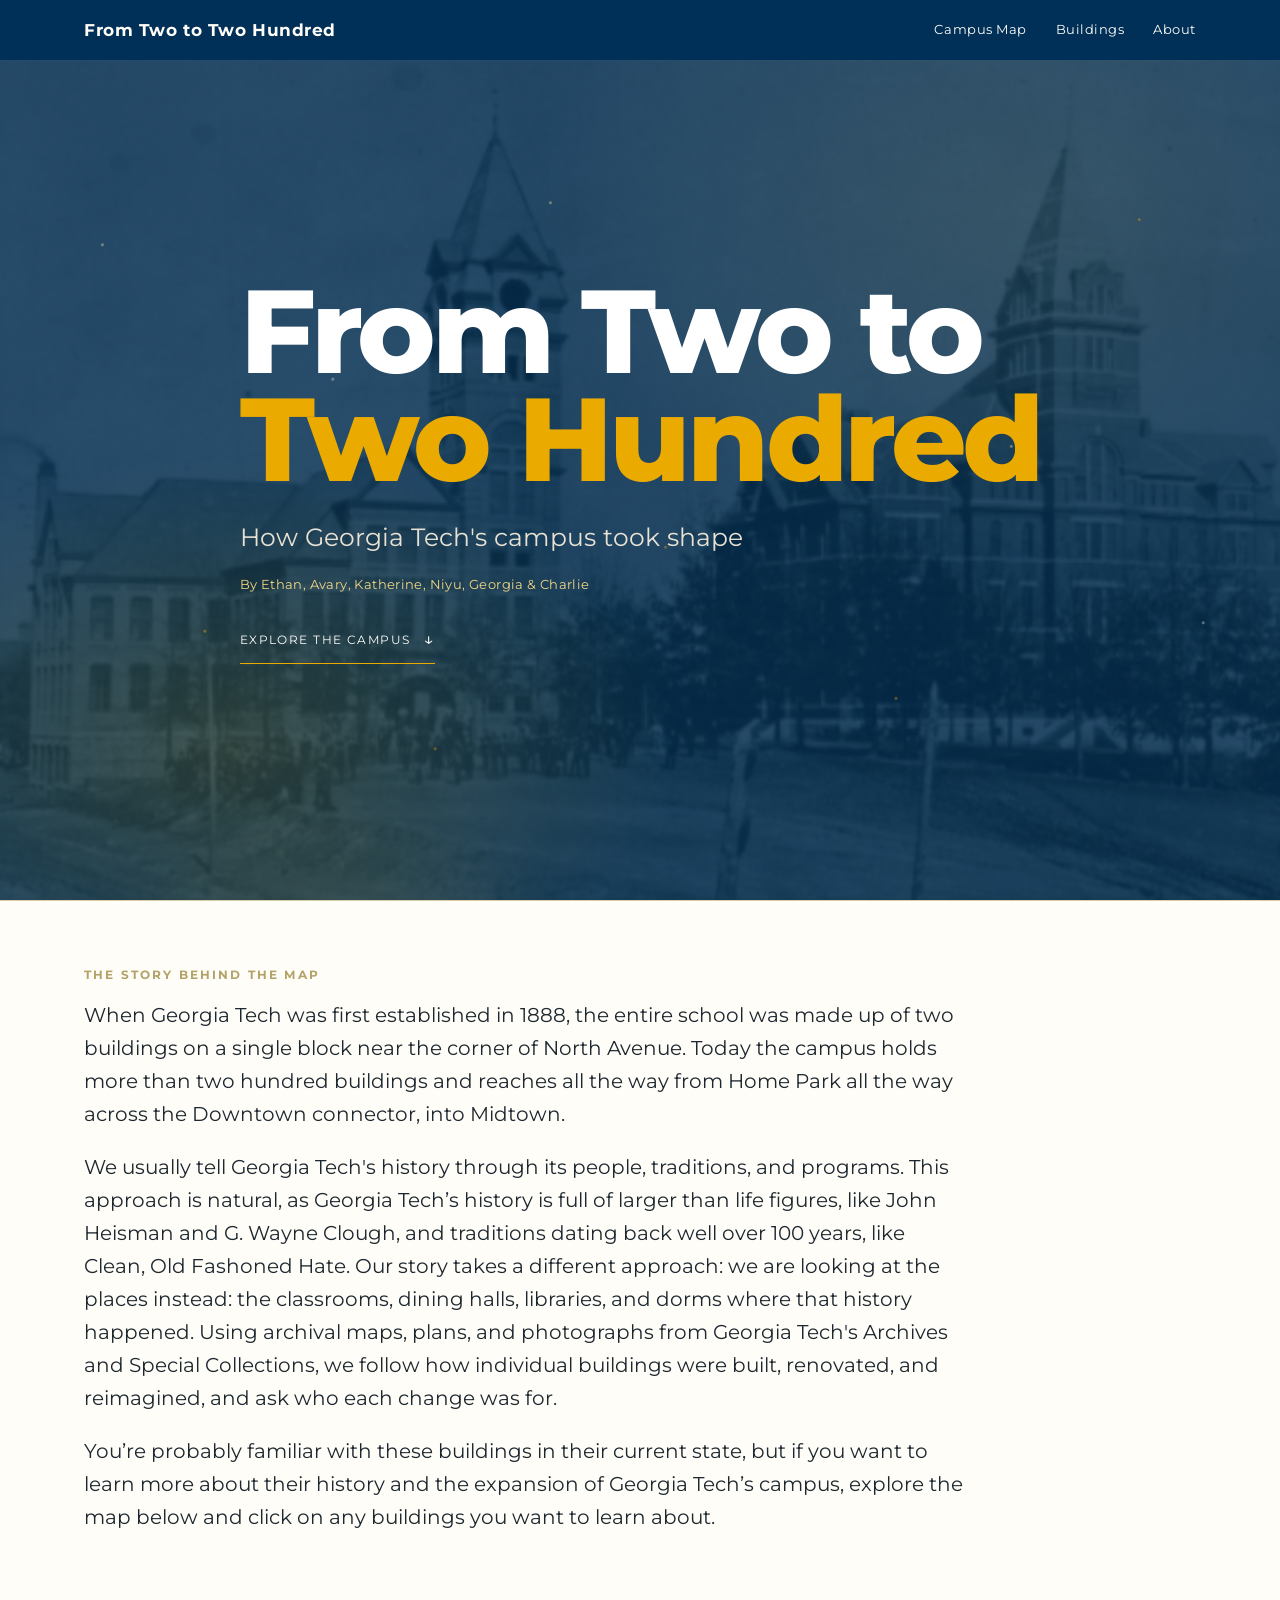
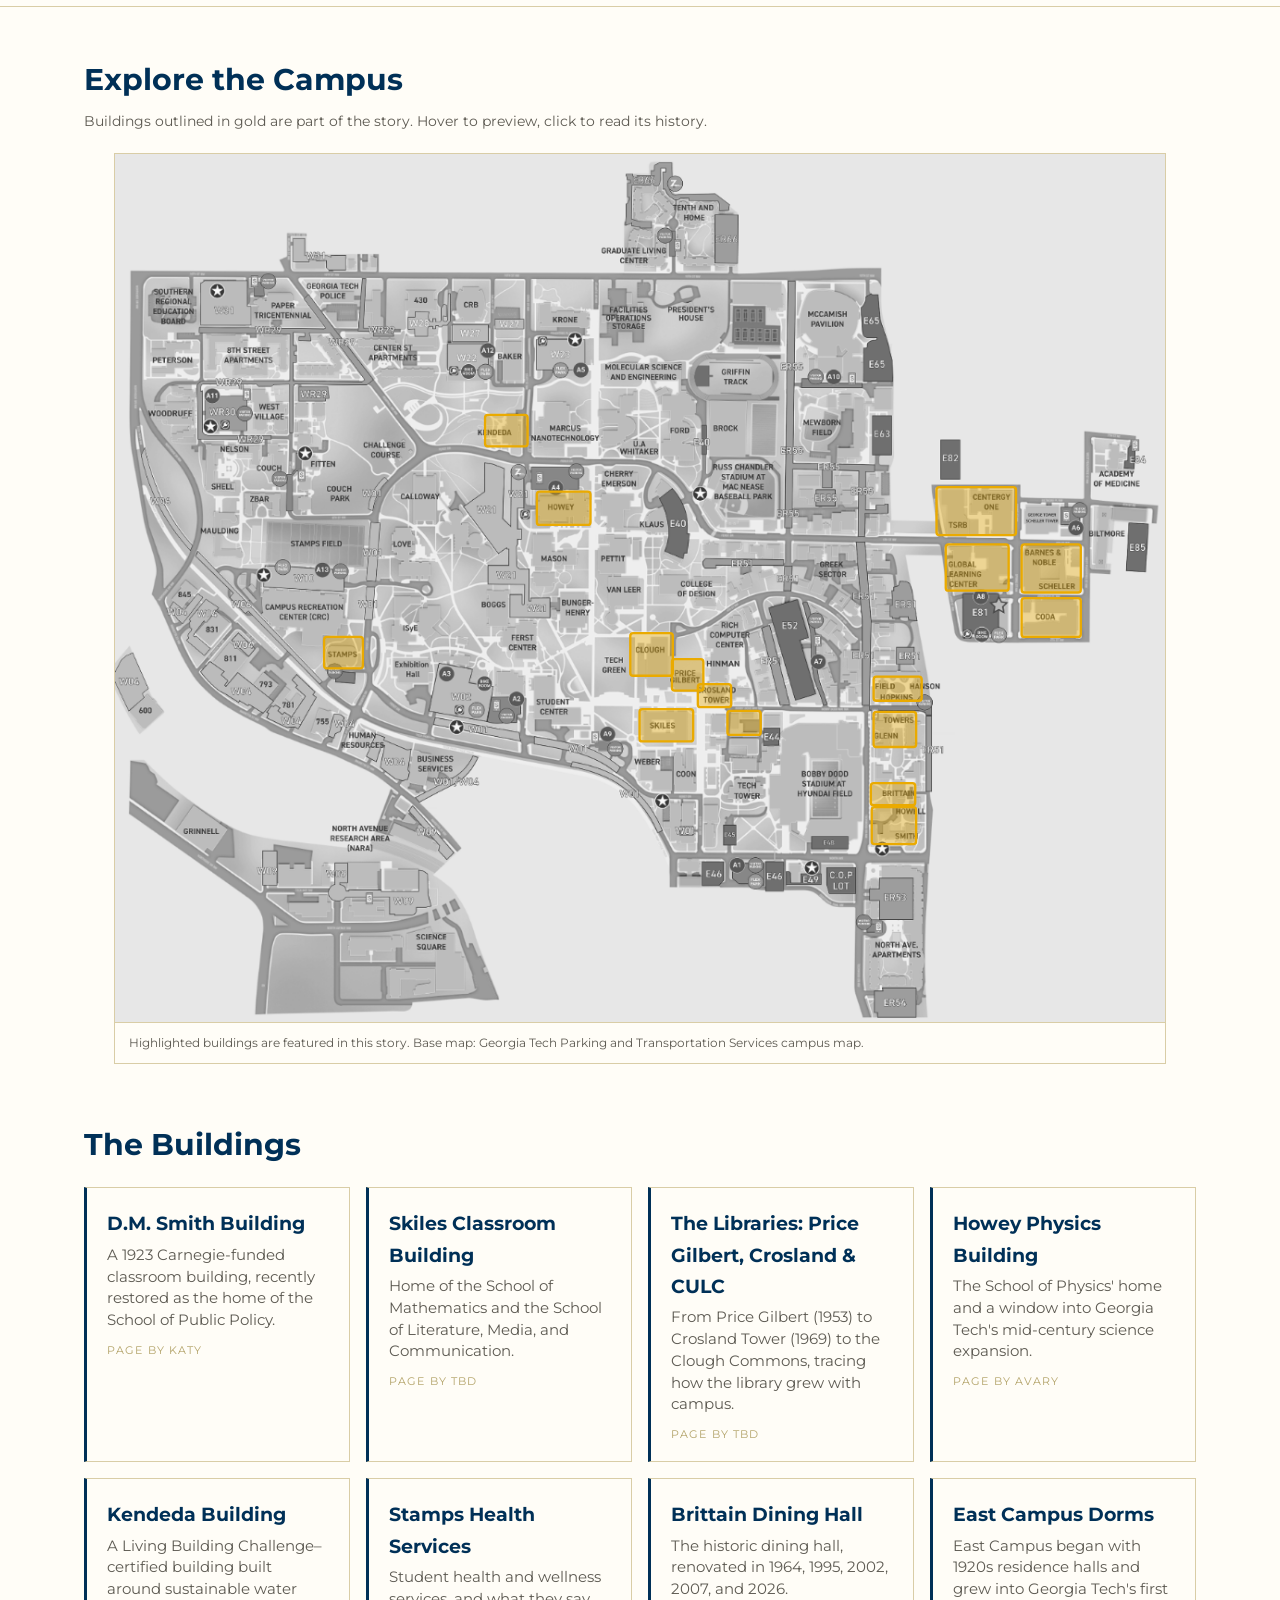
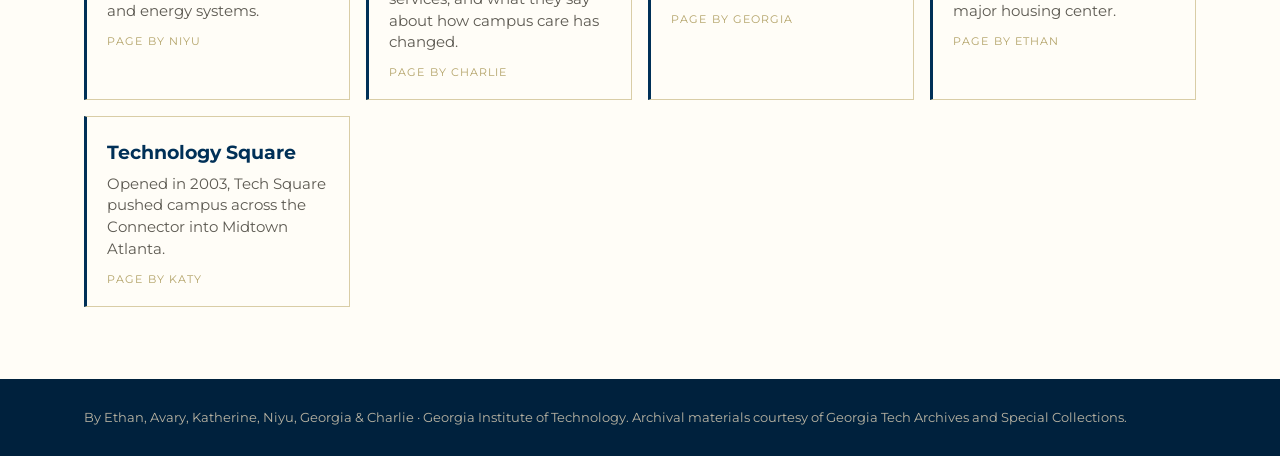
<file: index.html>
<!DOCTYPE html>
<html lang="en">
<head>
  <meta charset="UTF-8">
  <meta name="viewport" content="width=device-width, initial-scale=1.0">
  <title>From Two to Two Hundred: How Georgia Tech's Campus Took Shape</title>
  <meta name="description" content="A digital story on how Georgia Tech's campus grew from two buildings to over two hundred, told through archival sources.">
  <link rel="icon" type="image/png" sizes="64x64" href="assets/images/gt-favicon.png">
  <link rel="stylesheet" href="css/style.css">
</head>
<body>

  <header class="topbar">
    <div class="wrap">
      <a class="brand" href="index.html">From Two to Two Hundred</a>
      <nav>
        <a href="#map">Campus Map</a>
        <a href="#buildings">Buildings</a>
        <a href="about.html">About</a>
      </nav>
    </div>
  </header>

  <!-- ================= TITLE ================= -->
  <section class="hero">
    <div class="hero-cover">
      <img class="hero-photo" src="assets/images/tech-tower/hero.png" alt="">
      <div class="hero-ambient" aria-hidden="true"></div>
      <div class="hero-content wrap">
        <h1>From Two to<br><em>Two Hundred</em></h1>
        <p class="hero-subtitle">How Georgia Tech's campus took shape</p>
        <p class="hero-byline">By Ethan, Avary, Katherine, Niyu, Georgia &amp; Charlie</p>
        <a class="hero-link" href="#map">Explore the campus <span aria-hidden="true">&darr;</span></a>
      </div>
    </div>
  </section>

  <!-- ================= INTRODUCTION ================= -->
  <section class="intro-section">
    <div class="wrap">
      <p class="eyebrow">The story behind the map</p>
      <div class="intro">
        <p>
          When Georgia Tech was first established in 1888, the entire school was made up of two buildings on a single block near the corner of North Avenue. Today the campus holds more than two hundred buildings and reaches all the way from Home Park all the way across the Downtown connector, into Midtown.
        </p>
        <p>
          We usually tell Georgia Tech's history through its people, traditions, and programs. This approach is natural, as Georgia Tech&#x2019;s history is full of larger than life figures, like John Heisman and G. Wayne Clough, and traditions dating back well over 100 years, like Clean, Old Fashoned Hate. Our story takes a different approach: we are looking at the places instead: the classrooms, dining halls, libraries, and dorms where that history happened. Using archival maps, plans, and photographs from Georgia Tech's Archives and Special Collections, we follow how individual buildings were built, renovated, and reimagined, and ask who each change was for.
        </p>
        <p>
          You&#x2019;re probably familiar with these buildings in their current state, but if you want to learn more about their history and the expansion of Georgia Tech&#x2019;s campus, explore the map below and click on any buildings you want to learn about.
        </p>
      </div>
    </div>
  </section>

  <!-- ================= INTERACTIVE MAP ================= -->
  <section class="map-section" id="map">
    <div class="wrap">
      <h2>Explore the Campus</h2>
      <p class="hint">Buildings outlined in gold are part of the story. Hover to preview, click to read its history.</p>

      <div class="map-frame">
        <svg id="campus-map" viewBox="0 0 1135 938" role="img"
             aria-label="Map of Georgia Tech's campus with clickable buildings">
          <!-- Base map: assets/maps/campus.png (1135 x 938 px).
               Building hotspots are drawn on top by js/map.js using the
               pixel coordinates in js/buildings.js. -->
          <image href="assets/maps/campus.png" x="0" y="0" width="1135" height="938"/>

          <!-- Clickable buildings get drawn here by js/map.js -->
          <g id="building-layer"></g>
        </svg>

        <div class="map-tip" id="map-tip" role="tooltip"></div>

        <div class="map-caption">
          Highlighted buildings are featured in this story. Base map: Georgia Tech
          Parking and Transportation Services campus map.
        </div>
      </div>
    </div>
  </section>

  <!-- ================= BUILDING INDEX ================= -->
  <section class="index-section" id="buildings">
    <div class="wrap">
      <h2 style="font-size:30px;color:var(--navy);margin:0;">The Buildings</h2>
      <div class="card-grid" id="card-grid"><!-- filled by js/map.js --></div>
    </div>
  </section>

  <footer>
    <div class="wrap">
      By Ethan, Avary, Katherine, Niyu, Georgia &amp; Charlie · Georgia Institute of Technology.
      Archival materials courtesy of Georgia Tech Archives and Special Collections.
    </div>
  </footer>

  <script src="js/buildings.js"></script>
  <script src="js/map.js"></script>
</body>
</html>
</file>
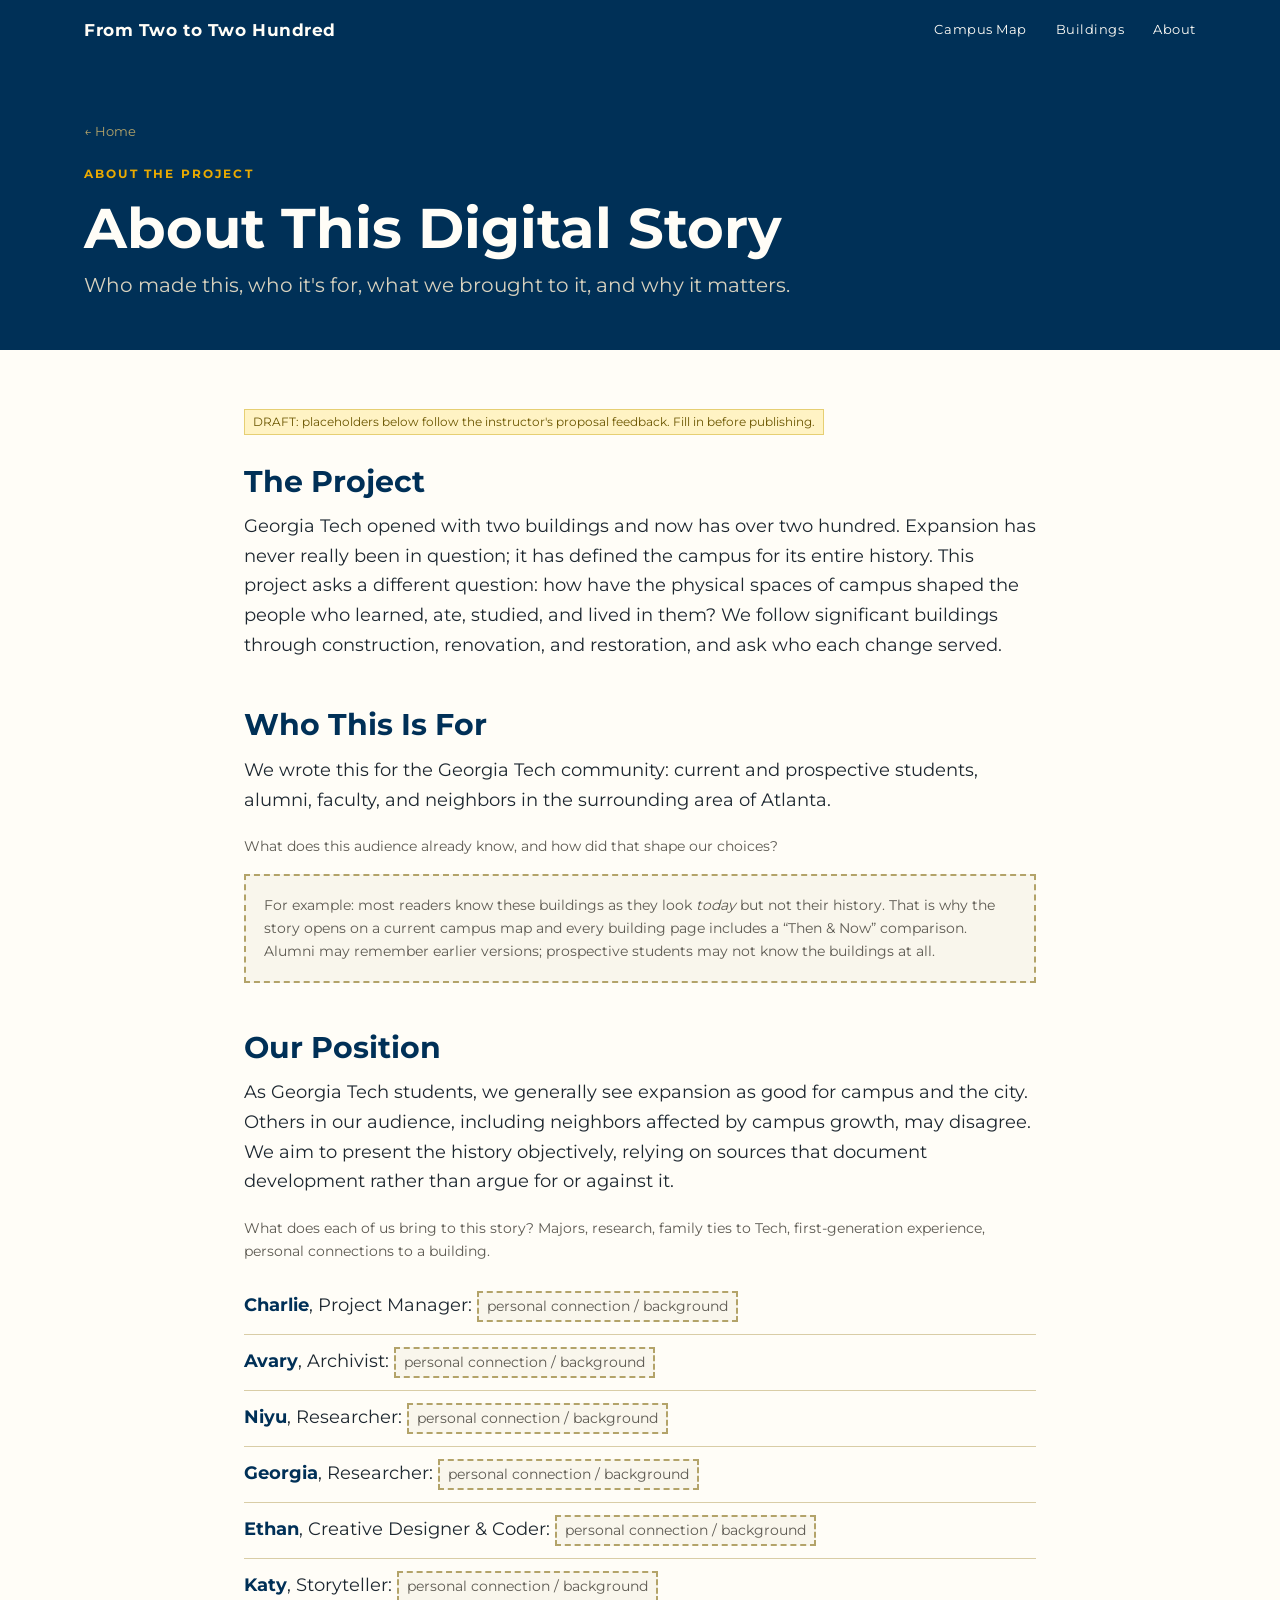
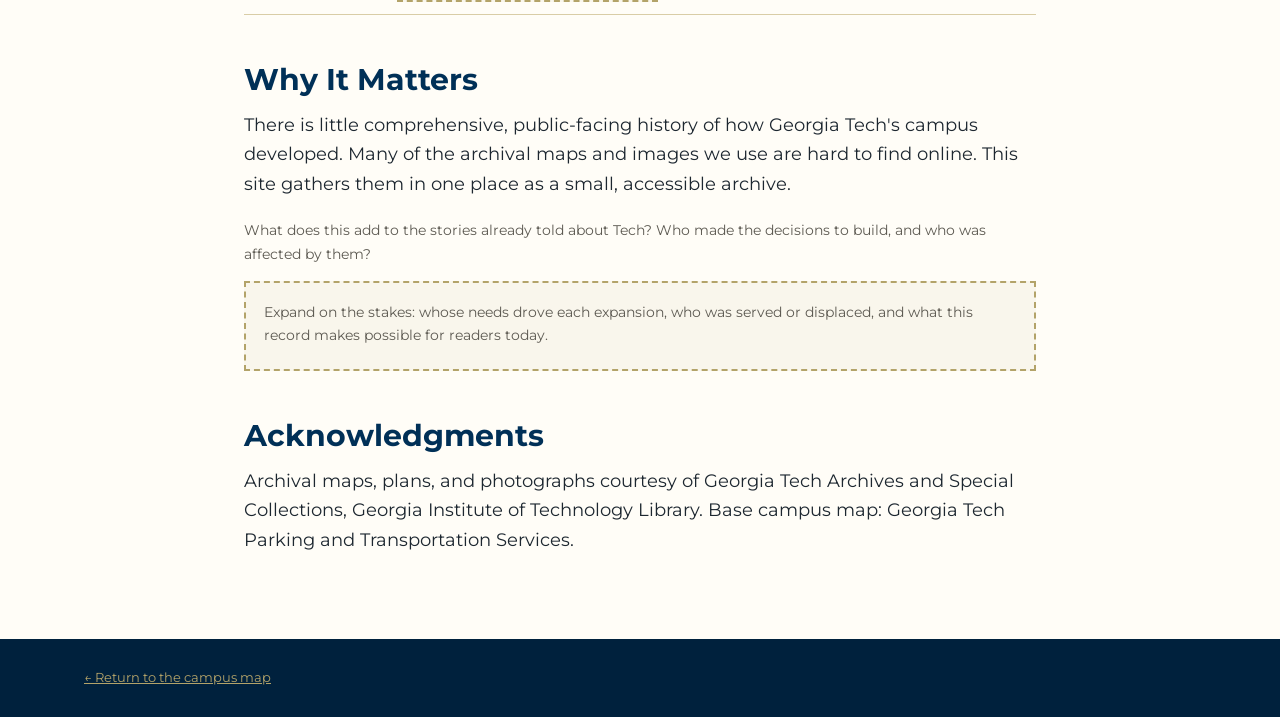
<file: about.html>
<!DOCTYPE html>
<html lang="en">
<head>
  <meta charset="UTF-8">
  <meta name="viewport" content="width=device-width, initial-scale=1.0">
  <title>About · From Two to Two Hundred</title>
  <link rel="icon" type="image/png" sizes="64x64" href="assets/images/gt-favicon.png">
  <link rel="stylesheet" href="css/style.css">
</head>
<body>

  <header class="topbar">
    <div class="wrap">
      <a class="brand" href="index.html">From Two to Two Hundred</a>
      <nav>
        <a href="index.html#map">Campus Map</a>
        <a href="index.html#buildings">Buildings</a>
        <a href="about.html">About</a>
      </nav>
    </div>
  </header>

  <section class="b-hero">
    <div class="wrap">
      <a class="back-link" href="index.html">&larr; Home</a>
      <p class="eyebrow">About the Project</p>
      <h1>About This Digital Story</h1>
      <p class="subtitle">Who made this, who it's for, what we brought to it, and why it matters.</p>
    </div>
  </section>

  <section class="section">
    <div class="wrap prose about-body">
      <span class="draft-note">DRAFT: placeholders below follow the instructor's proposal feedback. Fill in before publishing.</span>

      <h2 style="margin-top:12px;">The Project</h2>
      <p>
        Georgia Tech opened with two buildings and now has over two hundred. Expansion has
        never really been in question; it has defined the campus for its entire history.
        This project asks a different question: how have the physical spaces of campus
        shaped the people who learned, ate, studied, and lived in them? We follow
        significant buildings through construction, renovation, and restoration, and ask
        who each change served.
      </p>

      <h2>Who This Is For</h2>
      <p>
        We wrote this for the Georgia Tech community: current and prospective students,
        alumni, faculty, and neighbors in the surrounding area of Atlanta.
      </p>
      <p class="prompt">What does this audience already know, and how did that shape our choices?</p>
      <div class="placeholder ph-text">
        For example: most readers know these buildings as they look <em>today</em> but not their
        history. That is why the story opens on a current campus map and every building page
        includes a &ldquo;Then &amp; Now&rdquo; comparison. Alumni may remember earlier versions;
        prospective students may not know the buildings at all.
      </div>

      <h2>Our Position</h2>
      <p>
        As Georgia Tech students, we generally see expansion as good for campus and the
        city. Others in our audience, including neighbors affected by campus growth, may
        disagree. We aim to present the history objectively, relying on sources that
        document development rather than argue for or against it.
      </p>
      <p class="prompt">What does each of us bring to this story? Majors, research, family ties to Tech, first-generation experience, personal connections to a building.</p>
      <ul class="team-list">
        <li><strong>Charlie</strong>, Project Manager: <span class="placeholder" style="display:inline-block;padding:2px 8px;">personal connection / background</span></li>
        <li><strong>Avary</strong>, Archivist: <span class="placeholder" style="display:inline-block;padding:2px 8px;">personal connection / background</span></li>
        <li><strong>Niyu</strong>, Researcher: <span class="placeholder" style="display:inline-block;padding:2px 8px;">personal connection / background</span></li>
        <li><strong>Georgia</strong>, Researcher: <span class="placeholder" style="display:inline-block;padding:2px 8px;">personal connection / background</span></li>
        <li><strong>Ethan</strong>, Creative Designer &amp; Coder: <span class="placeholder" style="display:inline-block;padding:2px 8px;">personal connection / background</span></li>
        <li><strong>Katy</strong>, Storyteller: <span class="placeholder" style="display:inline-block;padding:2px 8px;">personal connection / background</span></li>
      </ul>

      <h2>Why It Matters</h2>
      <p>
        There is little comprehensive, public-facing history of how Georgia Tech's campus
        developed. Many of the archival maps and images we use are hard to find online.
        This site gathers them in one place as a small, accessible archive.
      </p>
      <p class="prompt">What does this add to the stories already told about Tech? Who made the decisions to build, and who was affected by them?</p>
      <div class="placeholder ph-text">
        Expand on the stakes: whose needs drove each expansion, who was served or displaced,
        and what this record makes possible for readers today.
      </div>

      <h2>Acknowledgments</h2>
      <p>
        Archival maps, plans, and photographs courtesy of Georgia Tech Archives and Special
        Collections, Georgia Institute of Technology Library. Base campus map: Georgia Tech
        Parking and Transportation Services.
      </p>
    </div>
  </section>

  <footer style="margin-top:56px;">
    <div class="wrap"><a href="index.html">&larr; Return to the campus map</a></div>
  </footer>
</body>
</html>
</file>
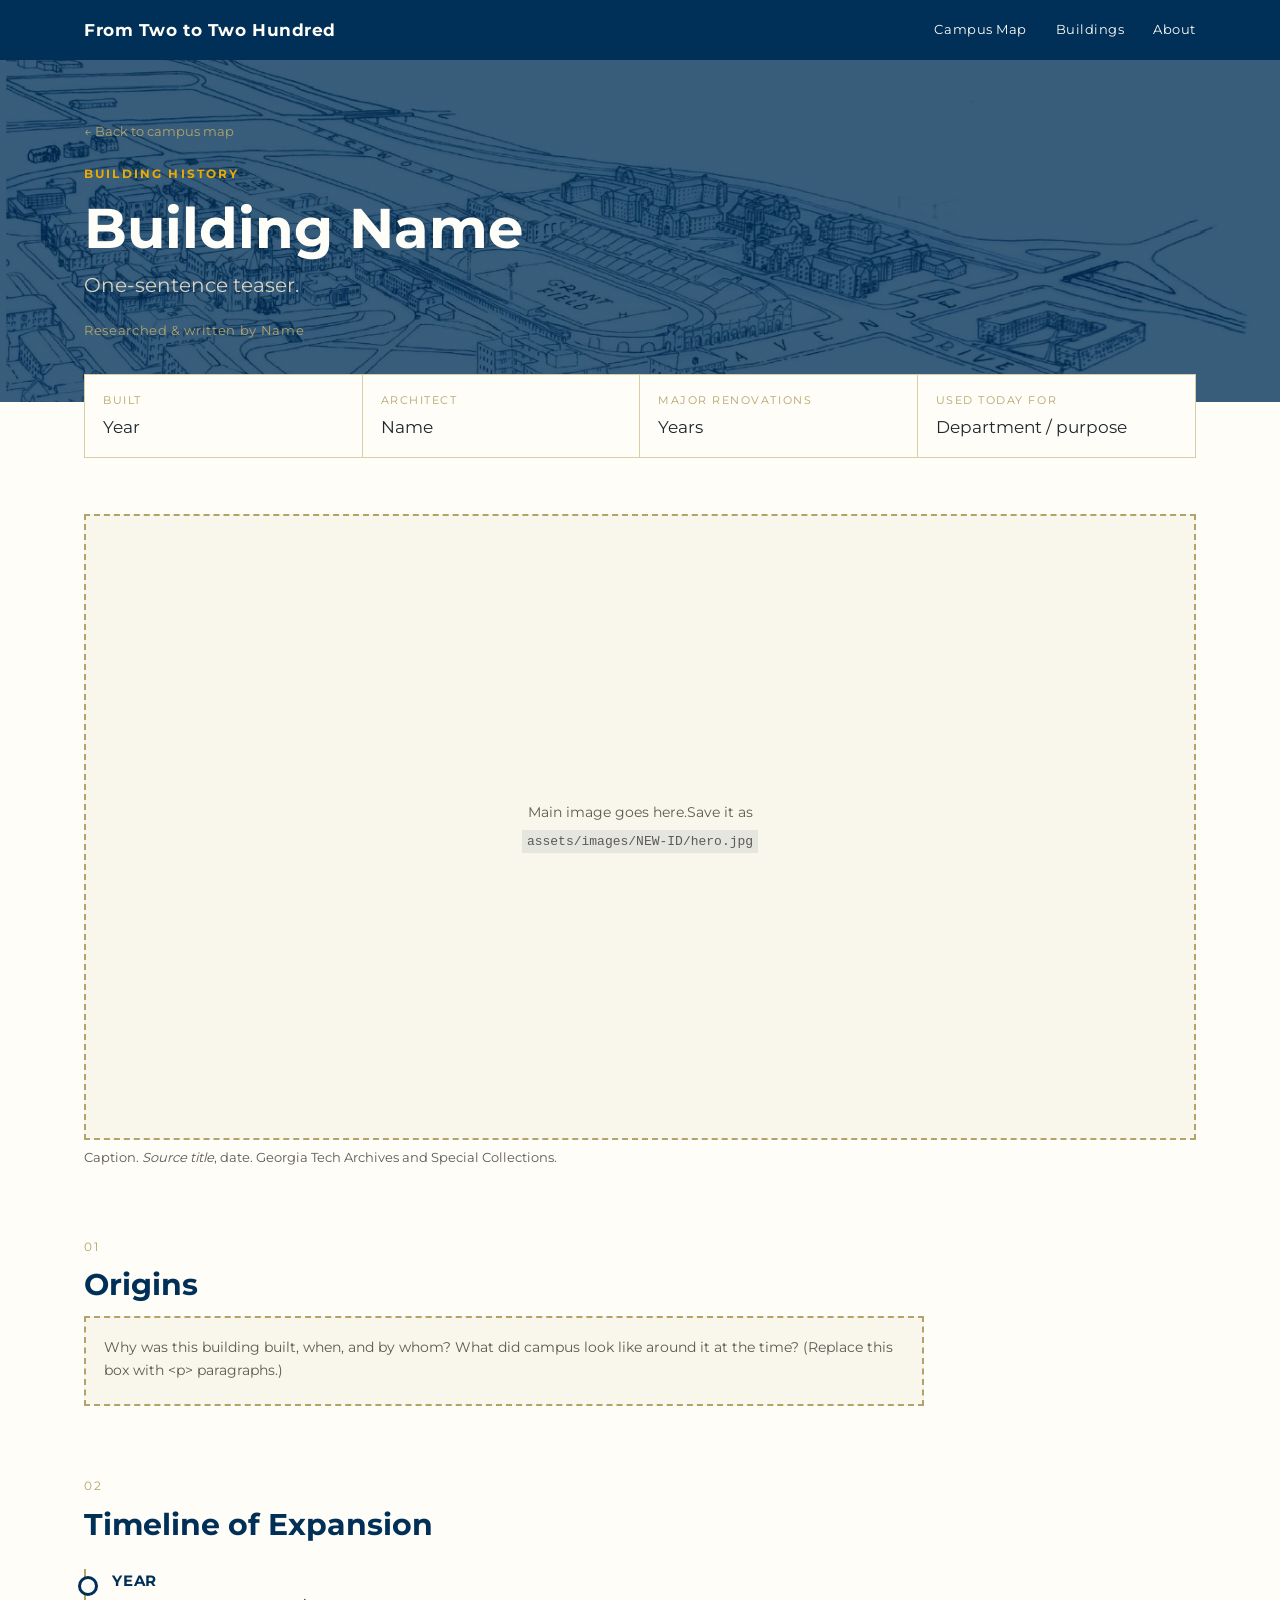
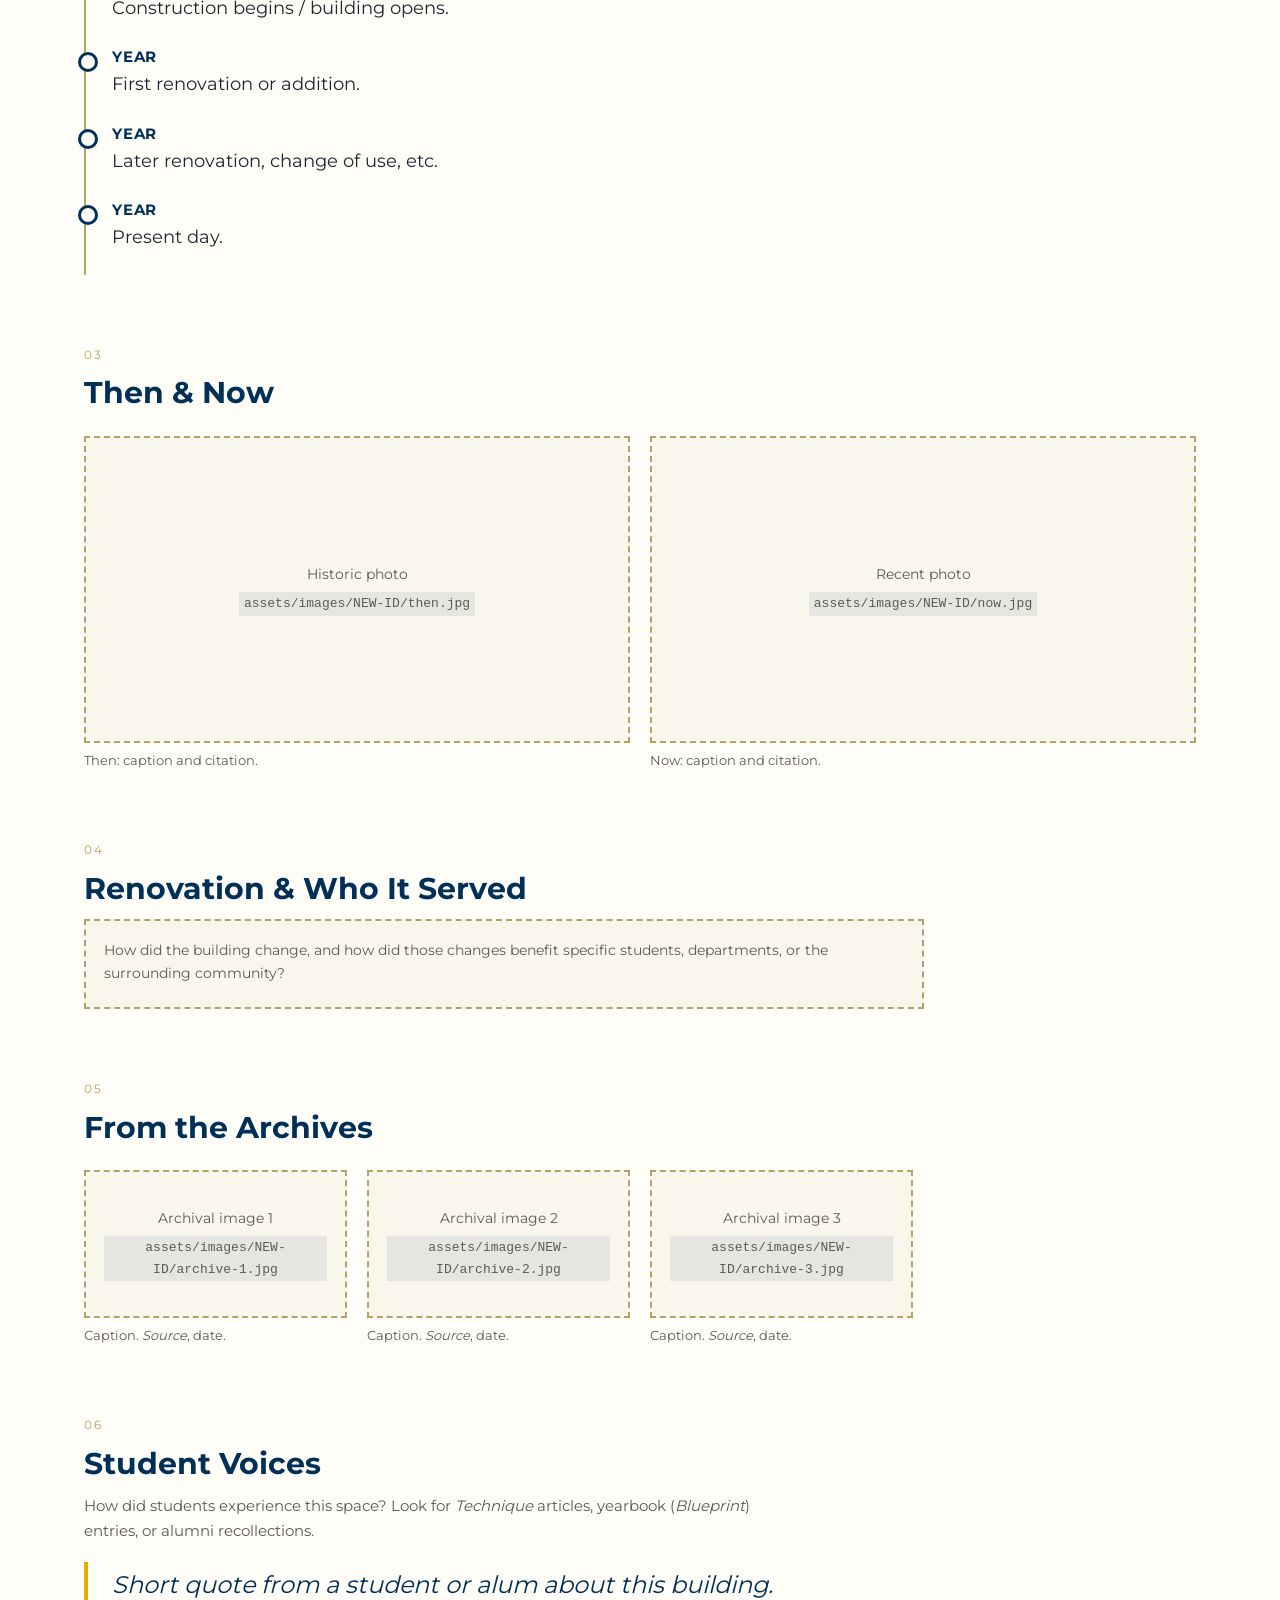
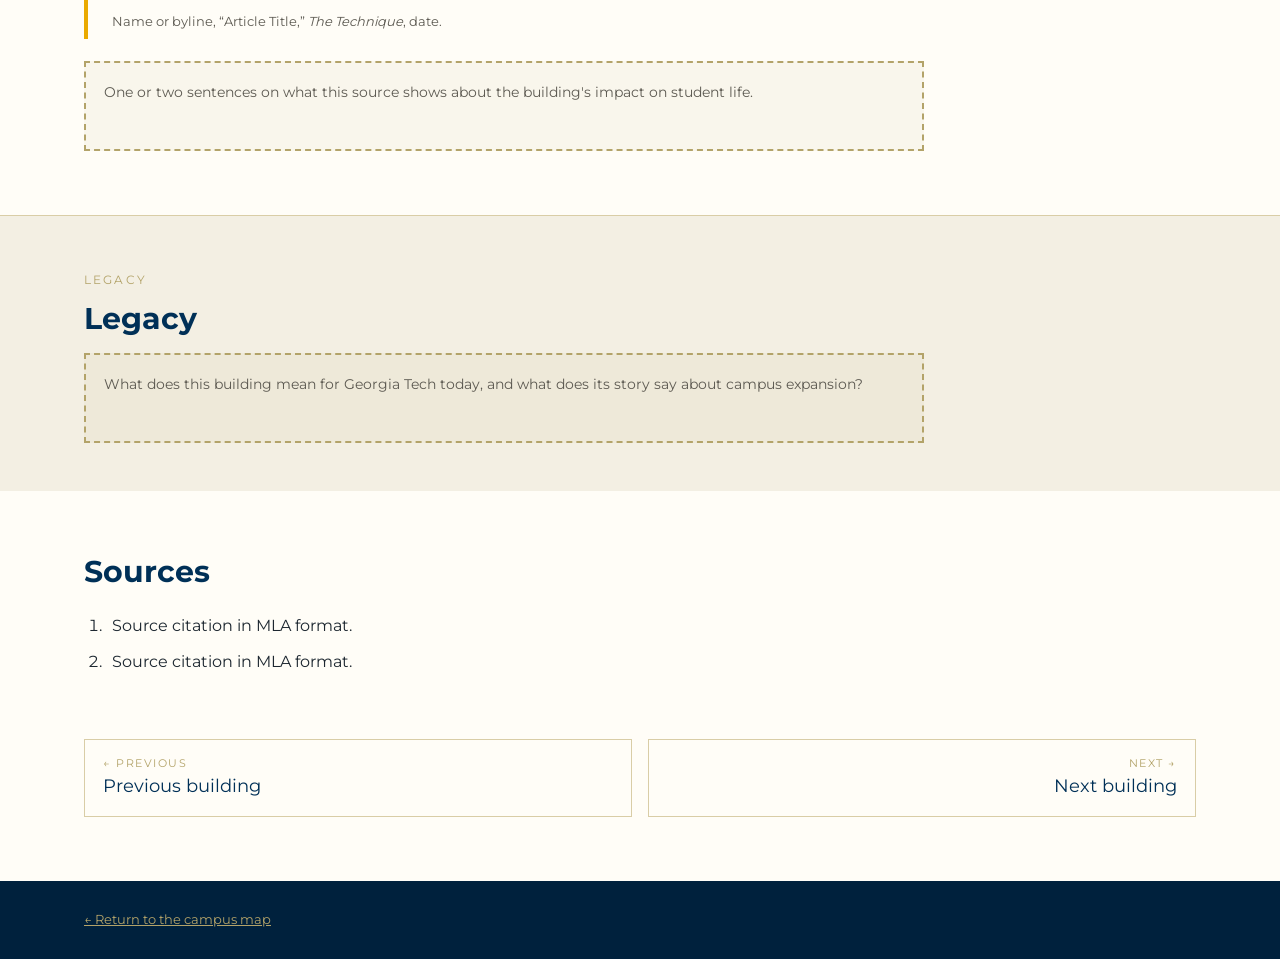
<file: buildings/_template.html>
<!DOCTYPE html>
<html lang="en">
<head>
  <meta charset="UTF-8">
  <meta name="viewport" content="width=device-width, initial-scale=1.0">
  <title>Building Name · From Two to Two Hundred</title>
  <link rel="icon" type="image/png" sizes="64x64" href="../assets/images/gt-favicon.png">
  <link rel="stylesheet" href="../css/style.css">
</head>
<body>

  <header class="topbar">
    <div class="wrap">
      <a class="brand" href="../index.html">From Two to Two Hundred</a>
      <nav>
        <a href="../index.html#map">Campus Map</a>
        <a href="../index.html#buildings">Buildings</a>
        <a href="../about.html">About</a>
      </nav>
    </div>
  </header>

  <!-- ================= TITLE ================= -->
  <section class="b-hero archive-hero">
    <div class="wrap">
      <a class="back-link" href="../index.html#map">&larr; Back to campus map</a>
      <p class="eyebrow">Building History</p>
      <h1>Building Name</h1>
      <p class="subtitle">One-sentence teaser.</p>
      <p class="byline">Researched &amp; written by Name</p>
      <!-- Replace the default campus-plan image and add its source credit when creating a building page. -->
    </div>
  </section>

  <!-- ================= QUICK FACTS (edit the values) ================= -->
  <div class="wrap">
    <dl class="facts">
      <div><dt>Built</dt><dd>Year</dd></div>
      <div><dt>Architect</dt><dd>Name</dd></div>
      <div><dt>Major renovations</dt><dd>Years</dd></div>
      <div><dt>Used today for</dt><dd>Department / purpose</dd></div>
    </dl>
  </div>

  <!-- ================= HERO IMAGE ================= -->
  <section class="section">
    <div class="wrap">
      <figure>
        <!-- Replace this placeholder with:
             <img src="../assets/images/NEW-ID/hero.jpg" alt="Describe the image"> -->
        <div class="placeholder ph-image">
          Main image goes here.Save it as <code>assets/images/NEW-ID/hero.jpg</code>
        </div>
        <figcaption>Caption. <cite>Source title</cite>, date. Georgia Tech Archives and Special Collections.</figcaption>
      </figure>
    </div>
  </section>

  <!-- ================= 1. ORIGINS ================= -->
  <section class="section">
    <div class="wrap">
      <span class="section-num">01</span>
      <h2>Origins</h2>
      <div class="prose">
        <div class="placeholder ph-text">
          Why was this building built, when, and by whom? What did campus look like around it at the time?
          (Replace this box with &lt;p&gt; paragraphs.)
        </div>
      </div>
    </div>
  </section>

  <!-- ================= 2. TIMELINE ================= -->
  <section class="section">
    <div class="wrap">
      <span class="section-num">02</span>
      <h2>Timeline of Expansion</h2>
      <ol class="timeline">
        <li><span class="year">YEAR</span>Construction begins / building opens.</li>
        <li><span class="year">YEAR</span>First renovation or addition.</li>
        <li><span class="year">YEAR</span>Later renovation, change of use, etc.</li>
        <li><span class="year">YEAR</span>Present day.</li>
      </ol>
    </div>
  </section>

  <!-- ================= 3. THEN & NOW ================= -->
  <section class="section">
    <div class="wrap">
      <span class="section-num">03</span>
      <h2>Then &amp; Now</h2>
      <div class="compare">
        <figure>
          <div class="placeholder ph-image">Historic photo<code>assets/images/NEW-ID/then.jpg</code></div>
          <figcaption>Then: caption and citation.</figcaption>
        </figure>
        <figure>
          <div class="placeholder ph-image">Recent photo<code>assets/images/NEW-ID/now.jpg</code></div>
          <figcaption>Now: caption and citation.</figcaption>
        </figure>
      </div>
    </div>
  </section>

  <!-- ================= 4. RENOVATION & WHO IT SERVED ================= -->
  <section class="section">
    <div class="wrap">
      <span class="section-num">04</span>
      <h2>Renovation &amp; Who It Served</h2>
      <div class="prose">
        <div class="placeholder ph-text">
          How did the building change, and how did those changes benefit specific students,
          departments, or the surrounding community?
        </div>
      </div>
    </div>
  </section>

  <!-- ================= 5. FROM THE ARCHIVES ================= -->
  <section class="section">
    <div class="wrap">
      <span class="section-num">05</span>
      <h2>From the Archives</h2>
      <div class="gallery">
        <figure>
          <div class="placeholder ph-image">Archival image 1<code>assets/images/NEW-ID/archive-1.jpg</code></div>
          <figcaption>Caption. <cite>Source</cite>, date.</figcaption>
        </figure>
        <figure>
          <div class="placeholder ph-image">Archival image 2<code>assets/images/NEW-ID/archive-2.jpg</code></div>
          <figcaption>Caption. <cite>Source</cite>, date.</figcaption>
        </figure>
        <figure>
          <div class="placeholder ph-image">Archival image 3<code>assets/images/NEW-ID/archive-3.jpg</code></div>
          <figcaption>Caption. <cite>Source</cite>, date.</figcaption>
        </figure>
      </div>
    </div>
  </section>

  <!-- ================= 6. STUDENT VOICES ================= -->
  <section class="section">
    <div class="wrap">
      <span class="section-num">06</span>
      <h2>Student Voices</h2>
      <p class="section-lede">How did students experience this space? Look for
        <em>Technique</em> articles, yearbook (<em>Blueprint</em>) entries, or alumni recollections.</p>
      <blockquote class="pullquote">
        <p>Short quote from a student or alum about this building.</p>
        <footer>Name or byline, &ldquo;Article Title,&rdquo; <cite>The Technique</cite>, date.</footer>
      </blockquote>
      <div class="prose">
        <div class="placeholder ph-text">
          One or two sentences on what this source shows about the building's impact on student life.
        </div>
      </div>
    </div>
  </section>

  <!-- ================= LEGACY ================= -->
  <section class="legacy">
    <div class="wrap">
      <span class="section-num">LEGACY</span>
      <h2 style="font-size:30px;color:var(--navy);margin:0 0 10px;">Legacy</h2>
      <div class="prose" style="max-width:70ch;">
        <div class="placeholder ph-text">
          What does this building mean for Georgia Tech today, and what does its story say about campus expansion?
        </div>
      </div>
    </div>
  </section>

  <!-- ================= SOURCES (MLA) ================= -->
  <section class="section sources">
    <div class="wrap">
      <h2>Sources</h2>
      <ol>
        <li>Source citation in MLA format.</li>
        <li>Source citation in MLA format.</li>
      </ol>
    </div>
  </section>

  <!-- ================= PREV / NEXT ================= -->
  <div class="wrap">
    <nav class="pager">
      <a class="prev" href="howey.html"><span class="dir">&larr; Previous</span>Previous building</a>
      <a class="next" href="skiles.html"><span class="dir">Next &rarr;</span>Next building</a>
    </nav>
  </div>

  <footer>
    <div class="wrap"><a href="../index.html">&larr; Return to the campus map</a></div>
  </footer>

</body>
</html>
</file>
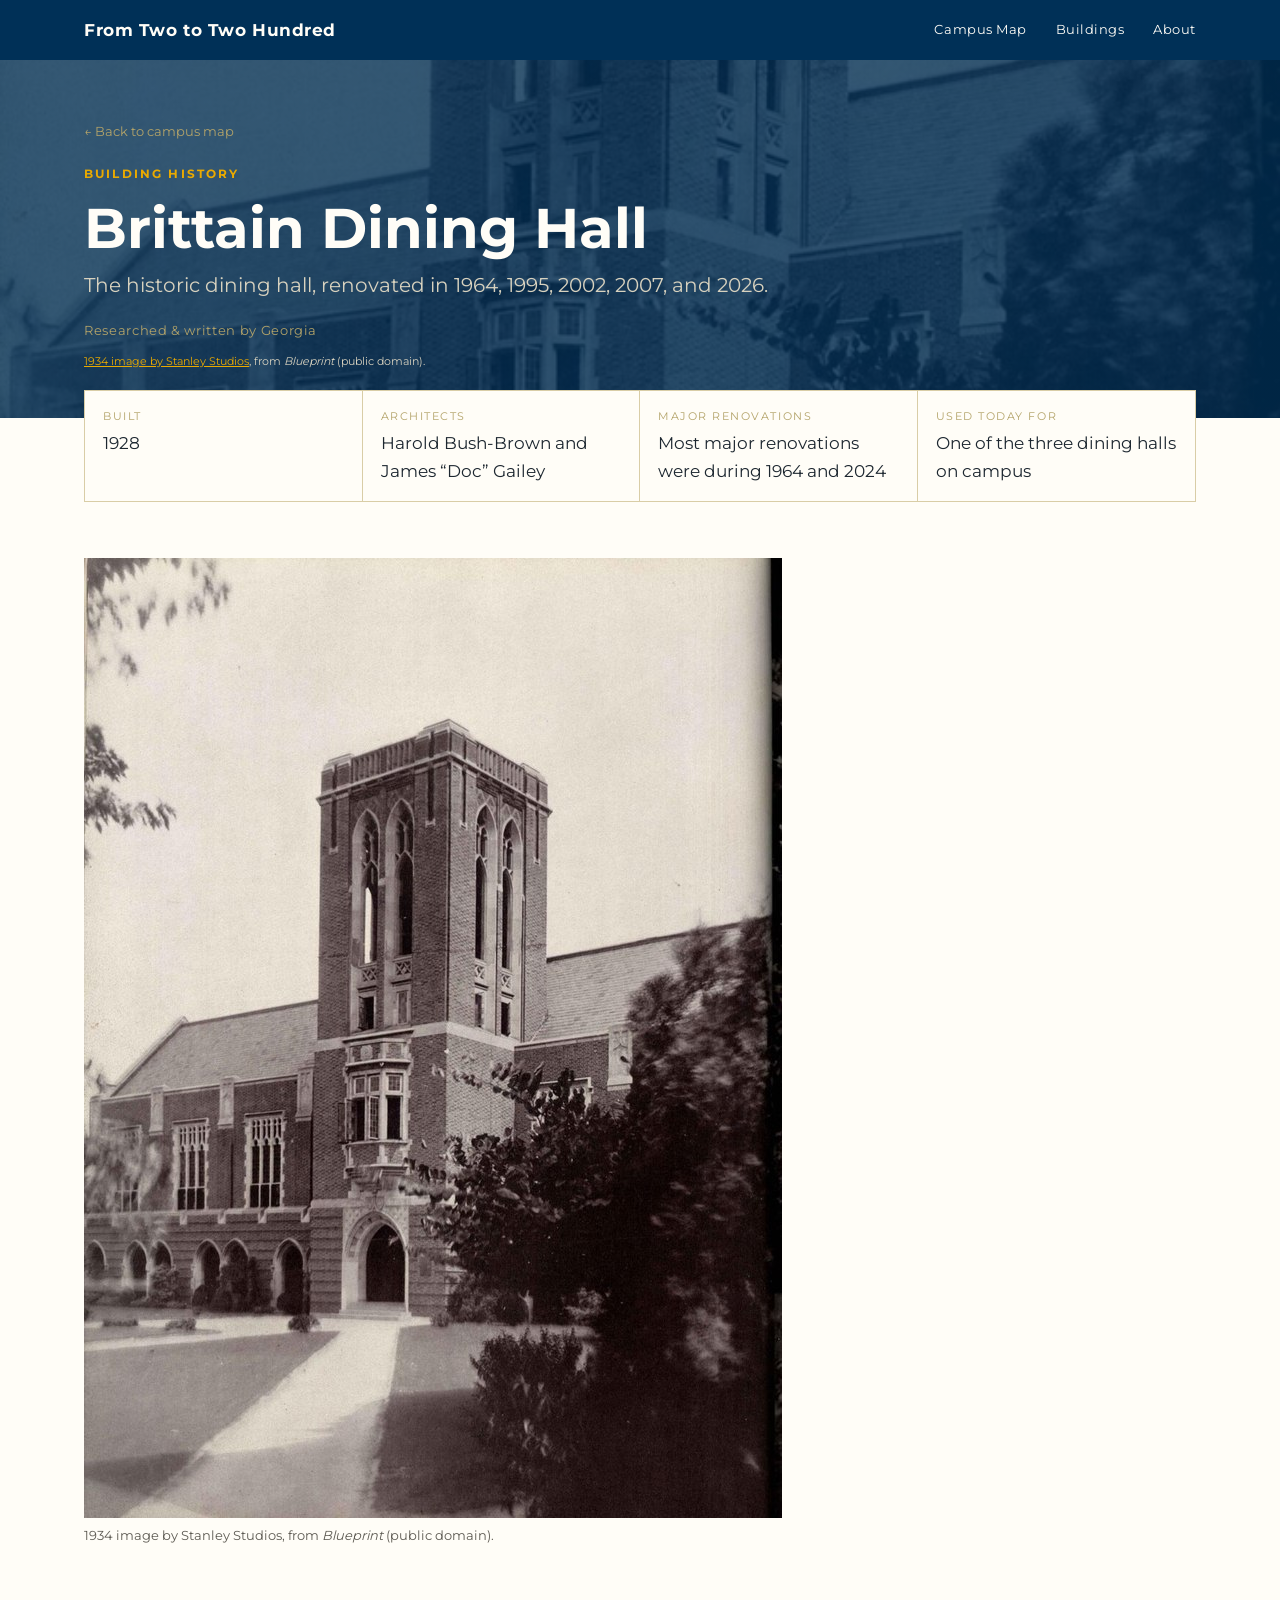
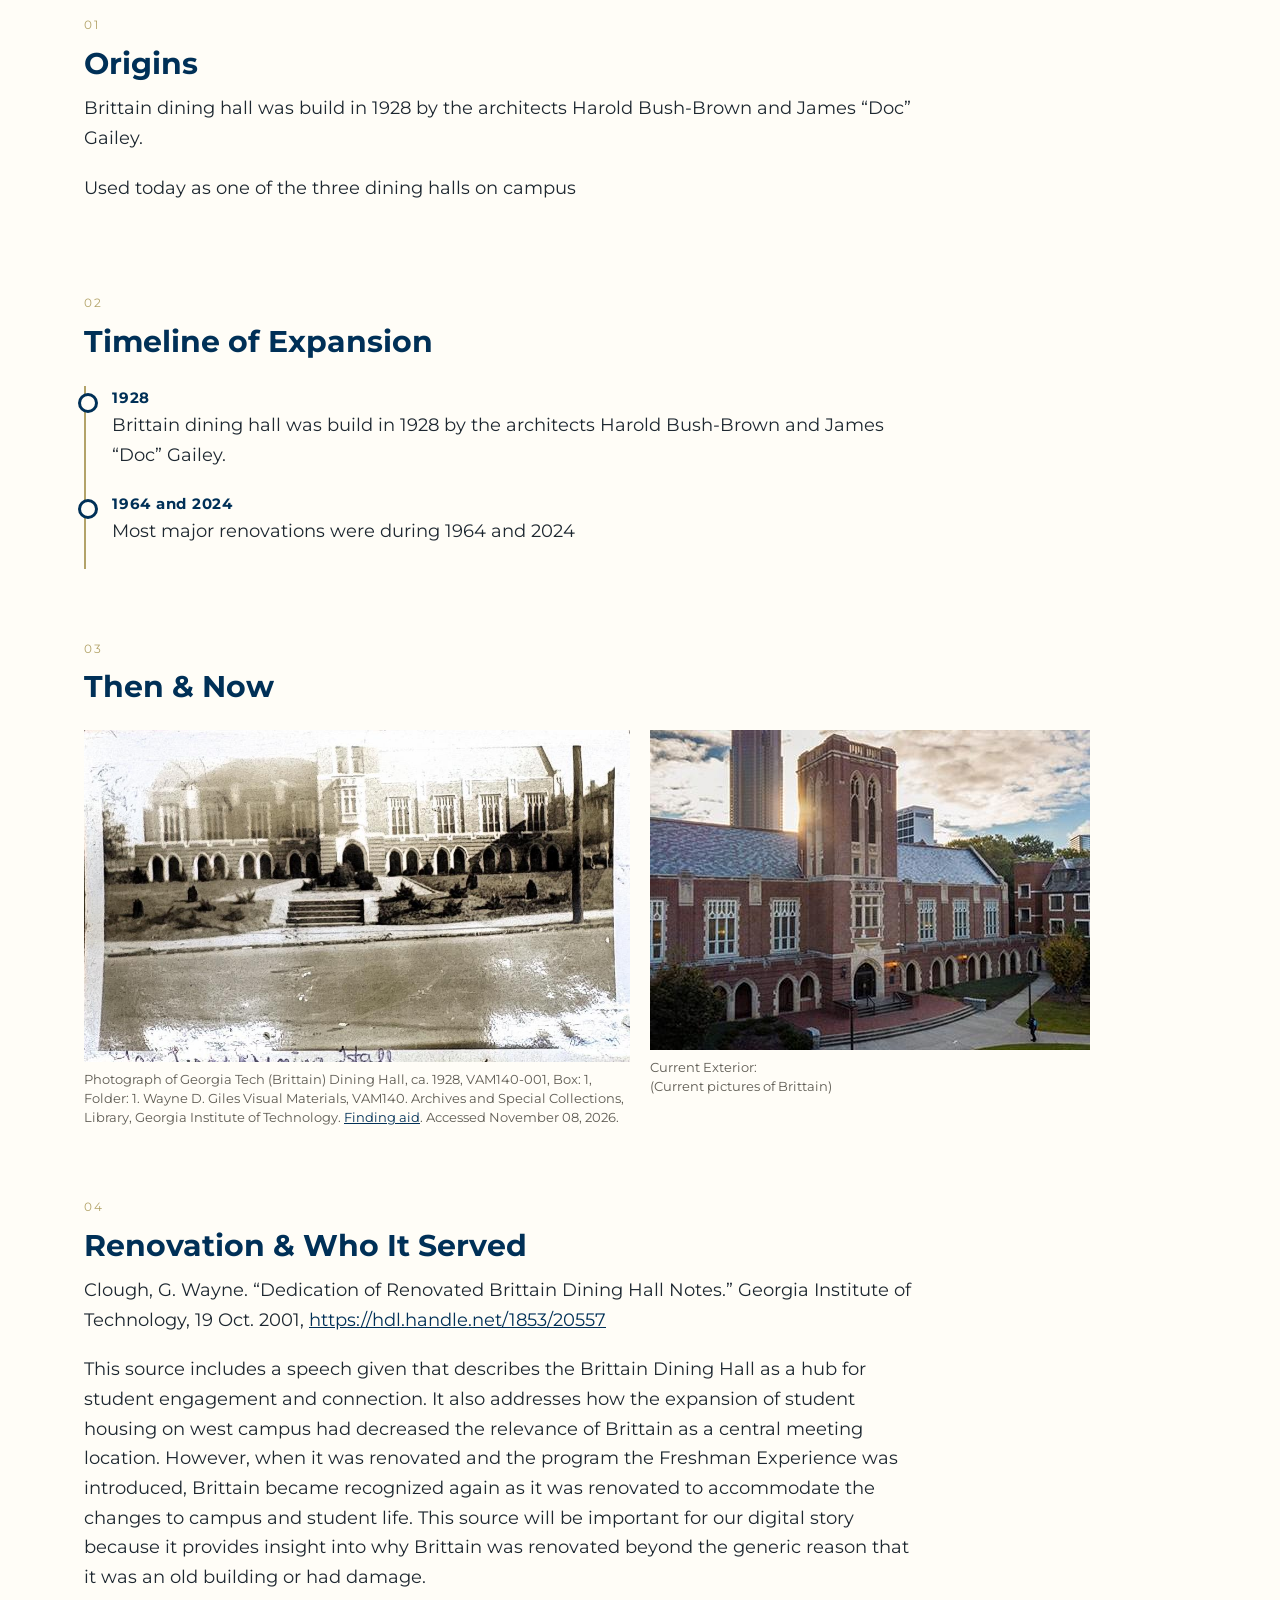
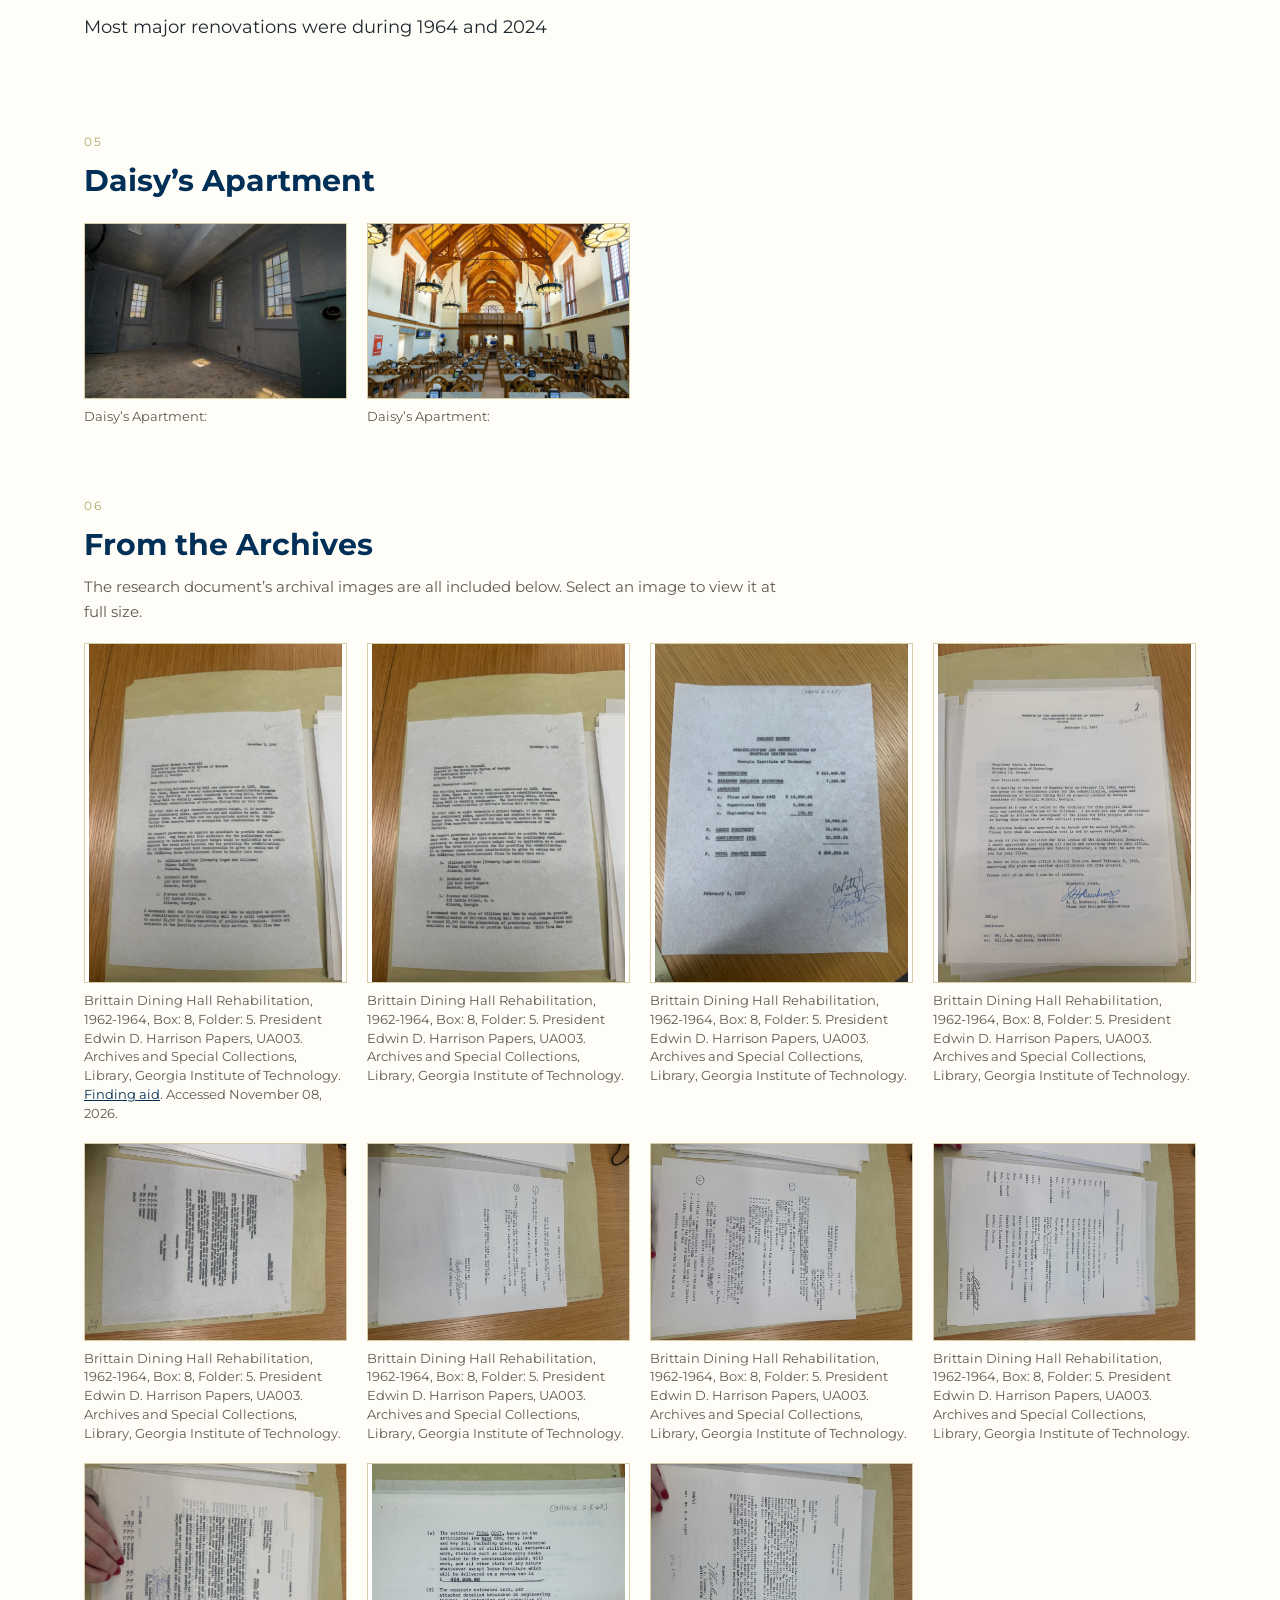
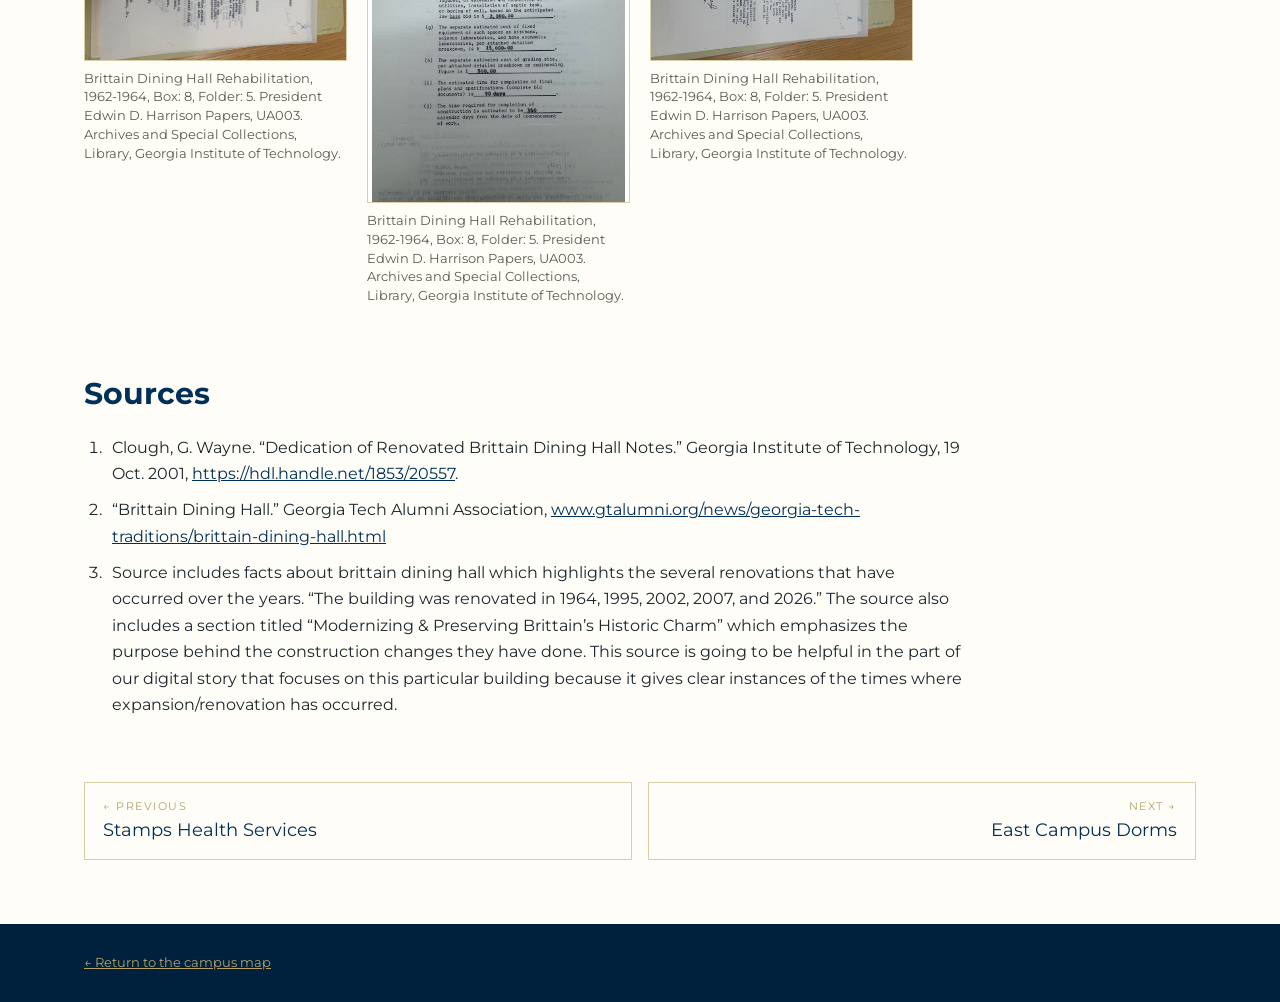
<file: buildings/brittain.html>
<!DOCTYPE html>
<html lang="en">
<head>
  <meta charset="UTF-8">
  <meta name="viewport" content="width=device-width, initial-scale=1.0">
  <title>Brittain Dining Hall · From Two to Two Hundred</title>
  <link rel="icon" type="image/png" sizes="64x64" href="../assets/images/gt-favicon.png">
  <link rel="stylesheet" href="../css/style.css">
</head>
<body>

  <header class="topbar">
    <div class="wrap">
      <a class="brand" href="../index.html">From Two to Two Hundred</a>
      <nav>
        <a href="../index.html#map">Campus Map</a>
        <a href="../index.html#buildings">Buildings</a>
        <a href="../about.html">About</a>
      </nav>
    </div>
  </header>

  <section class="b-hero archive-hero" style="--hero-image: url('../assets/images/brittain/historic-1934.jpg')">
    <div class="wrap">
      <a class="back-link" href="../index.html#map">&larr; Back to campus map</a>
      <p class="eyebrow">Building History</p>
      <h1>Brittain Dining Hall</h1>
      <p class="subtitle">The historic dining hall, renovated in 1964, 1995, 2002, 2007, and 2026.</p>
      <p class="byline">Researched &amp; written by Georgia</p>
      <p class="hero-image-credit"><a href="https://commons.wikimedia.org/wiki/File:Brittain_Dining_Hall,_circa_1934.pdf">1934 image by Stanley Studios</a>, from <cite>Blueprint</cite> (public domain).</p>
    </div>
  </section>

  <div class="wrap">
    <dl class="facts">
      <div><dt>Built</dt><dd>1928</dd></div>
      <div><dt>Architects</dt><dd>Harold Bush‑Brown and James “Doc” Gailey</dd></div>
      <div><dt>Major renovations</dt><dd>Most major renovations were during 1964 and 2024</dd></div>
      <div><dt>Used today for</dt><dd>One of the three dining halls on campus</dd></div>
    </dl>
  </div>

  <section class="section">
    <div class="wrap">
      <figure>
        <img src="../assets/images/brittain/historic-1934.jpg" alt="Brittain Dining Hall in a 1934 photograph by Stanley Studios.">
        <figcaption>1934 image by Stanley Studios, from <cite>Blueprint</cite> (public domain).</figcaption>
      </figure>
    </div>
  </section>

  <section class="section">
    <div class="wrap">
      <span class="section-num">01</span>
      <h2>Origins</h2>
      <div class="prose">
        <p>Brittain dining hall was build in 1928 by the architects Harold Bush‑Brown and James “Doc” Gailey.</p>
        <p>Used today as one of the three dining halls on campus</p>
      </div>
    </div>
  </section>

  <section class="section">
    <div class="wrap">
      <span class="section-num">02</span>
      <h2>Timeline of Expansion</h2>
      <ol class="timeline">
        <li><span class="year">1928</span>Brittain dining hall was build in 1928 by the architects Harold Bush‑Brown and James “Doc” Gailey.</li>
        <li><span class="year">1964 and 2024</span>Most major renovations were during 1964 and 2024</li>
      </ol>
    </div>
  </section>

  <section class="section">
    <div class="wrap">
      <span class="section-num">03</span>
      <h2>Then &amp; Now</h2>
      <div class="compare">
        <figure>
          <a href="../assets/images/brittain/research-photos/image-1.jpg"><img src="../assets/images/brittain/research-photos/image-1.jpg" alt="Historic photograph of Brittain Dining Hall, ca. 1928."></a>
          <figcaption>Photograph of Georgia Tech (Brittain) Dining Hall, ca. 1928, VAM140-001, Box: 1, Folder: 1. Wayne D. Giles Visual Materials, VAM140. Archives and Special Collections, Library, Georgia Institute of Technology. <a href="https://finding-aids.library.gatech.edu/repositories/2/archival_objects/47701">Finding aid</a>. Accessed November 08, 2026.</figcaption>
        </figure>
        <figure>
          <a href="../assets/images/brittain/research-photos/image-2.jpg"><img src="../assets/images/brittain/research-photos/image-2.jpg" alt="Current exterior of Brittain Dining Hall."></a>
          <figcaption>Current Exterior:<br>(Current pictures of Brittain)</figcaption>
        </figure>
      </div>
    </div>
  </section>

  <section class="section">
    <div class="wrap">
      <span class="section-num">04</span>
      <h2>Renovation &amp; Who It Served</h2>
      <div class="prose">
        <p>Clough, G. Wayne. “Dedication of Renovated Brittain Dining Hall Notes.” Georgia Institute of Technology, 19 Oct. 2001, <a href="https://hdl.handle.net/1853/20557">https://hdl.handle.net/1853/20557</a></p>
        <p>This source includes a speech given that describes the Brittain Dining Hall as a hub for student engagement and connection. It also addresses how the expansion of student housing on west campus had decreased the relevance of Brittain as a central meeting location. However, when it was renovated and the program the Freshman Experience was introduced, Brittain became recognized again as it was renovated to accommodate the changes to campus and student life. This source will be important for our digital story because it provides insight into why Brittain was renovated beyond the generic reason that it was an old building or had damage.</p>
        <p>Most major renovations were during 1964 and 2024</p>
      </div>
    </div>
  </section>

  <section class="section">
    <div class="wrap">
      <span class="section-num">05</span>
      <h2>Daisy’s Apartment</h2>
      <div class="gallery research-gallery">
        <figure><a href="../assets/images/brittain/research-photos/image-3.jpg"><img src="../assets/images/brittain/research-photos/image-3.jpg" alt="Interior photograph from the Brittain Dining Hall research document."></a><figcaption>Daisy’s Apartment:</figcaption></figure>
        <figure><a href="../assets/images/brittain/research-photos/image-7.jpg"><img src="../assets/images/brittain/research-photos/image-7.jpg" alt="Interior photograph from the Brittain Dining Hall research document."></a><figcaption>Daisy’s Apartment:</figcaption></figure>
      </div>
    </div>
  </section>

  <section class="section">
    <div class="wrap">
      <span class="section-num">06</span>
      <h2>From the Archives</h2>
      <p class="section-lede">The research document’s archival images are all included below. Select an image to view it at full size.</p>
      <div class="gallery research-gallery">
        <figure><a href="../assets/images/brittain/research-photos/image-8.jpg"><img src="../assets/images/brittain/research-photos/image-8.jpg" alt="Archival research image of Brittain Dining Hall, image 8."></a><figcaption>Brittain Dining Hall Rehabilitation, 1962-1964, Box: 8, Folder: 5. President Edwin D. Harrison Papers, UA003. Archives and Special Collections, Library, Georgia Institute of Technology. <a href="https://finding-aids.library.gatech.edu/repositories/2/archival_objects/6947">Finding aid</a>. Accessed November 08, 2026.</figcaption></figure>
        <figure><a href="../assets/images/brittain/research-photos/image-9.jpg"><img src="../assets/images/brittain/research-photos/image-9.jpg" alt="Archival research image of Brittain Dining Hall, image 9."></a><figcaption>Brittain Dining Hall Rehabilitation, 1962-1964, Box: 8, Folder: 5. President Edwin D. Harrison Papers, UA003. Archives and Special Collections, Library, Georgia Institute of Technology.</figcaption></figure>
        <figure><a href="../assets/images/brittain/research-photos/image-13.jpg"><img src="../assets/images/brittain/research-photos/image-13.jpg" alt="Archival research image of Brittain Dining Hall, image 13."></a><figcaption>Brittain Dining Hall Rehabilitation, 1962-1964, Box: 8, Folder: 5. President Edwin D. Harrison Papers, UA003. Archives and Special Collections, Library, Georgia Institute of Technology.</figcaption></figure>
        <figure><a href="../assets/images/brittain/research-photos/image-14.jpg"><img src="../assets/images/brittain/research-photos/image-14.jpg" alt="Archival research image of Brittain Dining Hall, image 14."></a><figcaption>Brittain Dining Hall Rehabilitation, 1962-1964, Box: 8, Folder: 5. President Edwin D. Harrison Papers, UA003. Archives and Special Collections, Library, Georgia Institute of Technology.</figcaption></figure>
        <figure><a href="../assets/images/brittain/research-photos/image-10.jpg"><img src="../assets/images/brittain/research-photos/image-10.jpg" alt="Archival research image of Brittain Dining Hall, image 10."></a><figcaption>Brittain Dining Hall Rehabilitation, 1962-1964, Box: 8, Folder: 5. President Edwin D. Harrison Papers, UA003. Archives and Special Collections, Library, Georgia Institute of Technology.</figcaption></figure>
        <figure><a href="../assets/images/brittain/research-photos/image-5.jpg"><img src="../assets/images/brittain/research-photos/image-5.jpg" alt="Archival research image of Brittain Dining Hall, image 5."></a><figcaption>Brittain Dining Hall Rehabilitation, 1962-1964, Box: 8, Folder: 5. President Edwin D. Harrison Papers, UA003. Archives and Special Collections, Library, Georgia Institute of Technology.</figcaption></figure>
        <figure><a href="../assets/images/brittain/research-photos/image-11.jpg"><img src="../assets/images/brittain/research-photos/image-11.jpg" alt="Archival research image of Brittain Dining Hall, image 11."></a><figcaption>Brittain Dining Hall Rehabilitation, 1962-1964, Box: 8, Folder: 5. President Edwin D. Harrison Papers, UA003. Archives and Special Collections, Library, Georgia Institute of Technology.</figcaption></figure>
        <figure><a href="../assets/images/brittain/research-photos/image-15.jpg"><img src="../assets/images/brittain/research-photos/image-15.jpg" alt="Archival research image of Brittain Dining Hall, image 15."></a><figcaption>Brittain Dining Hall Rehabilitation, 1962-1964, Box: 8, Folder: 5. President Edwin D. Harrison Papers, UA003. Archives and Special Collections, Library, Georgia Institute of Technology.</figcaption></figure>
        <figure><a href="../assets/images/brittain/research-photos/image-4.jpg"><img src="../assets/images/brittain/research-photos/image-4.jpg" alt="Archival research image of Brittain Dining Hall, image 4."></a><figcaption>Brittain Dining Hall Rehabilitation, 1962-1964, Box: 8, Folder: 5. President Edwin D. Harrison Papers, UA003. Archives and Special Collections, Library, Georgia Institute of Technology.</figcaption></figure>
        <figure><a href="../assets/images/brittain/research-photos/image-12.jpg"><img src="../assets/images/brittain/research-photos/image-12.jpg" alt="Archival research image of Brittain Dining Hall, image 12."></a><figcaption>Brittain Dining Hall Rehabilitation, 1962-1964, Box: 8, Folder: 5. President Edwin D. Harrison Papers, UA003. Archives and Special Collections, Library, Georgia Institute of Technology.</figcaption></figure>
        <figure><a href="../assets/images/brittain/research-photos/image-6.jpg"><img src="../assets/images/brittain/research-photos/image-6.jpg" alt="Archival research image of Brittain Dining Hall, image 6."></a><figcaption>Brittain Dining Hall Rehabilitation, 1962-1964, Box: 8, Folder: 5. President Edwin D. Harrison Papers, UA003. Archives and Special Collections, Library, Georgia Institute of Technology.</figcaption></figure>
      </div>
    </div>
  </section>

  <section class="section sources">
    <div class="wrap">
      <h2>Sources</h2>
      <ol>
        <li>Clough, G. Wayne. “Dedication of Renovated Brittain Dining Hall Notes.” Georgia Institute of Technology, 19 Oct. 2001, <a href="https://hdl.handle.net/1853/20557">https://hdl.handle.net/1853/20557</a>.</li>
        <li>“Brittain Dining Hall.” Georgia Tech Alumni Association, <a href="https://www.gtalumni.org/news/georgia-tech-traditions/brittain-dining-hall.html">www.gtalumni.org/news/georgia-tech-traditions/brittain-dining-hall.html</a></li>
        <li>Source includes facts about brittain dining hall which highlights the several renovations that have occurred over the years. “The building was renovated in 1964, 1995, 2002, 2007, and 2026.” The source also includes a section titled “Modernizing &amp; Preserving Brittain’s Historic Charm” which emphasizes the purpose behind the construction changes they have done. This source is going to be helpful in the part of our digital story that focuses on this particular building because it gives clear instances of the times where expansion/renovation has occurred.</li>
      </ol>
    </div>
  </section>

  <div class="wrap">
    <nav class="pager">
      <a class="prev" href="stamps.html"><span class="dir">&larr; Previous</span>Stamps Health Services</a>
      <a class="next" href="east-campus-dorms.html"><span class="dir">Next &rarr;</span>East Campus Dorms</a>
    </nav>
  </div>

  <footer>
    <div class="wrap"><a href="../index.html">&larr; Return to the campus map</a></div>
  </footer>

</body>
</html>
</file>
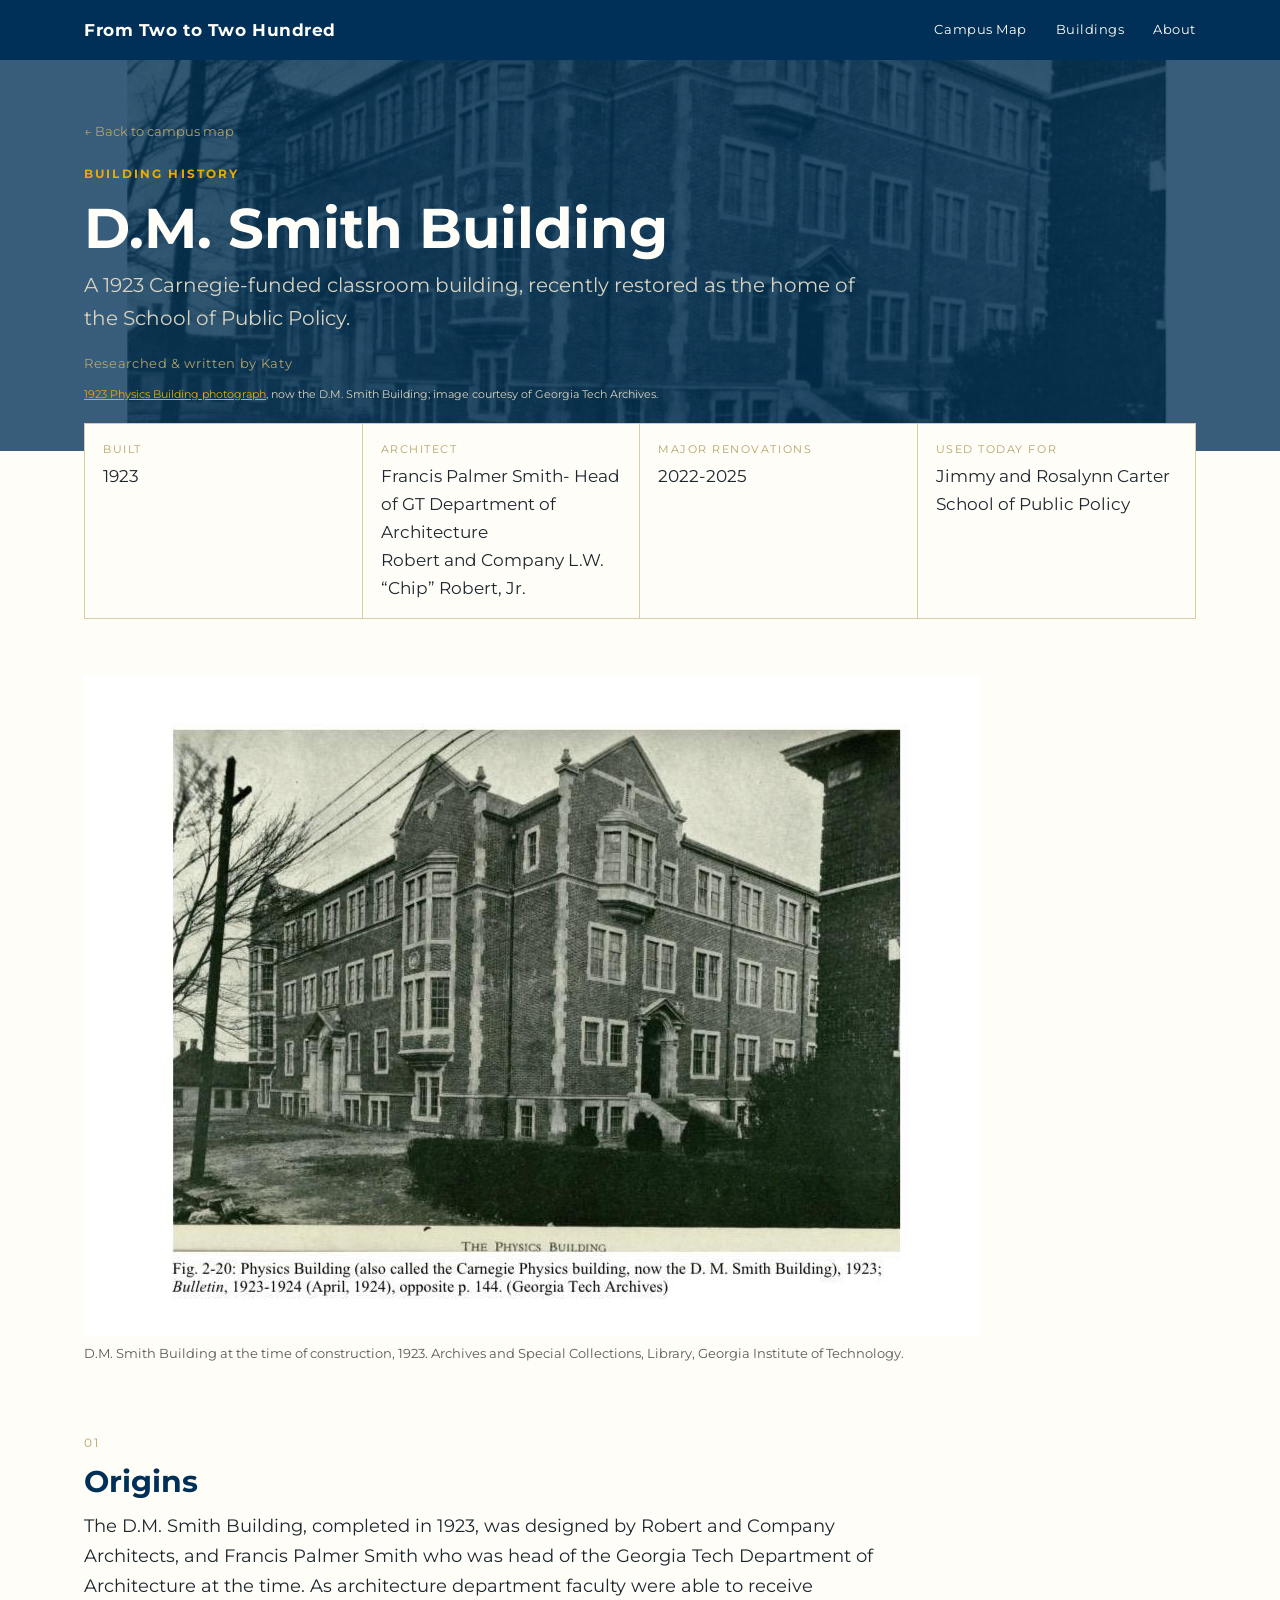
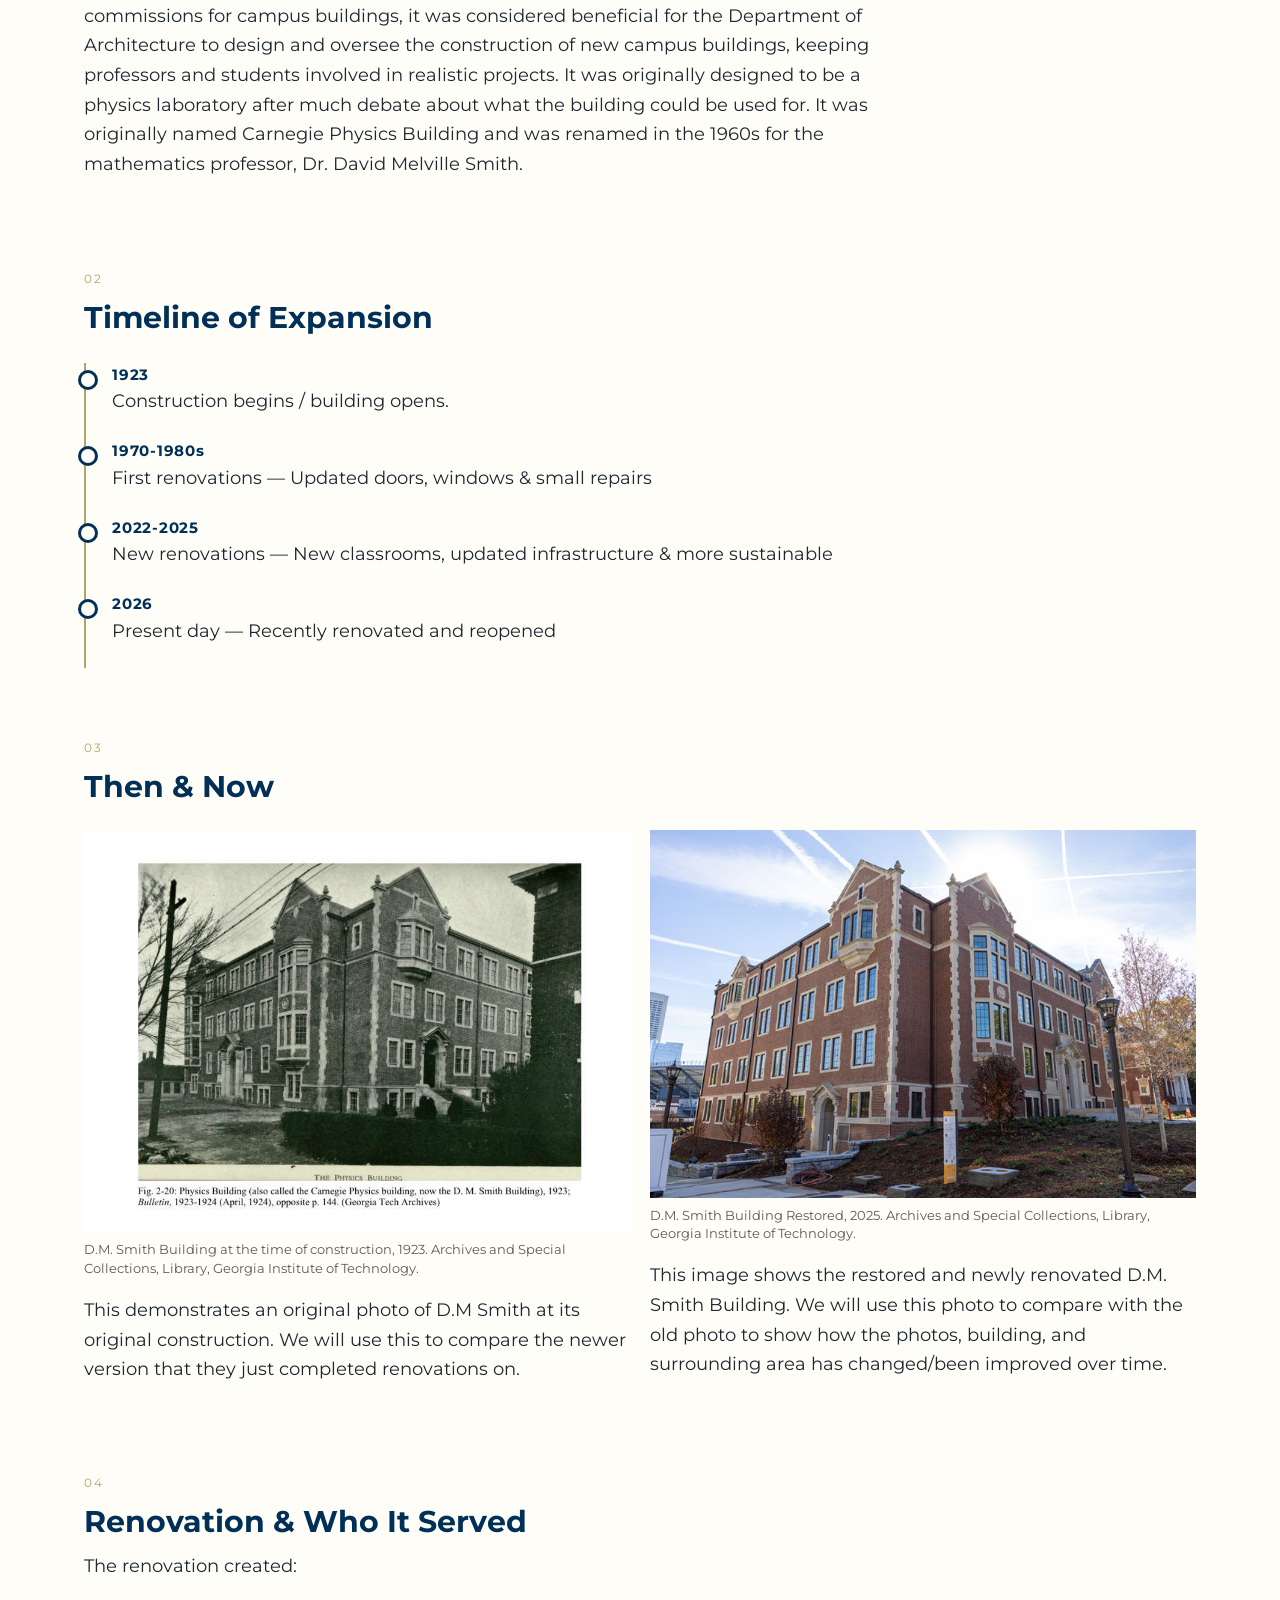
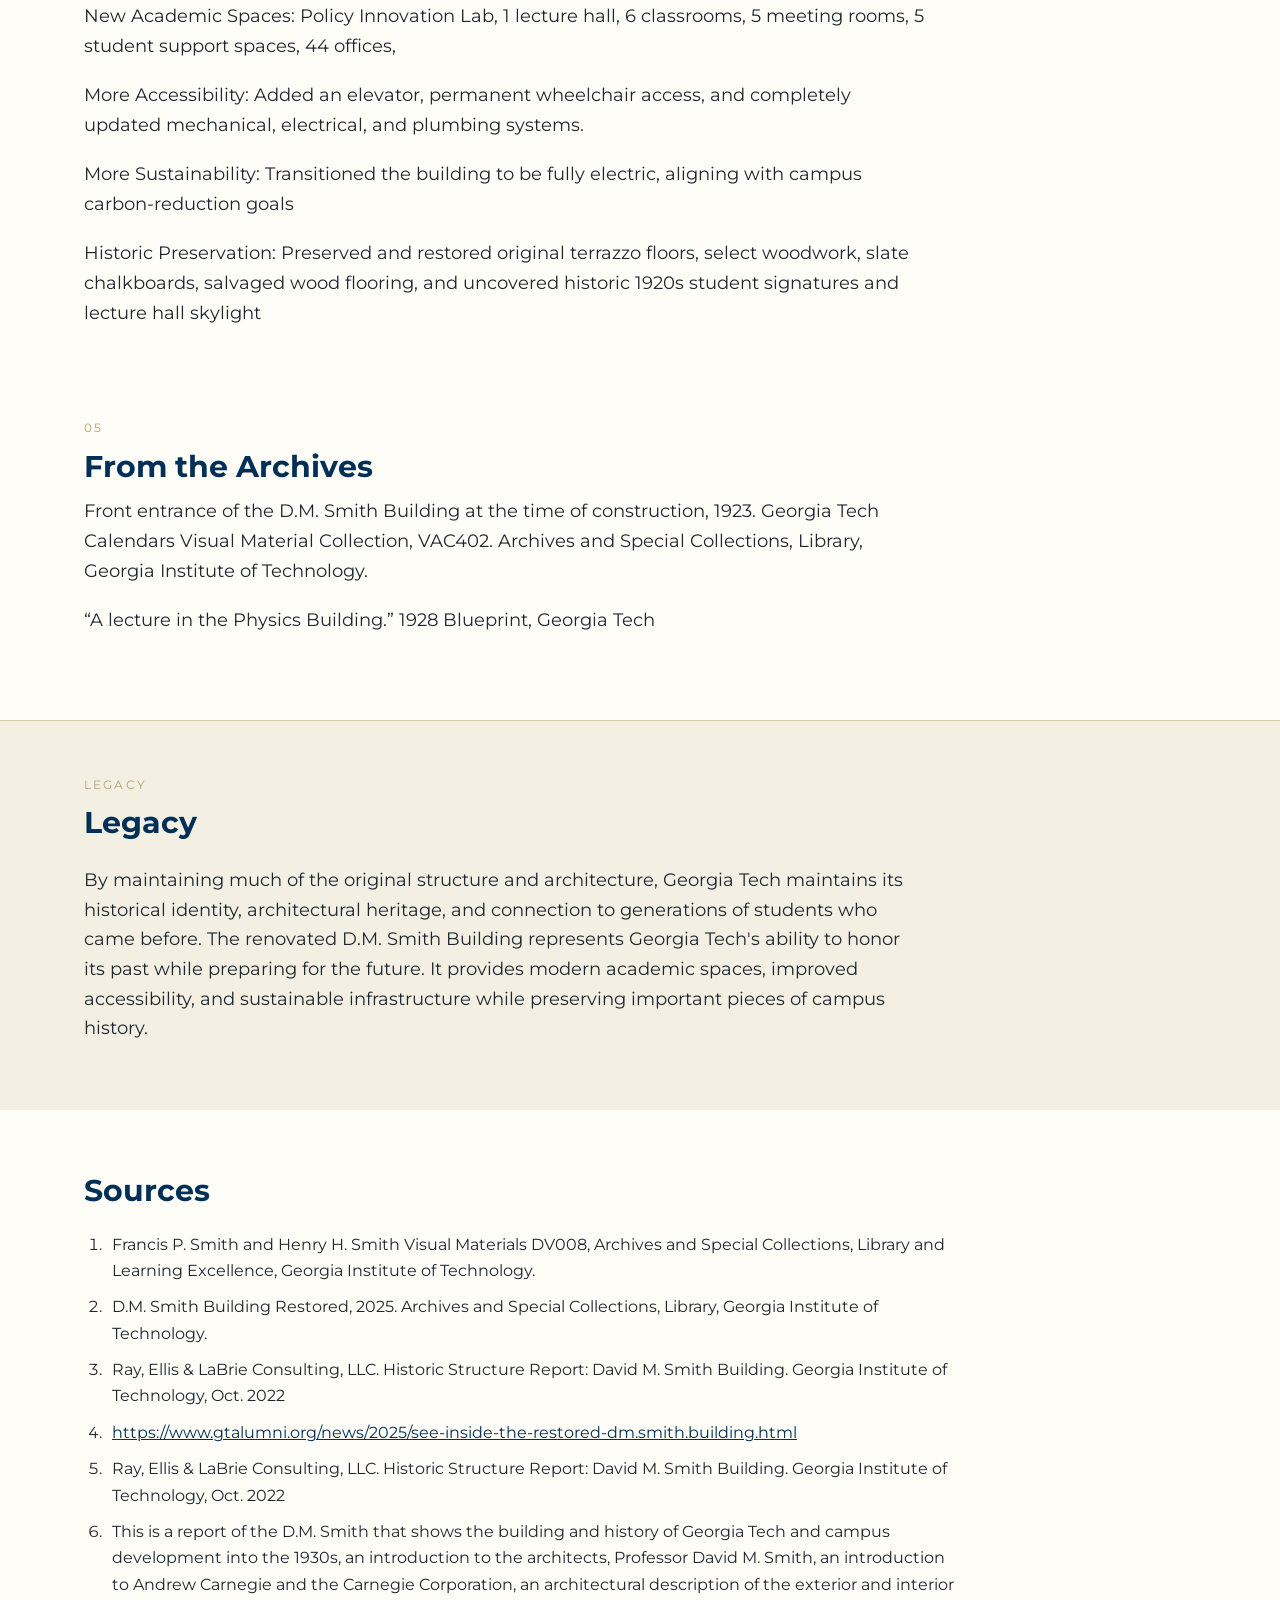
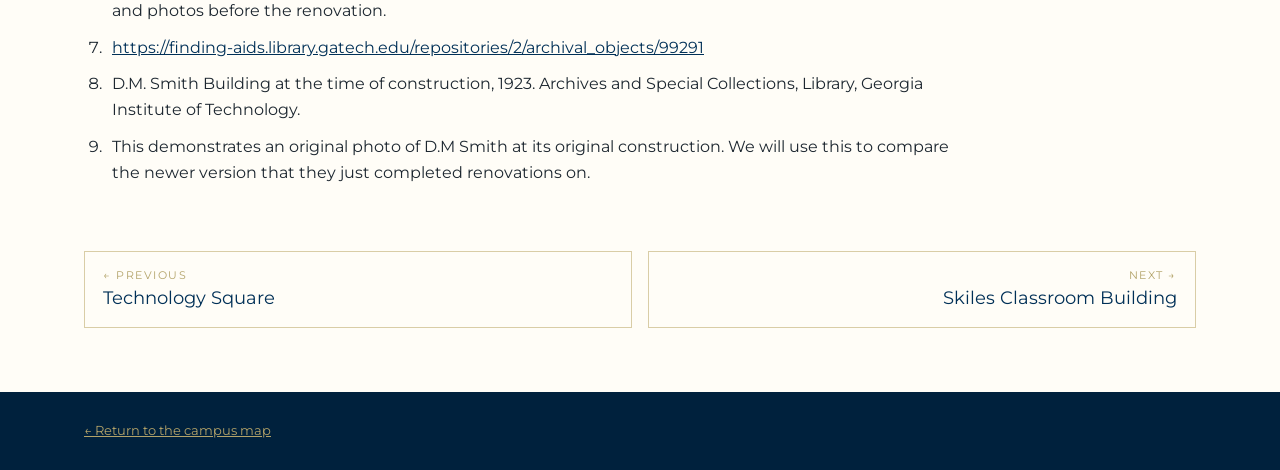
<file: buildings/dm-smith.html>
<!DOCTYPE html>
<html lang="en">
<head>
  <meta charset="UTF-8">
  <meta name="viewport" content="width=device-width, initial-scale=1.0">
  <title>D.M. Smith Building · From Two to Two Hundred</title>
  <link rel="icon" type="image/png" sizes="64x64" href="../assets/images/gt-favicon.png">
  <link rel="stylesheet" href="../css/style.css">
</head>
<body>

  <header class="topbar">
    <div class="wrap">
      <a class="brand" href="../index.html">From Two to Two Hundred</a>
      <nav>
        <a href="../index.html#map">Campus Map</a>
        <a href="../index.html#buildings">Buildings</a>
        <a href="../about.html">About</a>
      </nav>
    </div>
  </header>

  <!-- ================= TITLE ================= -->
  <section class="b-hero archive-hero" style="--hero-image: url('../assets/images/howey/old-physics-building.jpg')">
    <div class="wrap">
      <a class="back-link" href="../index.html#map">&larr; Back to campus map</a>
      <p class="eyebrow">Building History</p>
      <h1>D.M. Smith Building</h1>
      <p class="subtitle">A 1923 Carnegie-funded classroom building, recently restored as the home of the School of Public Policy.</p>
      <p class="byline">Researched &amp; written by Katy</p>
      <p class="hero-image-credit"><a href="../assets/images/howey/old-physics-building.jpg">1923 Physics Building photograph</a>, now the D.M. Smith Building; image courtesy of Georgia Tech Archives.</p>
    </div>
  </section>

  <!-- ================= QUICK FACTS (edit the values) ================= -->
  <div class="wrap">
    <dl class="facts">
      <div><dt>Built</dt><dd>1923</dd></div>
      <div><dt>Architect</dt><dd>Francis Palmer Smith- Head of GT Department of Architecture<br>Robert and Company L.W. &ldquo;Chip&rdquo; Robert, Jr.</dd></div>
      <div><dt>Major renovations</dt><dd>2022-2025</dd></div>
      <div><dt>Used today for</dt><dd>Jimmy and Rosalynn Carter School of Public Policy</dd></div>
    </dl>
  </div>

  <!-- ================= HERO IMAGE ================= -->
  <section class="section">
    <div class="wrap">
      <figure>
        <img src="../assets/images/howey/old-physics-building.jpg" alt="D.M. Smith Building at the time of construction, 1923.">
        <figcaption>D.M. Smith Building at the time of construction, 1923. Archives and Special Collections, Library, Georgia Institute of Technology.</figcaption>
      </figure>
    </div>
  </section>

  <!-- ================= 1. ORIGINS ================= -->
  <section class="section">
    <div class="wrap">
      <span class="section-num">01</span>
      <h2>Origins</h2>
      <div class="prose">
        <p>The D.M. Smith Building, completed in 1923, was designed by Robert and Company Architects, and Francis Palmer Smith who was head of the Georgia Tech Department of Architecture at the time. As architecture  department  faculty  were able to  receive  commissions  for  campus  buildings,  it was considered beneficial for the Department of Architecture to design and oversee the construction of new campus buildings, keeping professors and students involved in realistic projects. It was originally designed to be a physics laboratory after much debate about what the building could be used for. It was originally named Carnegie Physics Building and was renamed in the 1960s for the mathematics professor, Dr. David Melville Smith.</p>
      </div>
    </div>
  </section>

  <!-- ================= 2. TIMELINE ================= -->
  <section class="section">
    <div class="wrap">
      <span class="section-num">02</span>
      <h2>Timeline of Expansion</h2>
      <ol class="timeline">
        <li><span class="year">1923</span>Construction begins / building opens.</li>
        <li><span class="year">1970-1980s</span>First renovations &mdash; Updated doors, windows &amp; small repairs</li>
        <li><span class="year">2022-2025</span>New renovations &mdash; New classrooms, updated infrastructure &amp; more sustainable</li>
        <li><span class="year">2026</span>Present day &mdash; Recently renovated and reopened</li>
      </ol>
    </div>
  </section>

  <!-- ================= 3. THEN & NOW ================= -->
  <section class="section">
    <div class="wrap">
      <span class="section-num">03</span>
      <h2>Then &amp; Now</h2>
      <div class="compare">
        <figure>
          <img src="../assets/images/howey/old-physics-building.jpg" alt="D.M. Smith Building at the time of construction, 1923.">
          <figcaption>D.M. Smith Building at the time of construction, 1923. Archives and Special Collections, Library, Georgia Institute of Technology.</figcaption>
          <p>This demonstrates an original photo of D.M Smith at its original construction. We will use this to compare the newer version that they just completed renovations on.</p>
        </figure>
        <figure>
          <img src="../assets/images/dm-smith/restored-2025.png" alt="The restored D.M. Smith Building in 2025.">
          <figcaption>D.M. Smith Building Restored, 2025. Archives and Special Collections, Library, Georgia Institute of Technology.</figcaption>
          <p>This image shows the restored and newly renovated D.M. Smith Building. We will use this photo to compare with the old photo to show how the photos, building, and surrounding area has changed/been improved over time.</p>
        </figure>
      </div>
    </div>
  </section>

  <!-- ================= 4. RENOVATION & WHO IT SERVED ================= -->
  <section class="section">
    <div class="wrap">
      <span class="section-num">04</span>
      <h2>Renovation &amp; Who It Served</h2>
      <div class="prose">
        <p>The renovation created:</p>
        <p>New Academic Spaces: Policy Innovation Lab, 1 lecture hall, 6 classrooms, 5 meeting rooms, 5 student support spaces, 44 offices,</p>
        <p>More Accessibility: Added an elevator, permanent wheelchair access, and completely updated mechanical, electrical, and plumbing systems.</p>
        <p>More Sustainability: Transitioned the building to be fully electric, aligning with campus carbon-reduction goals</p>
        <p>Historic Preservation: Preserved and restored original terrazzo floors, select woodwork, slate chalkboards, salvaged wood flooring, and uncovered historic 1920s student signatures and lecture hall skylight</p>
      </div>
    </div>
  </section>

  <!-- ================= 5. FROM THE ARCHIVES ================= -->
  <section class="section">
    <div class="wrap">
      <span class="section-num">05</span>
      <h2>From the Archives</h2>
      <div class="prose">
        <p>Front entrance of the D.M. Smith Building at the time of construction, 1923. Georgia Tech Calendars Visual Material Collection, VAC402. Archives and Special Collections, Library, Georgia Institute of Technology.</p>
        <p>&ldquo;A lecture in the Physics Building.&rdquo; 1928 Blueprint, Georgia Tech</p>
      </div>
    </div>
  </section>

  <!-- ================= LEGACY ================= -->
  <section class="legacy">
    <div class="wrap">
      <span class="section-num">LEGACY</span>
      <h2 style="font-size:30px;color:var(--navy);margin:0 0 10px;">Legacy</h2>
      <div class="prose" style="max-width:70ch;">
        <p>By maintaining much of the original structure and architecture, Georgia Tech maintains its historical identity, architectural heritage, and connection to generations of students who came before. The renovated D.M. Smith Building represents Georgia Tech's ability to honor its past while preparing for the future. It provides modern academic spaces, improved accessibility, and sustainable infrastructure while preserving important pieces of campus history.</p>
      </div>
    </div>
  </section>

  <!-- ================= SOURCES (MLA) ================= -->
  <section class="section sources">
    <div class="wrap">
      <h2>Sources</h2>
      <ol>
        <li>Francis P. Smith and Henry H. Smith Visual Materials DV008, Archives and Special Collections, Library and Learning Excellence, Georgia Institute of Technology.</li>
        <li>D.M. Smith Building Restored, 2025. Archives and Special Collections, Library, Georgia Institute of Technology.</li>
        <li>Ray, Ellis &amp; LaBrie Consulting, LLC. Historic Structure Report: David M. Smith Building. Georgia Institute of Technology, Oct. 2022</li>
        <li><a href="https://www.gtalumni.org/news/2025/see-inside-the-restored-dm.smith.building.html">https://www.gtalumni.org/news/2025/see-inside-the-restored-dm.smith.building.html</a></li>
        <li>Ray, Ellis &amp; LaBrie Consulting, LLC. Historic Structure Report: David M. Smith Building. Georgia Institute of Technology, Oct. 2022</li>
        <li>This is a report of the D.M. Smith that shows the building and history of Georgia Tech and campus development into the 1930s,  an introduction to the architects, Professor David M. Smith, an introduction to Andrew Carnegie and the Carnegie Corporation, an architectural description of the exterior and interior and photos before the renovation.</li>
        <li><a href="https://finding-aids.library.gatech.edu/repositories/2/archival_objects/99291">https://finding-aids.library.gatech.edu/repositories/2/archival_objects/99291</a></li>
        <li>D.M. Smith Building at the time of construction, 1923. Archives and Special Collections, Library, Georgia Institute of Technology.</li>
        <li>This demonstrates an original photo of D.M Smith at its original construction. We will use this to compare the newer version that they just completed renovations on.</li>
      </ol>
    </div>
  </section>

  <!-- ================= PREV / NEXT ================= -->
  <div class="wrap">
    <nav class="pager">
      <a class="prev" href="tech-square.html"><span class="dir">&larr; Previous</span>Technology Square</a>
      <a class="next" href="skiles.html"><span class="dir">Next &rarr;</span>Skiles Classroom Building</a>
    </nav>
  </div>

  <footer>
    <div class="wrap"><a href="../index.html">&larr; Return to the campus map</a></div>
  </footer>

</body>
</html>
</file>
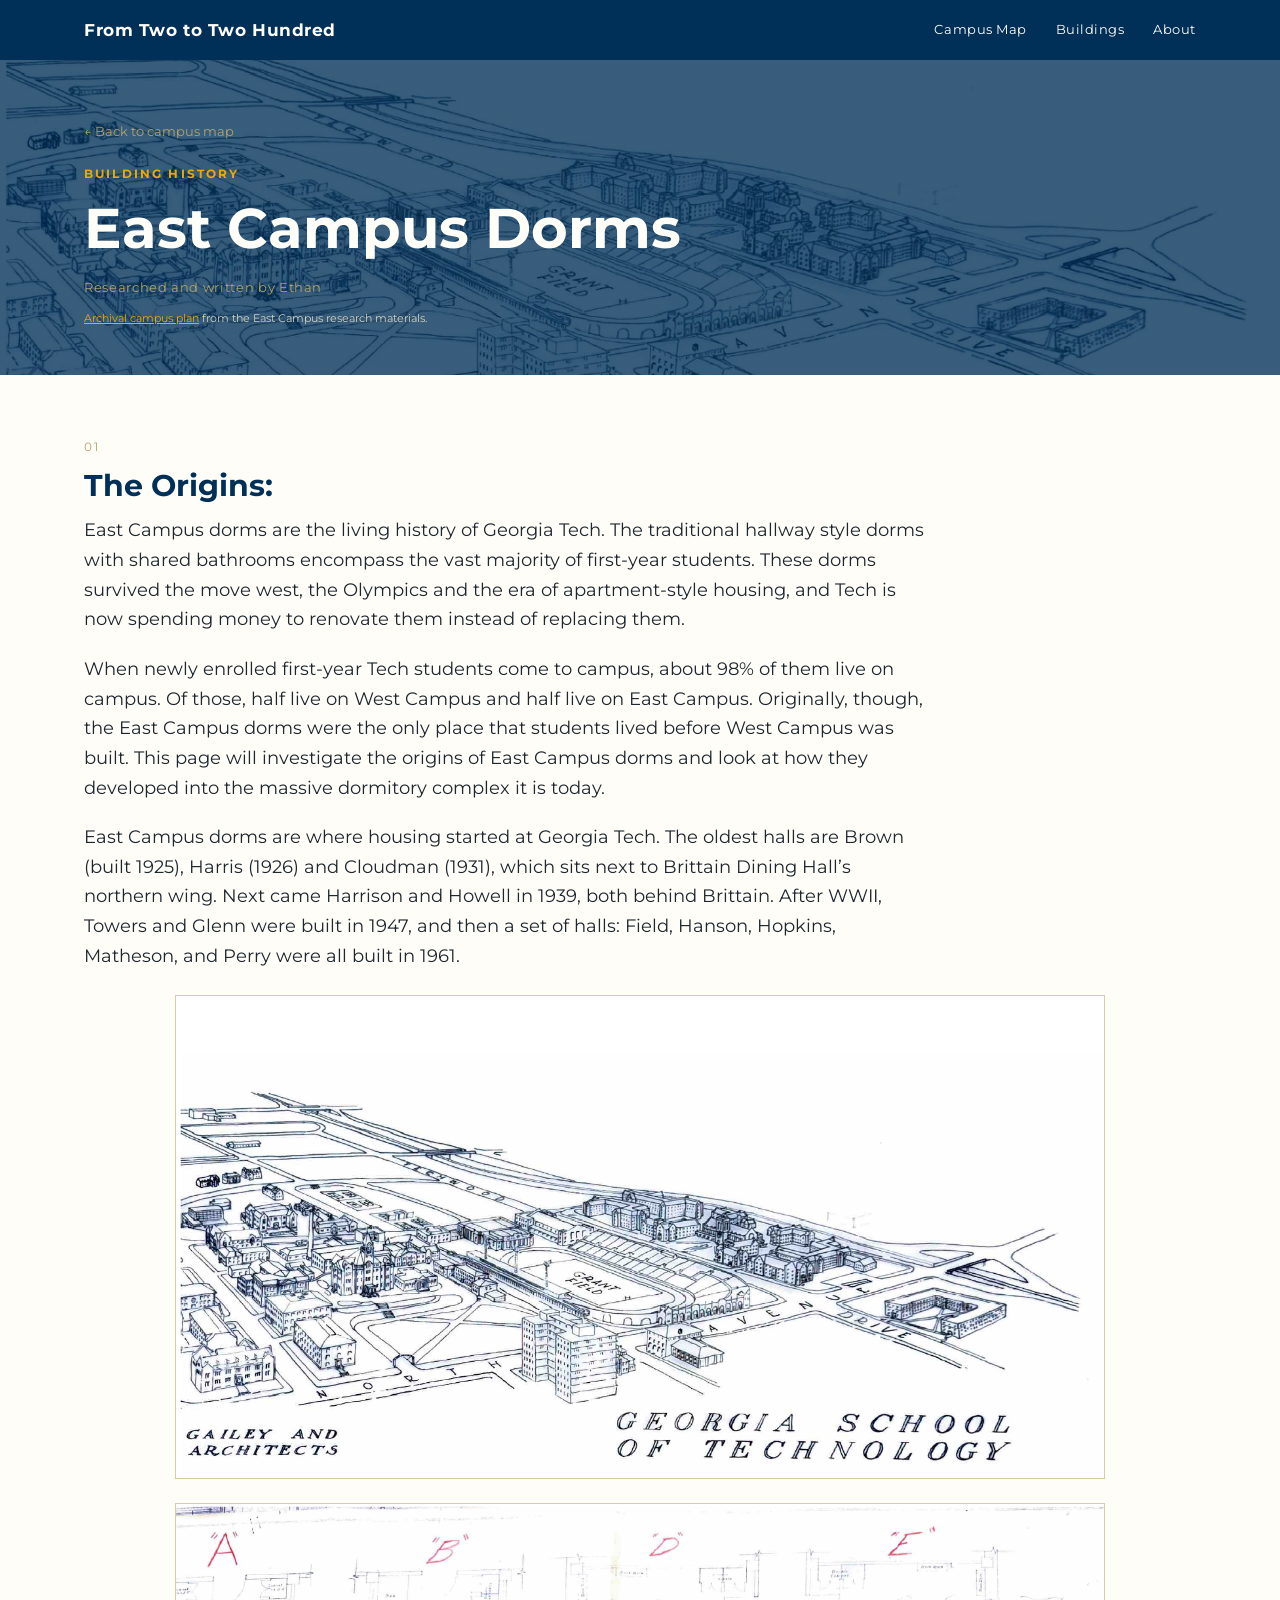
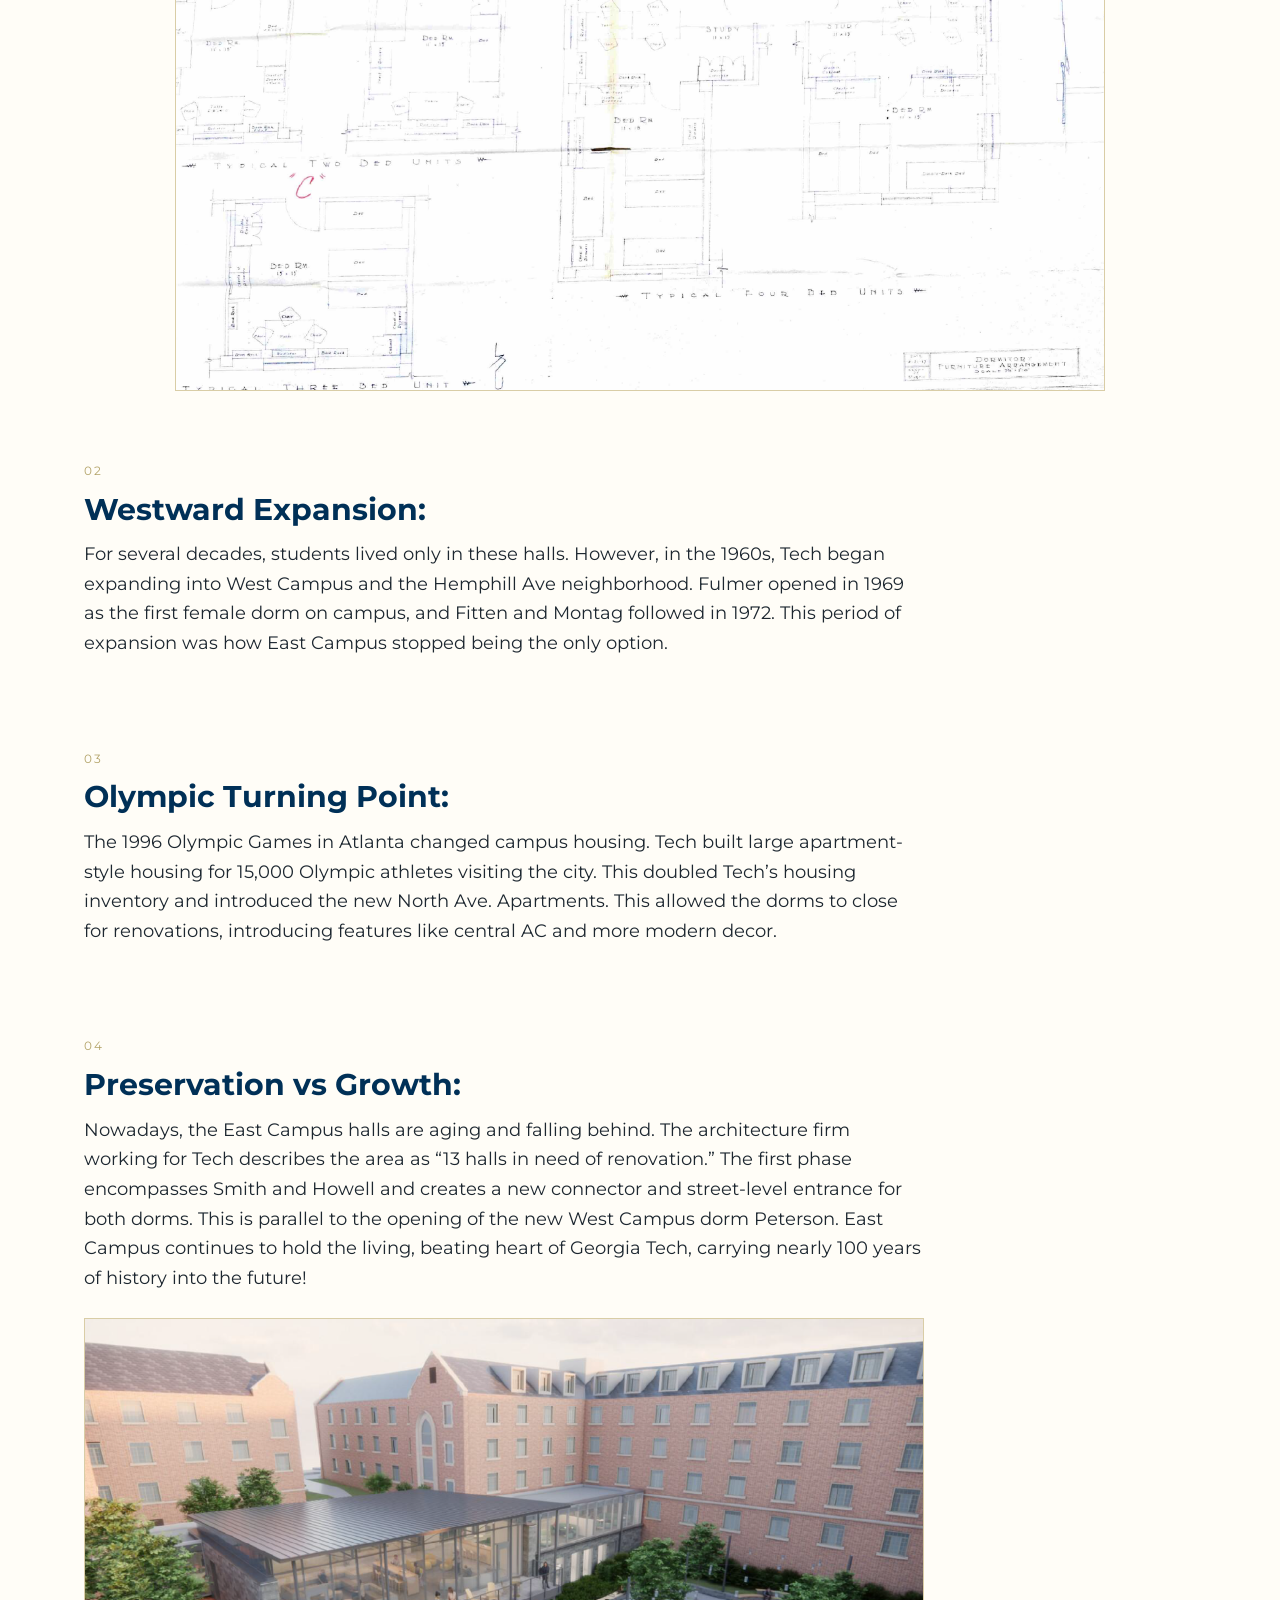
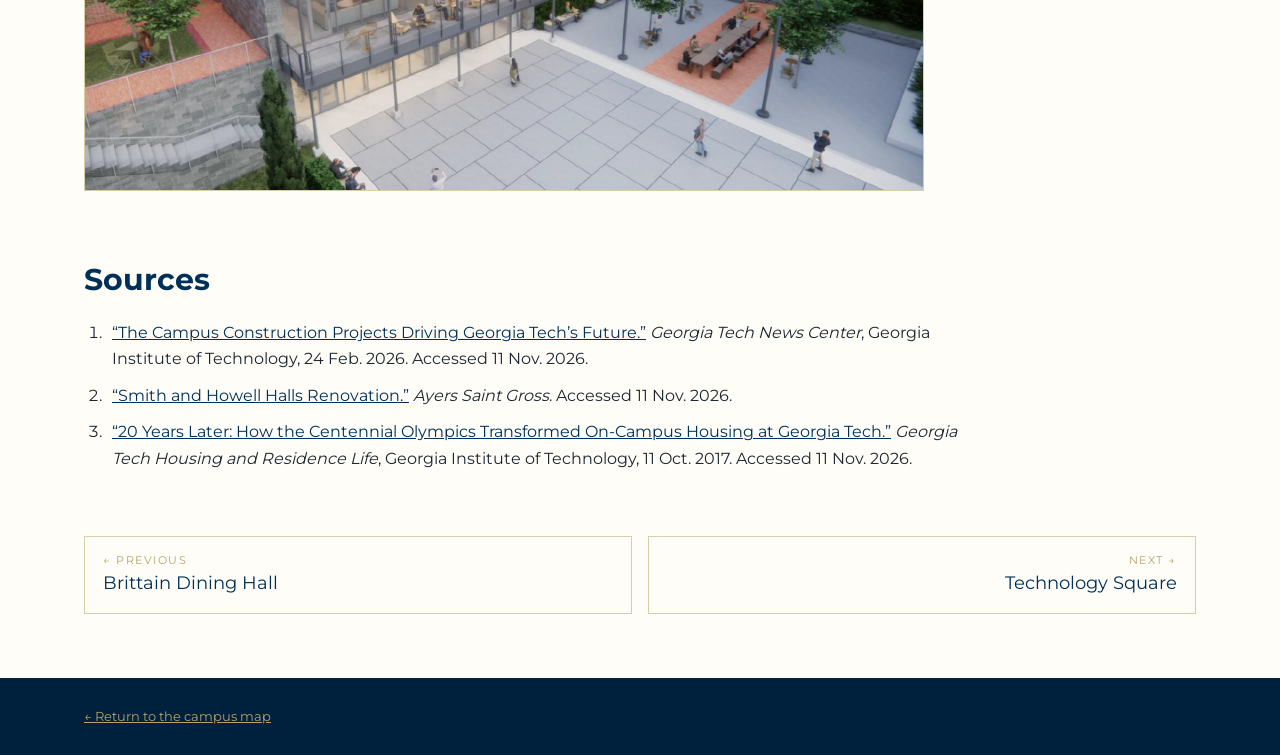
<file: buildings/east-campus-dorms.html>
<!DOCTYPE html>
<html lang="en">
<head>
  <meta charset="UTF-8">
  <meta name="viewport" content="width=device-width, initial-scale=1.0">
  <title>East Campus Dorms · From Two to Two Hundred</title>
  <meta name="description" content="East Campus dorms are the living history of Georgia Tech.">
  <link rel="icon" type="image/png" sizes="64x64" href="../assets/images/gt-favicon.png">
  <link rel="stylesheet" href="../css/style.css">
</head>
<body>

  <header class="topbar">
    <div class="wrap">
      <a class="brand" href="../index.html">From Two to Two Hundred</a>
      <nav>
        <a href="../index.html#map">Campus Map</a>
        <a href="../index.html#buildings">Buildings</a>
        <a href="../about.html">About</a>
      </nav>
    </div>
  </header>

  <section class="b-hero archive-hero" style="--hero-image: url('../assets/images/east-campus-dorms/campus-plan.png')">
    <div class="wrap">
      <a class="back-link" href="../index.html#map">&larr; Back to campus map</a>
      <p class="eyebrow">Building history</p>
      <h1>East Campus Dorms</h1>
      <p class="byline">Researched and written by Ethan</p>
      <p class="hero-image-credit"><a href="../assets/images/east-campus-dorms/campus-plan.png">Archival campus plan</a> from the East Campus research materials.</p>
    </div>
  </section>

  <section class="section">
    <div class="wrap">
      <span class="section-num">01</span>
      <h2>The Origins:</h2>
      <div class="prose">
        <p>East Campus dorms are the living history of Georgia Tech. The traditional hallway style dorms with shared bathrooms encompass the vast majority of first-year students. These dorms survived the move west, the Olympics and the era of apartment-style housing, and Tech is now spending money to renovate them instead of replacing them.</p>
        <p>When newly enrolled first-year Tech students come to campus, about 98% of them live on campus. Of those, half live on West Campus and half live on East Campus. Originally, though, the East Campus dorms were the only place that students lived before West Campus was built. This page will investigate the origins of East Campus dorms and look at how they developed into the massive dormitory complex it is today.</p>
        <p>East Campus dorms are where housing started at Georgia Tech. The oldest halls are Brown (built 1925), Harris (1926) and Cloudman (1931), which sits next to Brittain Dining Hall’s northern wing. Next came Harrison and Howell in 1939, both behind Brittain. After WWII, Towers and Glenn were built in 1947, and then a set of halls: Field, Hanson, Hopkins, Matheson, and Perry were all built in 1961.</p>
      </div>
      <figure class="archive-figure">
        <img src="../assets/images/east-campus-dorms/campus-plan.png" alt="Architectural perspective drawing of the Georgia School of Technology campus, with North Avenue and Grant Field labeled.">
      </figure>
      <figure class="archive-figure">
        <img src="../assets/images/east-campus-dorms/dormitory-furniture-plan.png" alt="Dormitory furniture plan showing typical two-bed and four-bed units.">
      </figure>
    </div>
  </section>

  <section class="section">
    <div class="wrap">
      <span class="section-num">02</span>
      <h2>Westward Expansion:</h2>
      <div class="prose">
        <p>For several decades, students lived only in these halls. However, in the 1960s, Tech began expanding into West Campus and the Hemphill Ave neighborhood. Fulmer opened in 1969 as the first female dorm on campus, and Fitten and Montag followed in 1972. This period of expansion was how East Campus stopped being the only option.</p>
      </div>
    </div>
  </section>

  <section class="section">
    <div class="wrap">
      <span class="section-num">03</span>
      <h2>Olympic Turning Point:</h2>
      <div class="prose">
        <p>The 1996 Olympic Games in Atlanta changed campus housing. Tech built large apartment-style housing for 15,000 Olympic athletes visiting the city. This doubled Tech’s housing inventory and introduced the new North Ave. Apartments. This allowed the dorms to close for renovations, introducing features like central AC and more modern decor.</p>
      </div>
    </div>
  </section>

  <section class="section">
    <div class="wrap">
      <span class="section-num">04</span>
      <h2>Preservation vs Growth:</h2>
      <div class="prose">
        <p>Nowadays, the East Campus halls are aging and falling behind. The architecture firm working for Tech describes the area as “13 halls in need of renovation.” The first phase encompasses Smith and Howell and creates a new connector and street-level entrance for both dorms. This is parallel to the opening of the new West Campus dorm Peterson. East Campus continues to hold the living, beating heart of Georgia Tech, carrying nearly 100 years of history into the future!</p>
        <figure class="archive-figure">
          <img src="../assets/images/east-campus-dorms/smith-howell-renovation.png" alt="Architectural rendering of a glass-fronted addition connecting brick residence halls.">
        </figure>
      </div>
    </div>
  </section>

  <section class="section sources">
    <div class="wrap">
      <h2>Sources</h2>
      <ol>
        <li><a href="https://news.gatech.edu/news/2026/02/24/campus-construction-projects-driving-georgia-techs-future">“The Campus Construction Projects Driving Georgia Tech’s Future.”</a> <cite>Georgia Tech News Center</cite>, Georgia Institute of Technology, 24 Feb. 2026. Accessed 11 Nov. 2026.</li>
        <li><a href="https://ayerssaintgross.com/work/project/smith-and-howell-halls-renovation/">“Smith and Howell Halls Renovation.”</a> <cite>Ayers Saint Gross</cite>. Accessed 11 Nov. 2026.</li>
        <li><a href="https://hg.gatech.edu/node/597258">“20 Years Later: How the Centennial Olympics Transformed On-Campus Housing at Georgia Tech.”</a> <cite>Georgia Tech Housing and Residence Life</cite>, Georgia Institute of Technology, 11 Oct. 2017. Accessed 11 Nov. 2026.</li>
      </ol>
    </div>
  </section>

  <div class="wrap">
    <nav class="pager">
      <a class="prev" href="brittain.html"><span class="dir">&larr; Previous</span>Brittain Dining Hall</a>
      <a class="next" href="tech-square.html"><span class="dir">Next &rarr;</span>Technology Square</a>
    </nav>
  </div>

  <footer>
    <div class="wrap"><a href="../index.html">&larr; Return to the campus map</a></div>
  </footer>

</body>
</html>
</file>
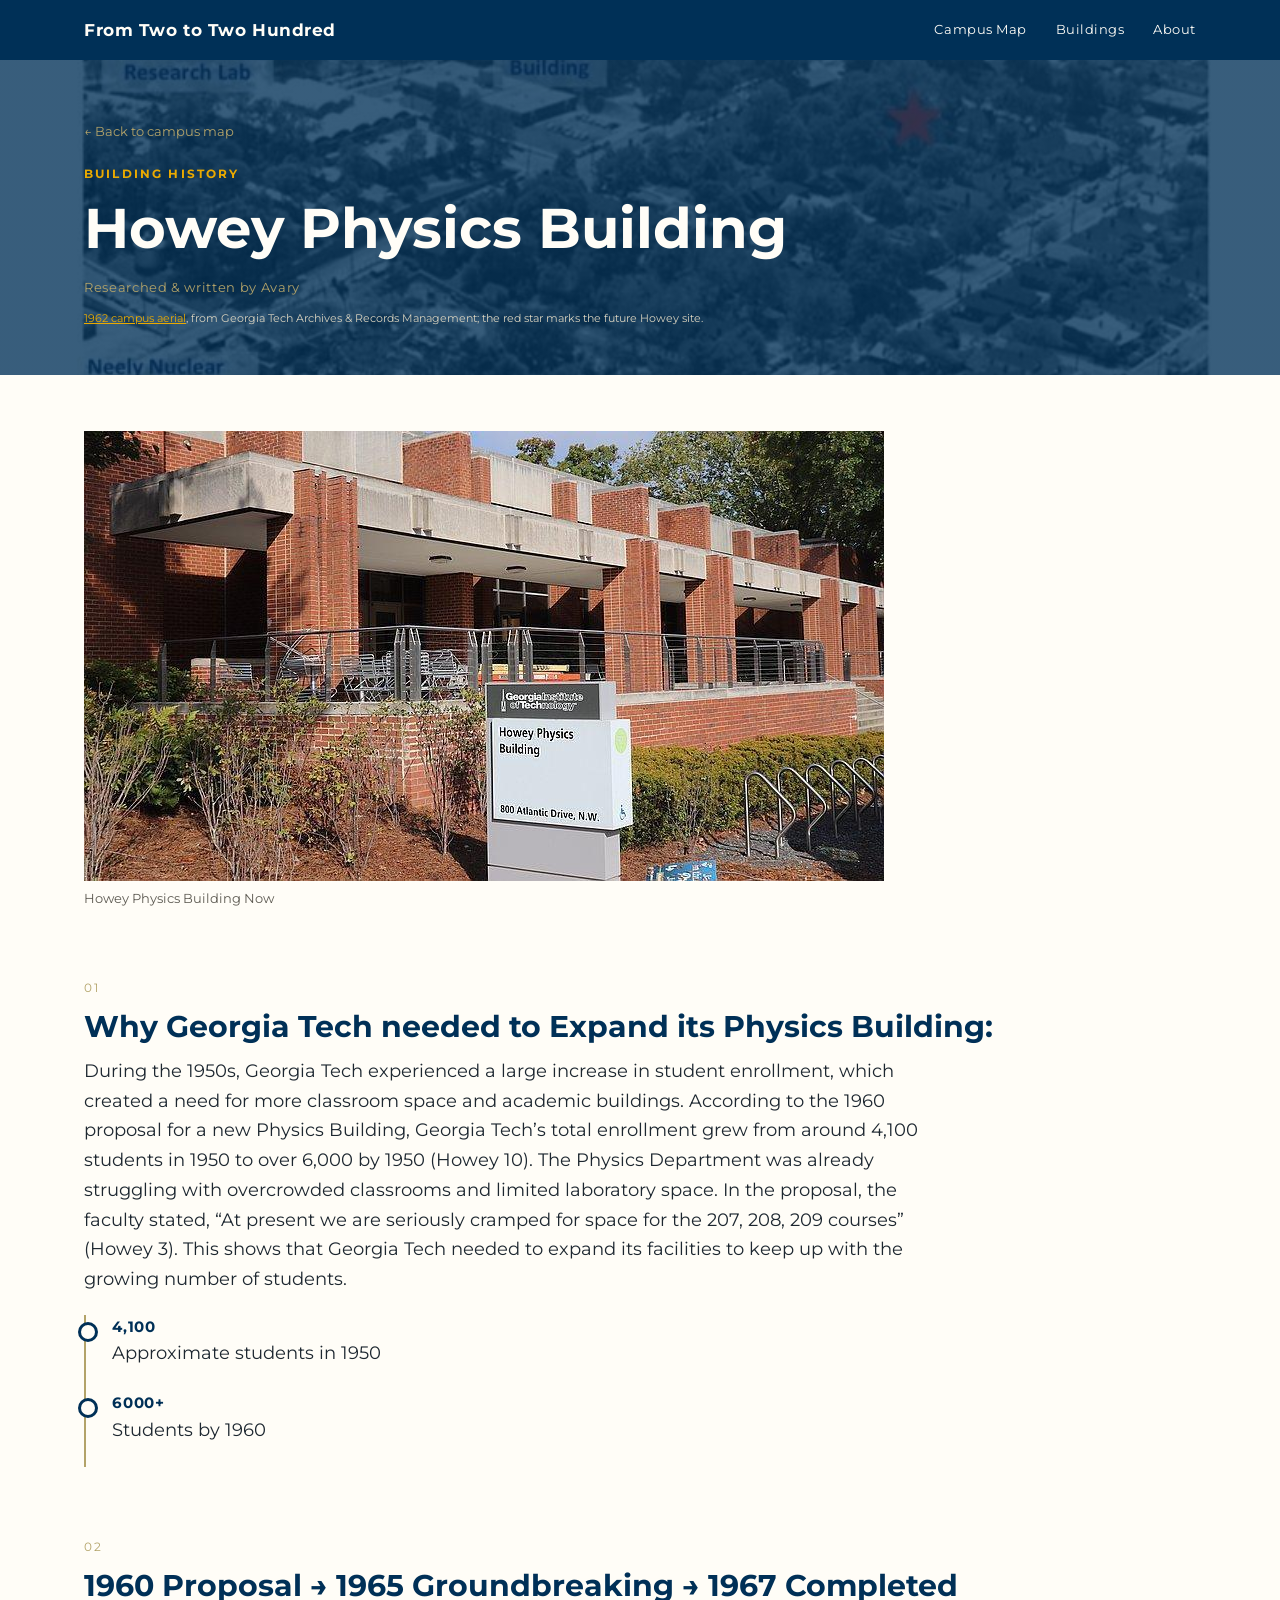
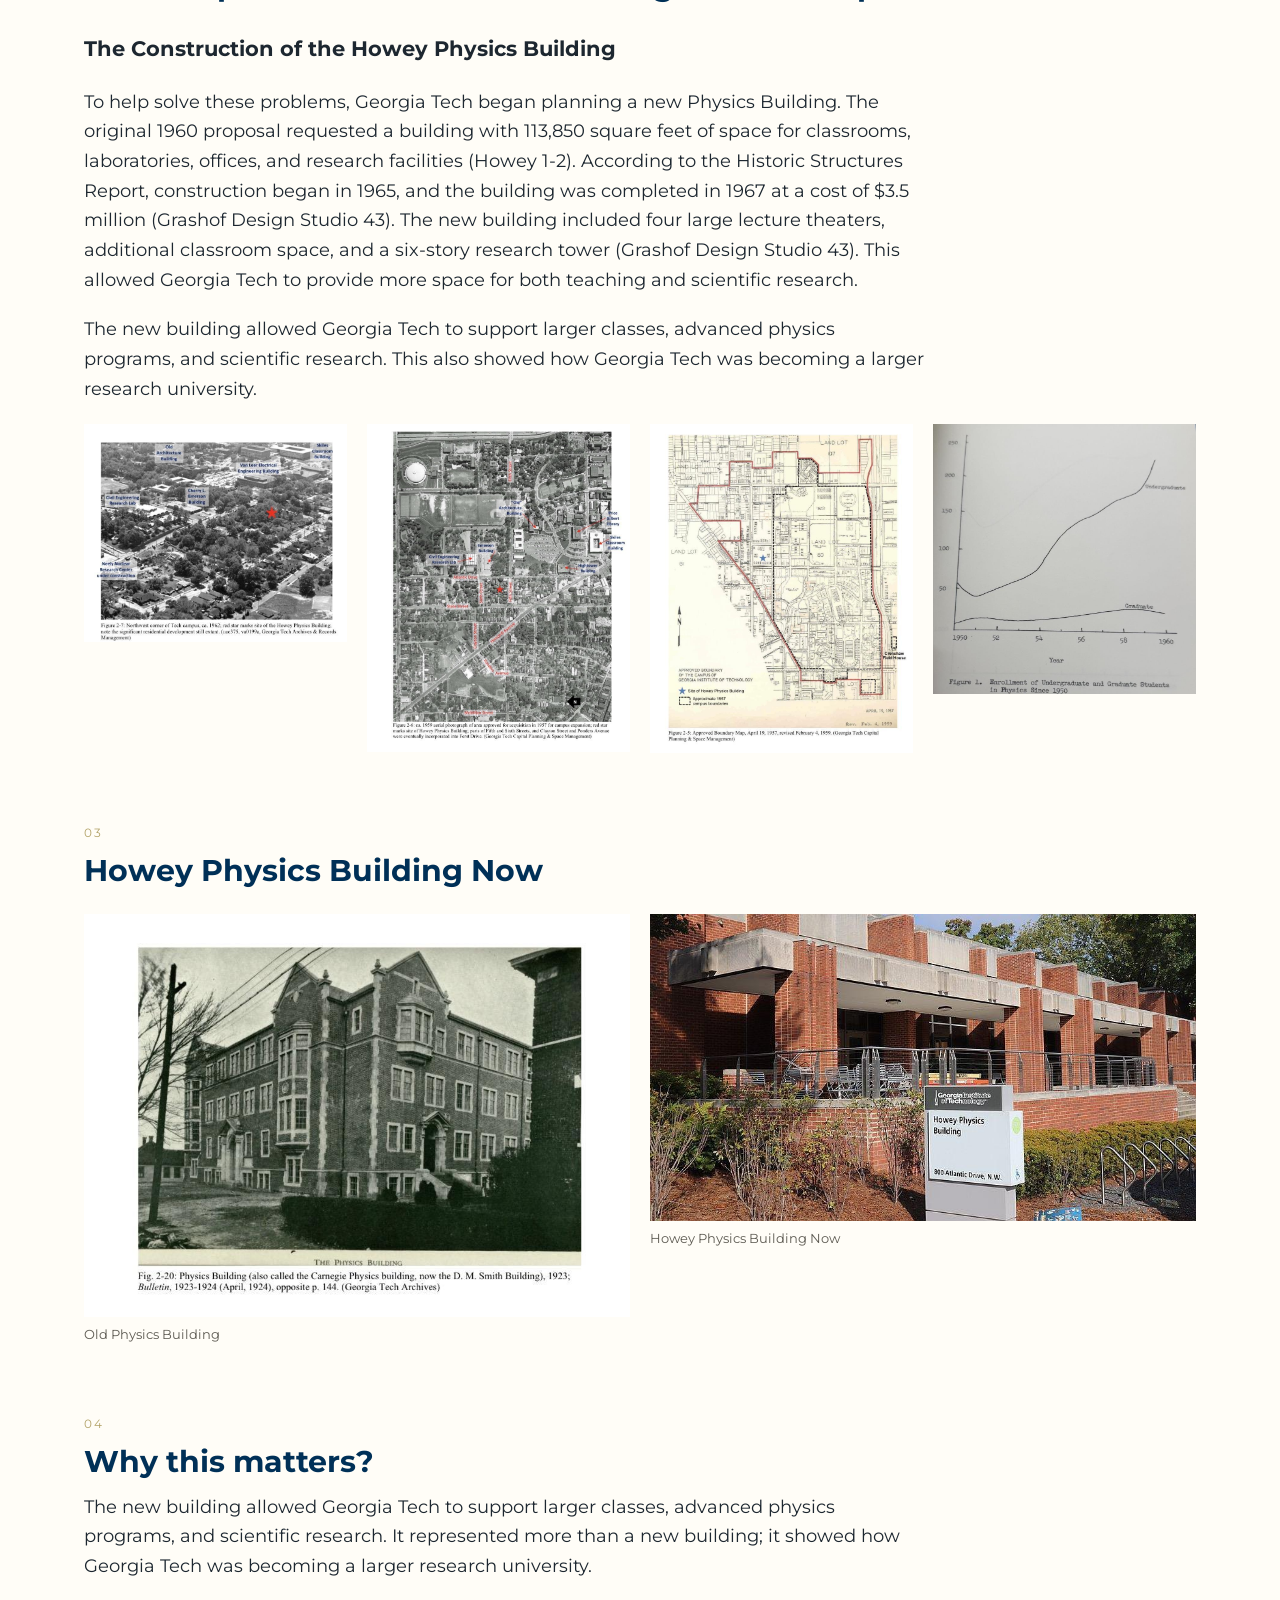
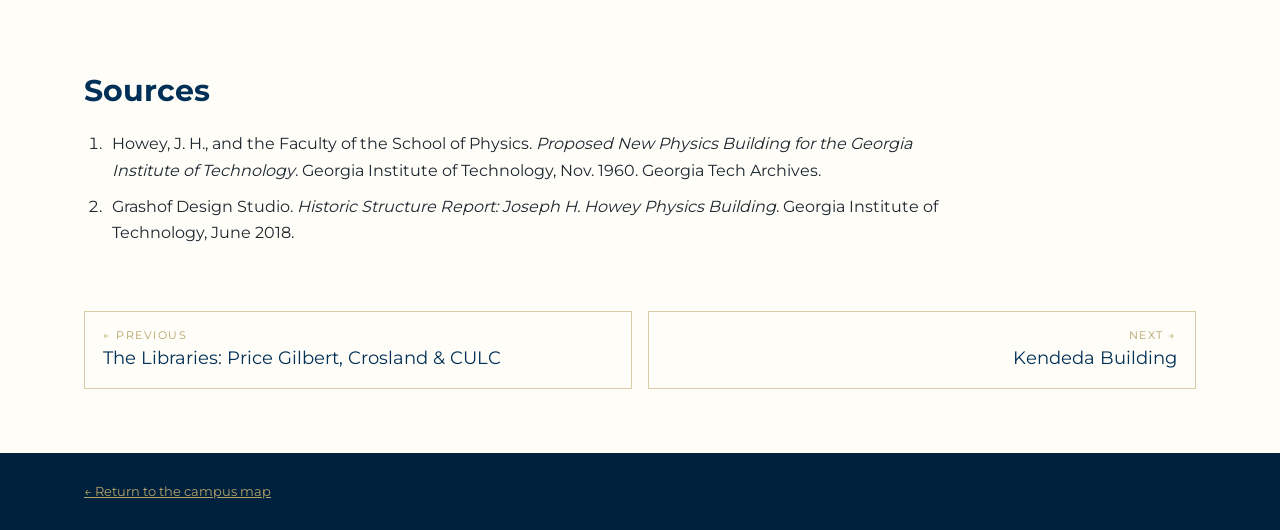
<file: buildings/howey.html>
<!DOCTYPE html>
<html lang="en">
<head>
  <meta charset="UTF-8">
  <meta name="viewport" content="width=device-width, initial-scale=1.0">
  <title>Howey Physics Building · From Two to Two Hundred</title>
  <link rel="icon" type="image/png" sizes="64x64" href="../assets/images/gt-favicon.png">
  <link rel="stylesheet" href="../css/style.css">
</head>
<body>

  <header class="topbar">
    <div class="wrap">
      <a class="brand" href="../index.html">From Two to Two Hundred</a>
      <nav>
        <a href="../index.html#map">Campus Map</a>
        <a href="../index.html#buildings">Buildings</a>
        <a href="../about.html">About</a>
      </nav>
    </div>
  </header>

  <!-- ================= TITLE ================= -->
  <section class="b-hero archive-hero" style="--hero-image: url('../assets/images/howey/campus-1962.jpg')">
    <div class="wrap">
      <a class="back-link" href="../index.html#map">&larr; Back to campus map</a>
      <p class="eyebrow">Building History</p>
      <h1>Howey Physics Building</h1>
      <p class="byline">Researched &amp; written by Avary</p>
      <p class="hero-image-credit"><a href="../assets/images/howey/campus-1962.jpg">1962 campus aerial</a>, from Georgia Tech Archives &amp; Records Management; the red star marks the future Howey site.</p>
    </div>
  </section>

  <!-- ================= HERO IMAGE ================= -->
  <section class="section">
    <div class="wrap">
      <figure>
        <img src="../assets/images/howey/hero.jpg" alt="Exterior entrance of the Howey Physics Building">
        <figcaption>Howey Physics Building Now</figcaption>
      </figure>
    </div>
  </section>

  <!-- ================= 1. WHY GEORGIA TECH NEEDED TO EXPAND ================= -->
  <section class="section">
    <div class="wrap">
      <span class="section-num">01</span>
      <h2>Why Georgia Tech needed to Expand its Physics Building:</h2>
      <div class="prose">
        <p>During the 1950s, Georgia Tech experienced a large increase in student enrollment, which created a need for more classroom space and academic buildings. According to the 1960 proposal for a new Physics Building, Georgia Tech’s total enrollment grew from around 4,100 students in 1950 to over 6,000 by 1950 (Howey 10). The Physics Department was already struggling with overcrowded classrooms and limited laboratory space. In the proposal, the faculty stated, “At present we are seriously cramped for space for the 207, 208, 209 courses” (Howey 3). This shows that Georgia Tech needed to expand its facilities to keep up with the growing number of students.</p>
      </div>
      <ol class="timeline">
        <li><span class="year">4,100</span>Approximate students in 1950</li>
        <li><span class="year">6000+</span>Students by 1960</li>
      </ol>
    </div>
  </section>

  <!-- ================= 2. CONSTRUCTION ================= -->
  <section class="section">
    <div class="wrap">
      <span class="section-num">02</span>
      <h2>1960 Proposal &rarr; 1965 Groundbreaking &rarr; 1967 Completed</h2>
      <div class="prose">
        <h3>The Construction of the Howey Physics Building</h3>
        <p>To help solve these problems, Georgia Tech began planning a new Physics Building. The original 1960 proposal requested a building with 113,850 square feet of space for classrooms, laboratories, offices, and research facilities (Howey 1-2). According to the Historic Structures Report, construction began in 1965, and the building was completed in 1967 at a cost of $3.5 million (Grashof Design Studio 43). The new building included four large lecture theaters, additional classroom space, and a six-story research tower (Grashof Design Studio 43). This allowed Georgia Tech to provide more space for both teaching and scientific research.</p>
        <p>The new building allowed Georgia Tech to support larger classes, advanced physics programs, and scientific research. This also showed how Georgia Tech was becoming a larger research university.</p>
      </div>
      <div class="gallery">
        <figure>
          <img src="../assets/images/howey/campus-1962.jpg" alt="Aerial view of northwest Georgia Tech campus around 1962, with a red star marking the future Howey site">
        </figure>
        <figure>
          <img src="../assets/images/howey/campus-aerial-1959.jpg" alt="1959 aerial photograph of the area approved for campus acquisition, with a red star marking the Howey site">
        </figure>
        <figure>
          <img src="../assets/images/howey/campus-boundary-1957.jpg" alt="Georgia Tech approved campus boundary map dated April 19, 1957, revised February 4, 1959">
        </figure>
        <figure>
          <img src="../assets/images/howey/physics-enrollment-1950-1960.jpg" alt="Graph of undergraduate and graduate Physics enrollment from 1950 to 1960">
        </figure>
      </div>
    </div>
  </section>

  <!-- ================= 3. BUILDING IMAGES ================= -->
  <section class="section">
    <div class="wrap">
      <span class="section-num">03</span>
      <h2>Howey Physics Building Now</h2>
      <div class="compare">
        <figure>
          <img src="../assets/images/howey/old-physics-building.jpg" alt="The 1923 Physics Building, later known as D.M. Smith">
          <figcaption>Old Physics Building</figcaption>
        </figure>
        <figure>
          <img src="../assets/images/howey/hero.jpg" alt="The present-day Howey Physics Building">
          <figcaption>Howey Physics Building Now</figcaption>
        </figure>
      </div>
    </div>
  </section>

  <!-- ================= 4. WHY THIS MATTERS ================= -->
  <section class="section">
    <div class="wrap">
      <span class="section-num">04</span>
      <h2>Why this matters?</h2>
      <div class="prose">
        <p>The new building allowed Georgia Tech to support larger classes, advanced physics programs, and scientific research. It represented more than a new building; it showed how Georgia Tech was becoming a larger research university.</p>
      </div>
    </div>
  </section>

  <!-- ================= SOURCES (MLA) ================= -->
  <section class="section sources">
    <div class="wrap">
      <h2>Sources</h2>
      <ol>
        <li id="source-proposal">Howey, J. H., and the Faculty of the School of Physics. <cite>Proposed New Physics Building for the Georgia Institute of Technology</cite>. Georgia Institute of Technology, Nov. 1960. Georgia Tech Archives.</li>
        <li id="source-report">Grashof Design Studio. <cite>Historic Structure Report: Joseph H. Howey Physics Building</cite>. Georgia Institute of Technology, June 2018.</li>
      </ol>
    </div>
  </section>

  <!-- ================= PREV / NEXT ================= -->
  <div class="wrap">
    <nav class="pager">
      <a class="prev" href="libraries.html"><span class="dir">&larr; Previous</span>The Libraries: Price Gilbert, Crosland &amp; CULC</a>
      <a class="next" href="kendeda.html"><span class="dir">Next &rarr;</span>Kendeda Building</a>
    </nav>
  </div>

  <footer>
    <div class="wrap"><a href="../index.html">&larr; Return to the campus map</a></div>
  </footer>

</body>
</html>
</file>
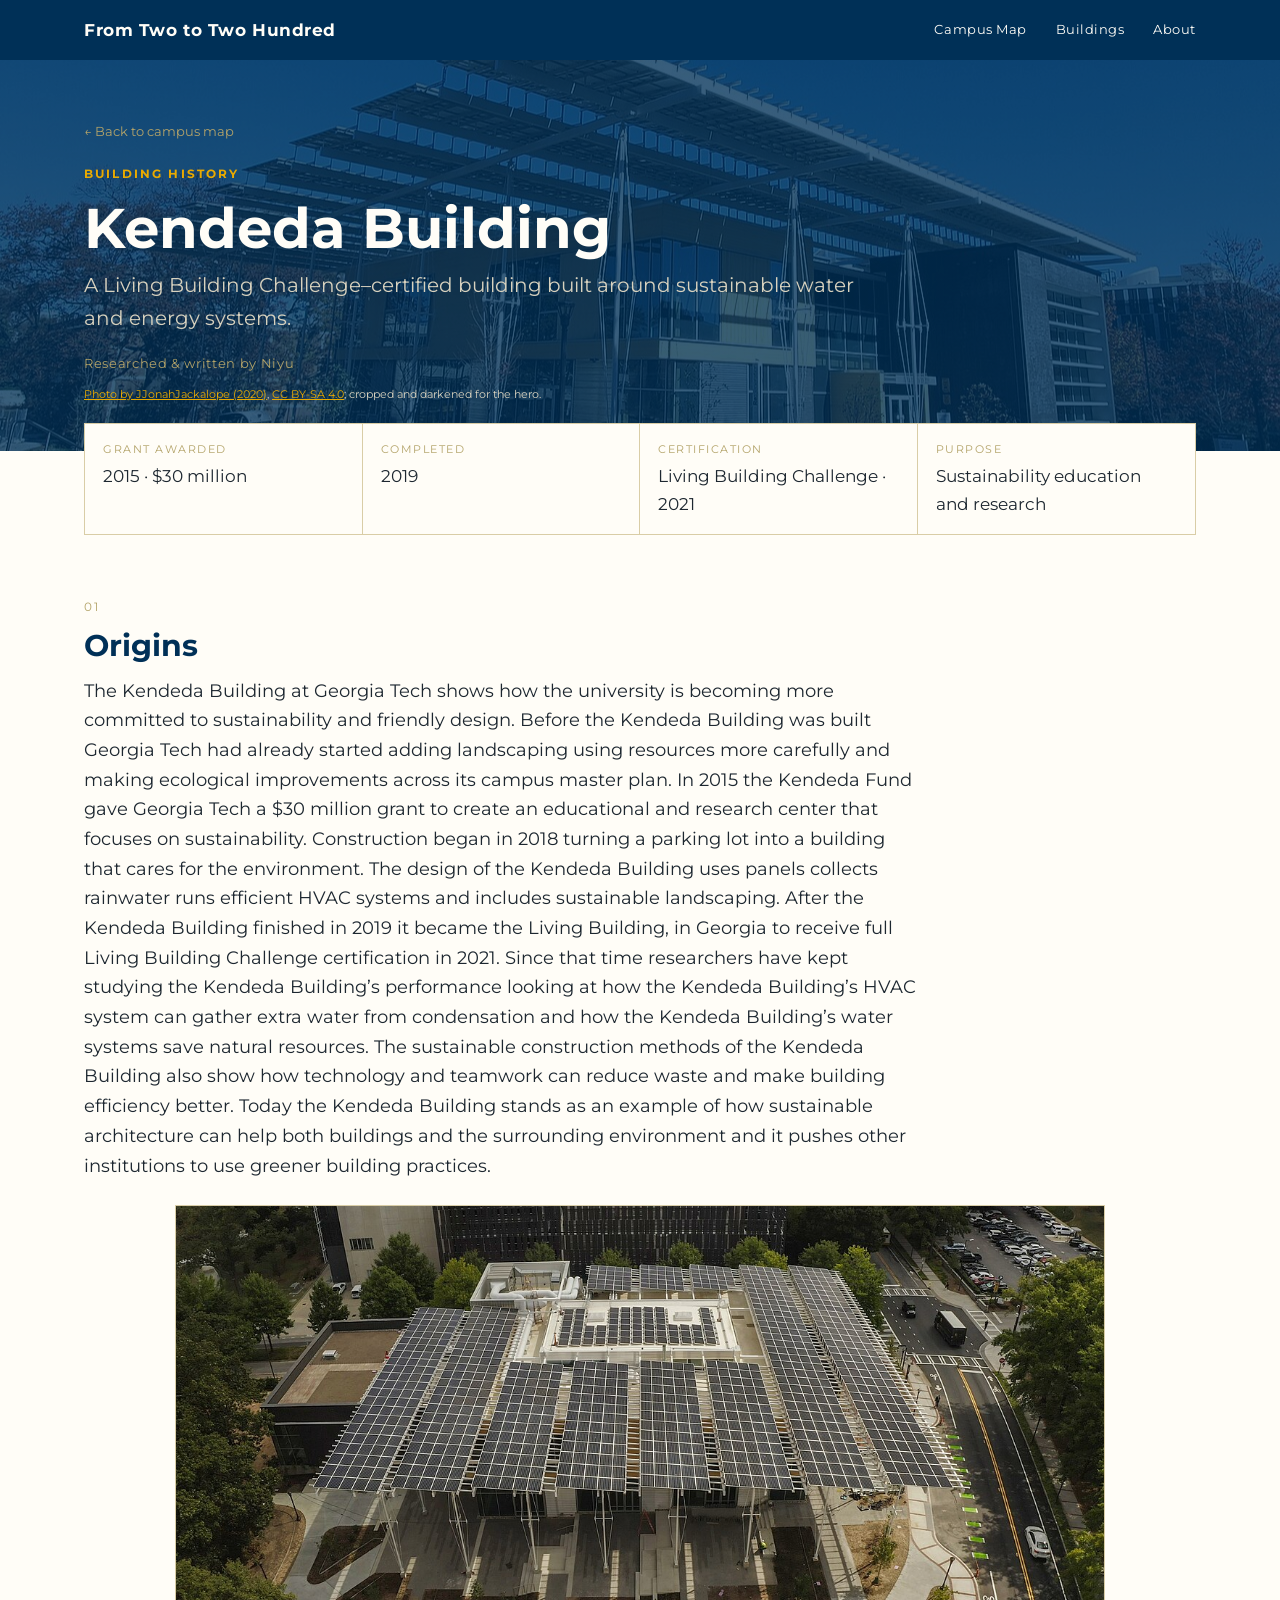
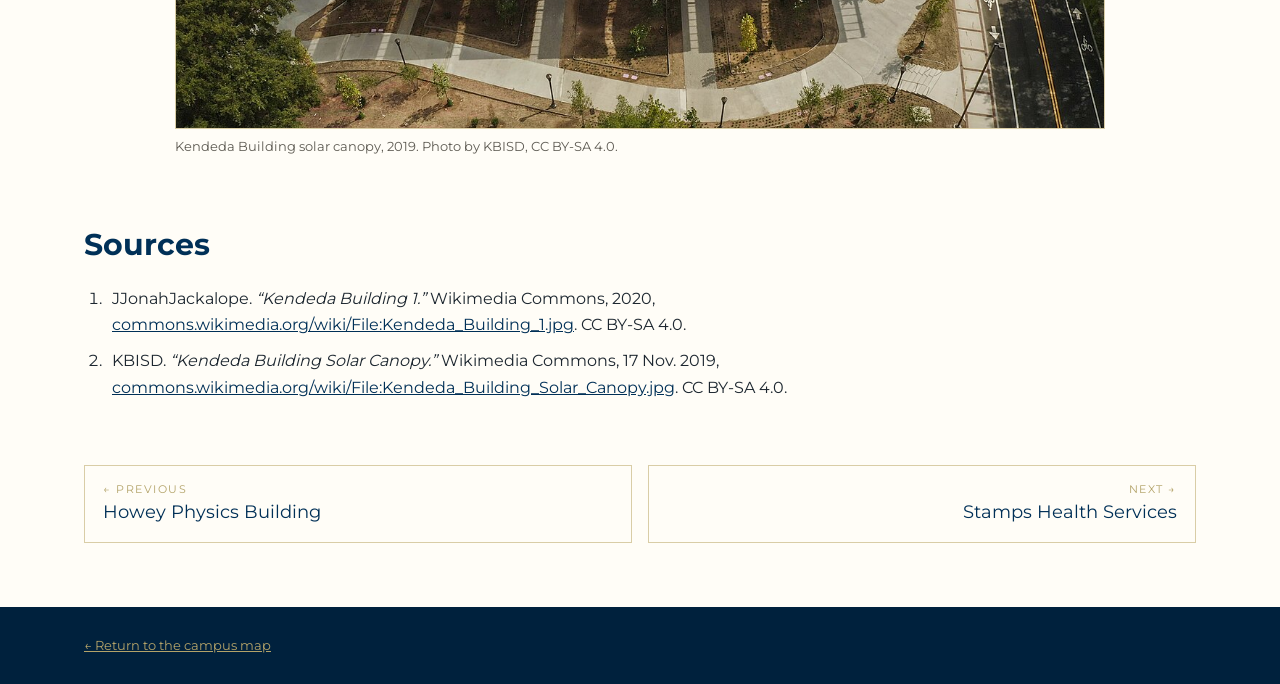
<file: buildings/kendeda.html>
<!DOCTYPE html>
<html lang="en">
<head>
  <meta charset="UTF-8">
  <meta name="viewport" content="width=device-width, initial-scale=1.0">
  <title>Kendeda Building · From Two to Two Hundred</title>
  <link rel="icon" type="image/png" sizes="64x64" href="../assets/images/gt-favicon.png">
  <link rel="stylesheet" href="../css/style.css">
</head>
<body>

  <header class="topbar">
    <div class="wrap">
      <a class="brand" href="../index.html">From Two to Two Hundred</a>
      <nav>
        <a href="../index.html#map">Campus Map</a>
        <a href="../index.html#buildings">Buildings</a>
        <a href="../about.html">About</a>
      </nav>
    </div>
  </header>

  <!-- ================= TITLE ================= -->
  <section class="b-hero archive-hero" style="--hero-image: url('../assets/images/kendeda/historic-2020.jpg')">
    <div class="wrap">
      <a class="back-link" href="../index.html#map">&larr; Back to campus map</a>
      <p class="eyebrow">Building History</p>
      <h1>Kendeda Building</h1>
      <p class="subtitle">A Living Building Challenge–certified building built around sustainable water and energy systems.</p>
      <p class="byline">Researched &amp; written by Niyu</p>
      <p class="hero-image-credit"><a href="https://commons.wikimedia.org/wiki/File:Kendeda_Building_1.jpg">Photo by JJonahJackalope (2020)</a>, <a href="https://creativecommons.org/licenses/by-sa/4.0/">CC BY-SA 4.0</a>; cropped and darkened for the hero.</p>
    </div>
  </section>

  <!-- ================= QUICK FACTS ================= -->
  <div class="wrap">
    <dl class="facts">
      <div><dt>Grant Awarded</dt><dd>2015 · $30 million</dd></div>
      <div><dt>Completed</dt><dd>2019</dd></div>
      <div><dt>Certification</dt><dd>Living Building Challenge · 2021</dd></div>
      <div><dt>Purpose</dt><dd>Sustainability education and research</dd></div>
    </dl>
  </div>

  <!-- ================= THE STORY ================= -->
  <section class="section">
    <div class="wrap">
      <span class="section-num">01</span>
      <h2>Origins</h2>
      <div class="prose">
        <p>The Kendeda Building at Georgia Tech shows how the university is becoming more committed to sustainability and friendly design. Before the Kendeda Building was built Georgia Tech had already started adding landscaping using resources more carefully and making ecological improvements across its campus master plan. In 2015 the Kendeda Fund gave Georgia Tech a $30 million grant to create an educational and research center that focuses on sustainability. Construction began in 2018 turning a parking lot into a building that cares for the environment. The design of the Kendeda Building uses panels collects rainwater runs efficient HVAC systems and includes sustainable landscaping. After the Kendeda Building finished in 2019 it became the Living Building, in Georgia to receive full Living Building Challenge certification in 2021. Since that time researchers have kept studying the Kendeda Building’s performance looking at how the Kendeda Building’s HVAC system can gather extra water from condensation and how the Kendeda Building’s water systems save natural resources. The sustainable construction methods of the Kendeda Building also show how technology and teamwork can reduce waste and make building efficiency better. Today the Kendeda Building stands as an example of how sustainable architecture can help both buildings and the surrounding environment and it pushes other institutions to use greener building practices.</p>
      </div>
      <figure class="archive-figure">
        <img src="../assets/images/kendeda/solar-canopy.jpg" alt="Solar canopy above the Kendeda Building at Georgia Tech.">
        <figcaption>Kendeda Building solar canopy, 2019. Photo by KBISD, CC BY-SA 4.0.</figcaption>
      </figure>
    </div>
  </section>

  <!-- ================= SOURCES ================= -->
  <section class="section sources">
    <div class="wrap">
      <h2>Sources</h2>
      <ol>
        <li>JJonahJackalope. <cite>“Kendeda Building 1.”</cite> Wikimedia Commons, 2020, <a href="https://commons.wikimedia.org/wiki/File:Kendeda_Building_1.jpg">commons.wikimedia.org/wiki/File:Kendeda_Building_1.jpg</a>. CC BY-SA 4.0.</li>
        <li>KBISD. <cite>“Kendeda Building Solar Canopy.”</cite> Wikimedia Commons, 17 Nov. 2019, <a href="https://commons.wikimedia.org/wiki/File:Kendeda_Building_Solar_Canopy.jpg">commons.wikimedia.org/wiki/File:Kendeda_Building_Solar_Canopy.jpg</a>. CC BY-SA 4.0.</li>
      </ol>
    </div>
  </section>

  <!-- ================= PREV / NEXT ================= -->
  <div class="wrap">
    <nav class="pager">
      <a class="prev" href="howey.html"><span class="dir">&larr; Previous</span>Howey Physics Building</a>
      <a class="next" href="stamps.html"><span class="dir">Next &rarr;</span>Stamps Health Services</a>
    </nav>
  </div>

  <footer>
    <div class="wrap"><a href="../index.html">&larr; Return to the campus map</a></div>
  </footer>

</body>
</html>
</file>
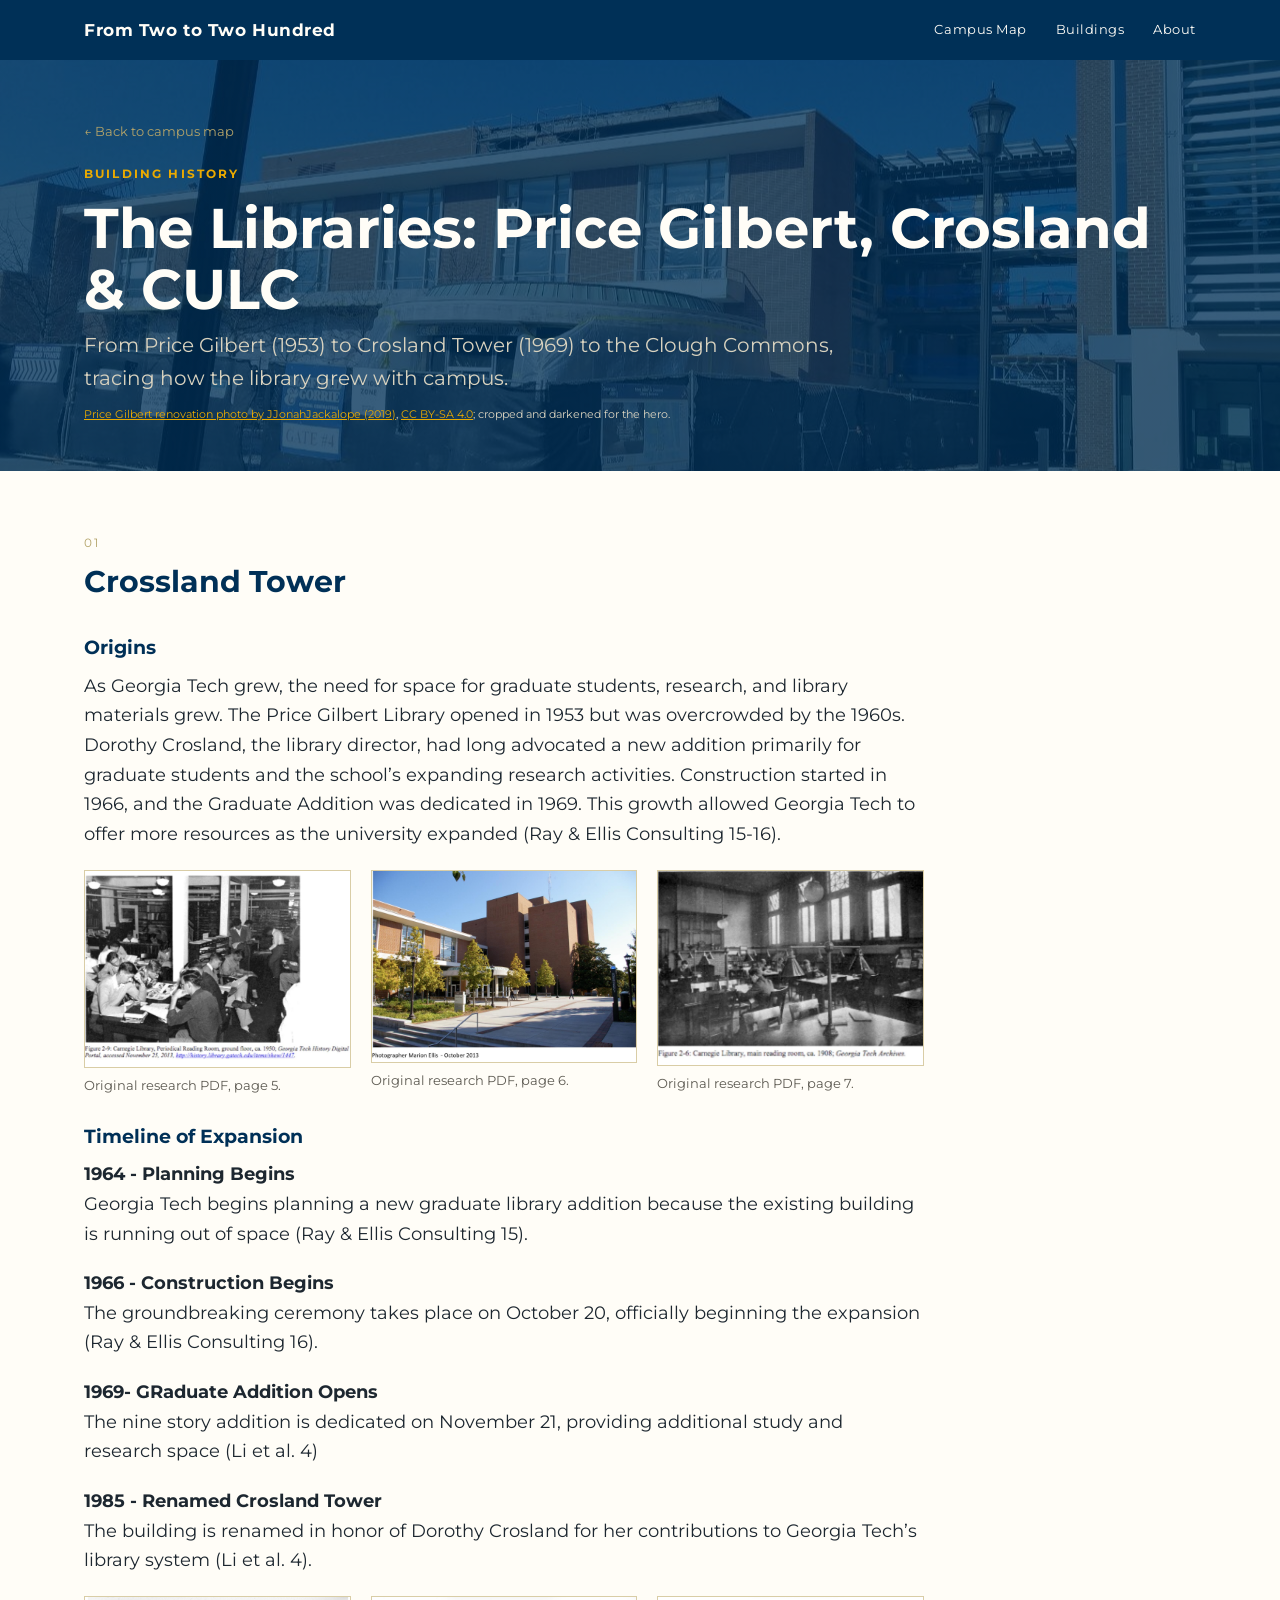
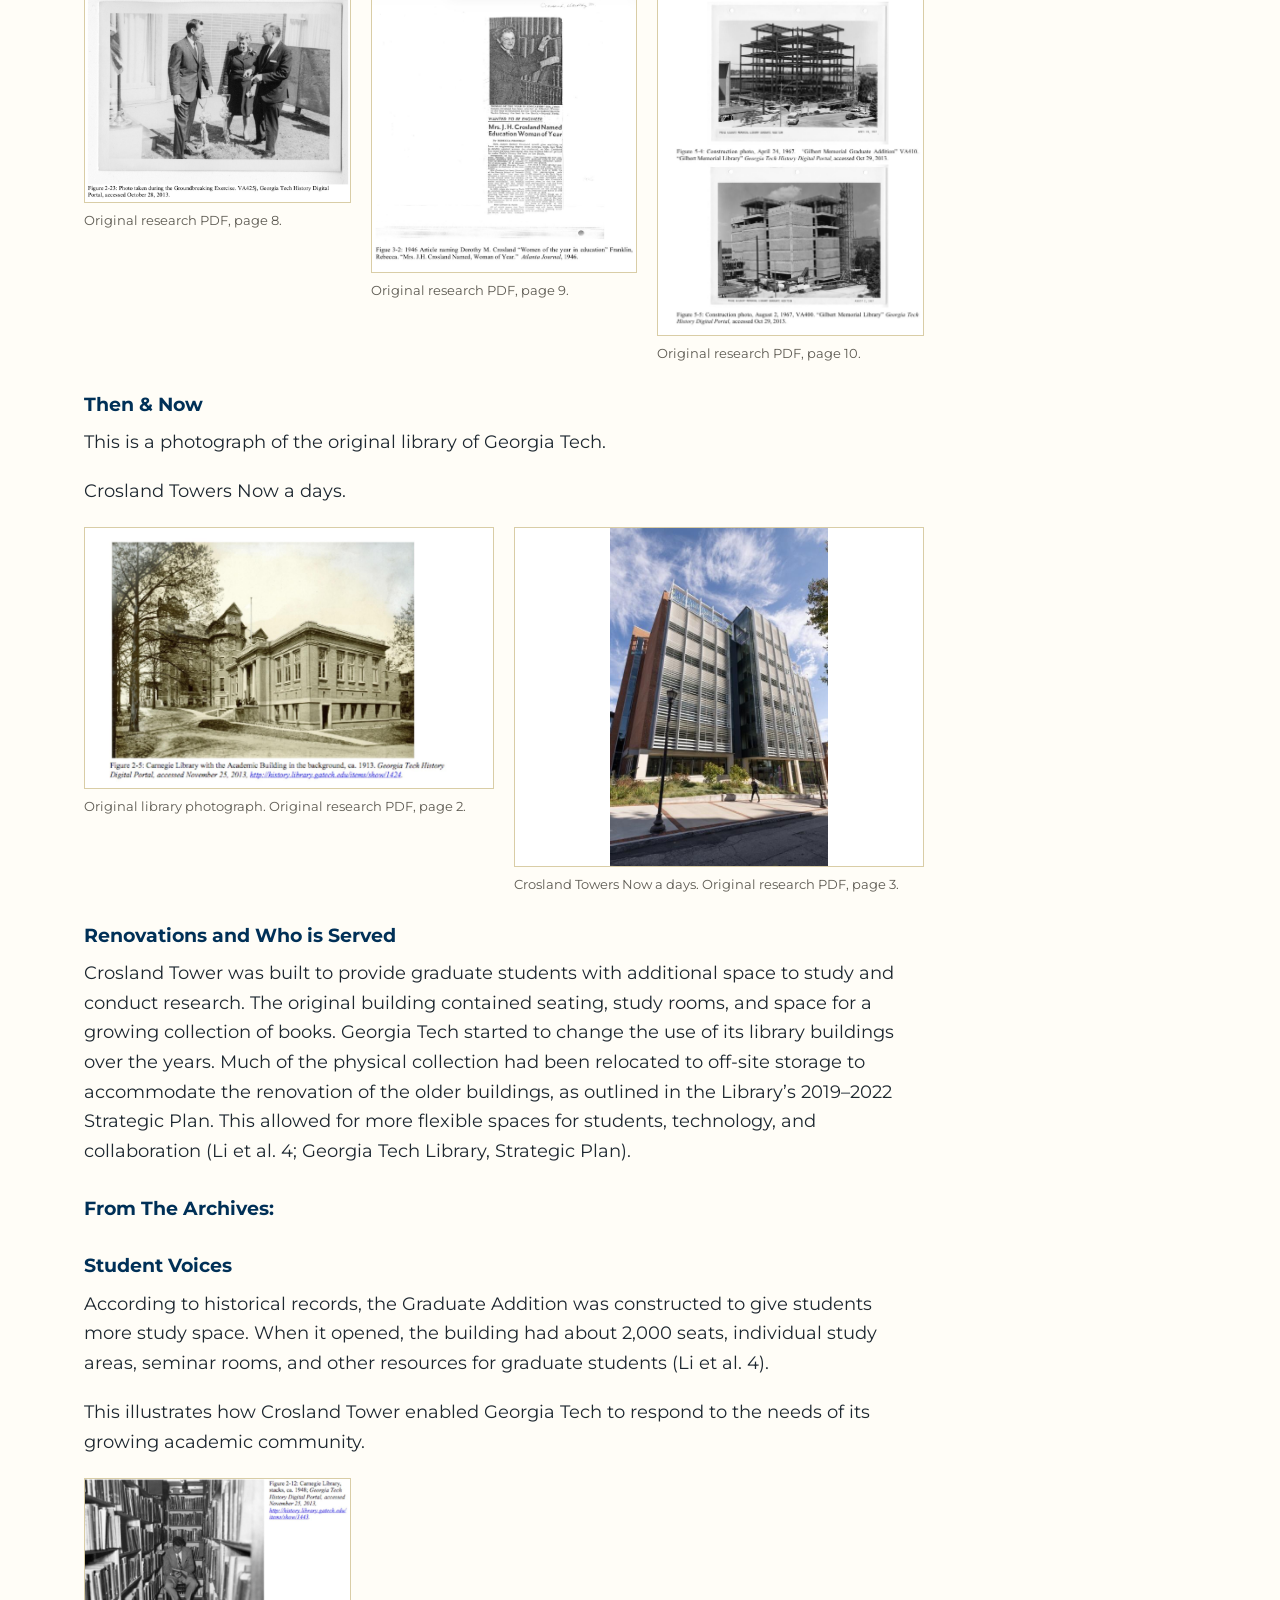
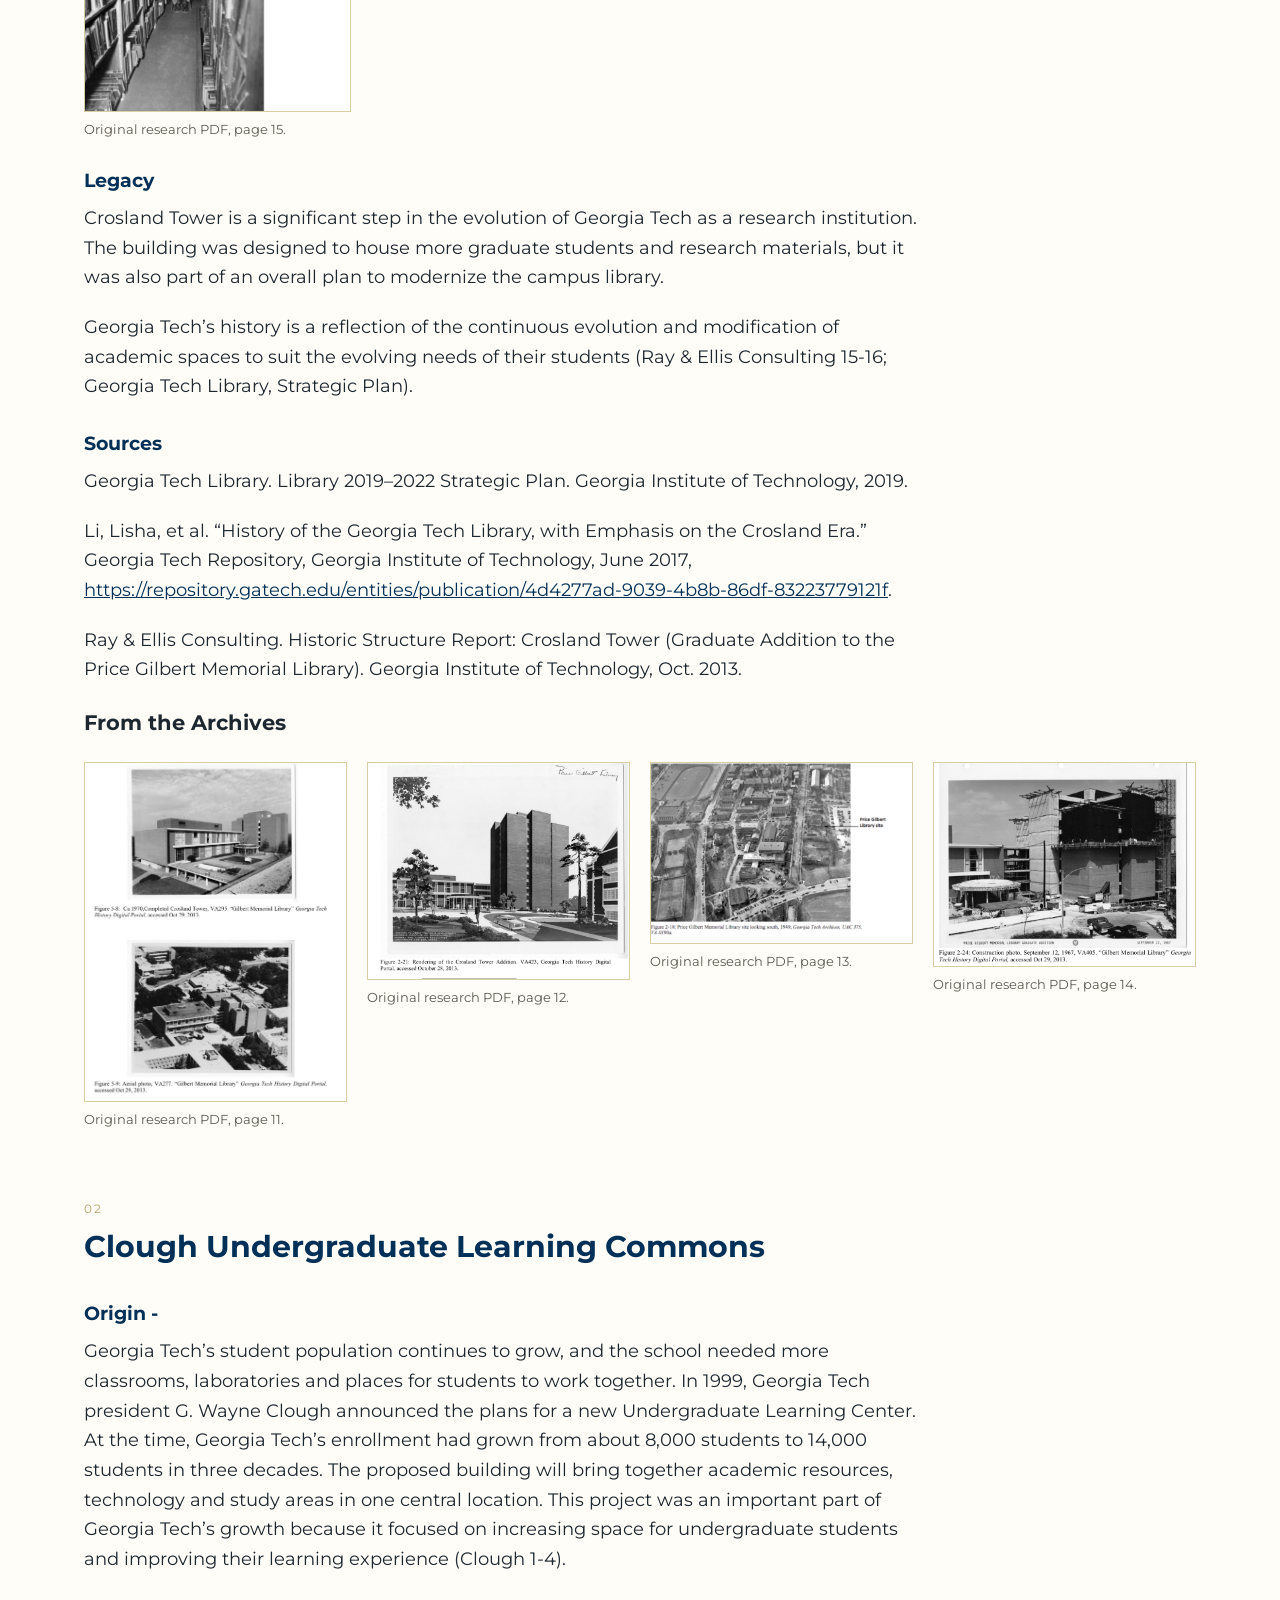
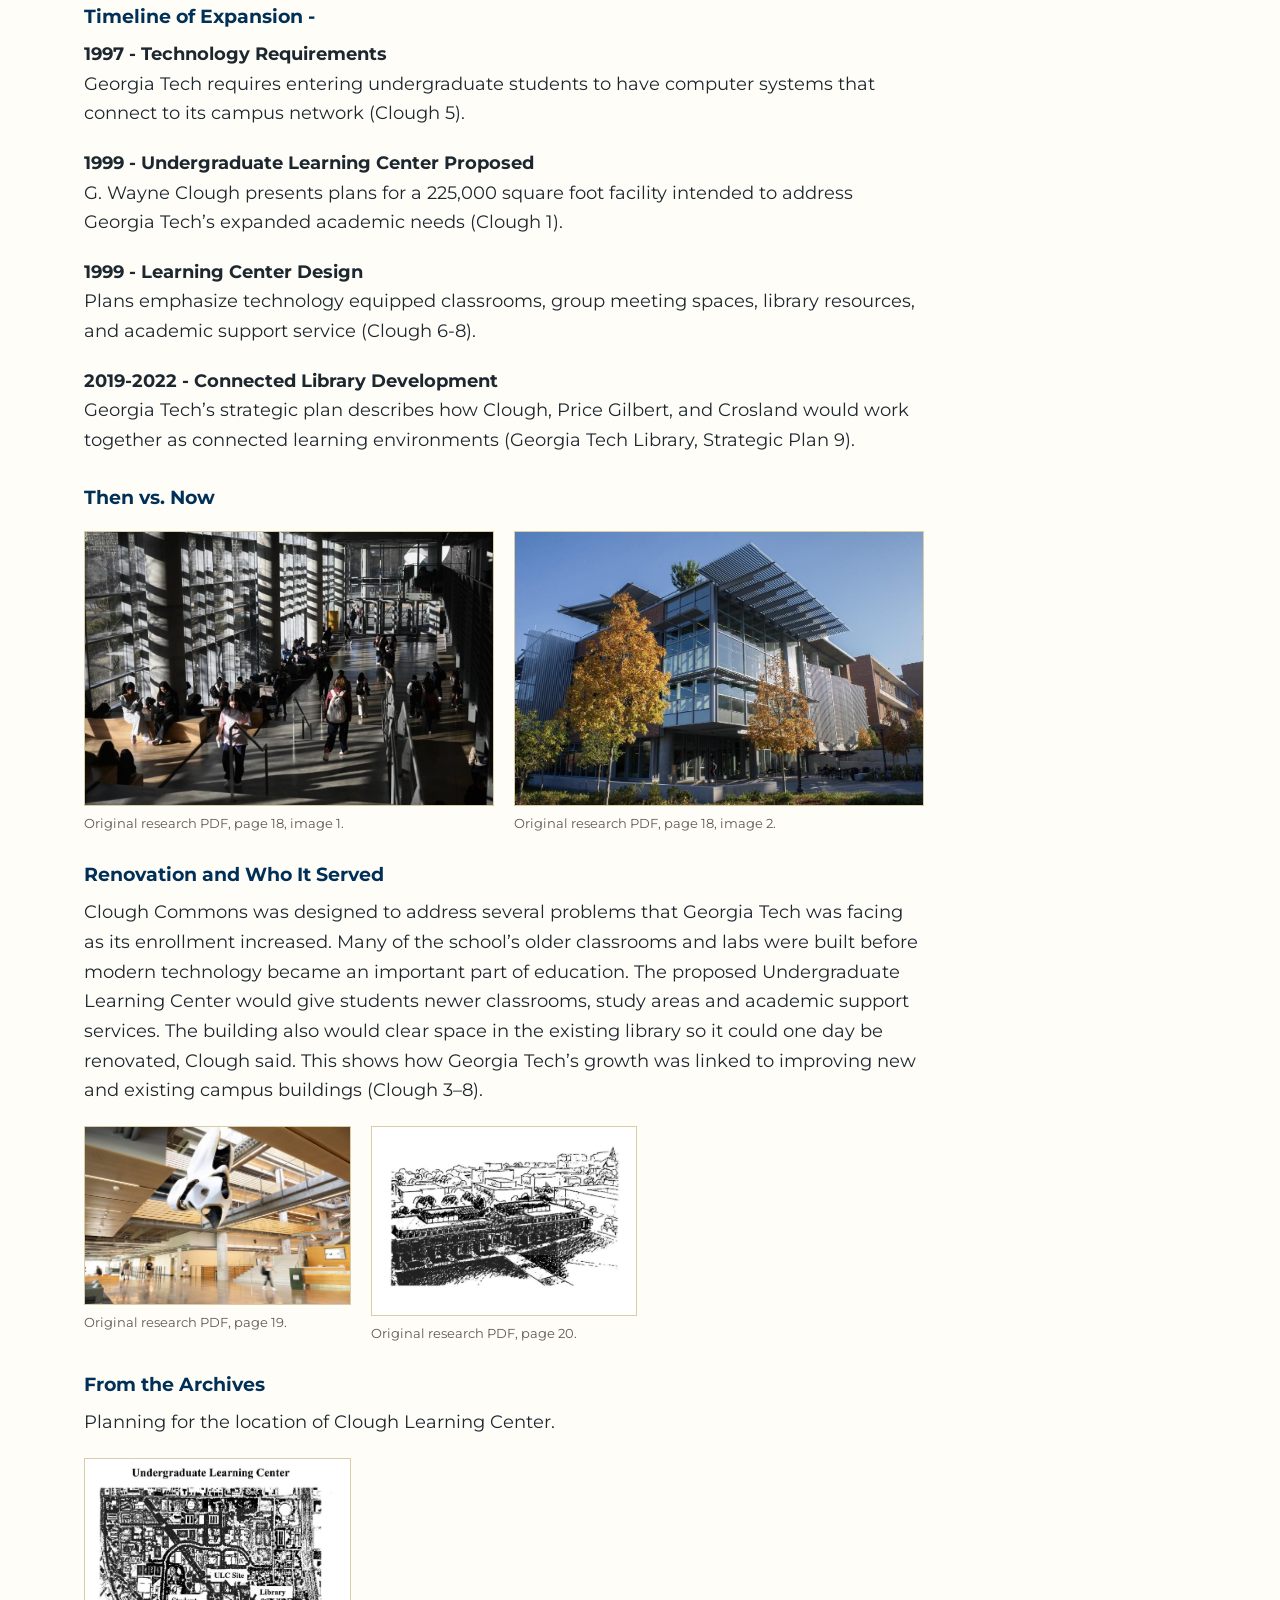
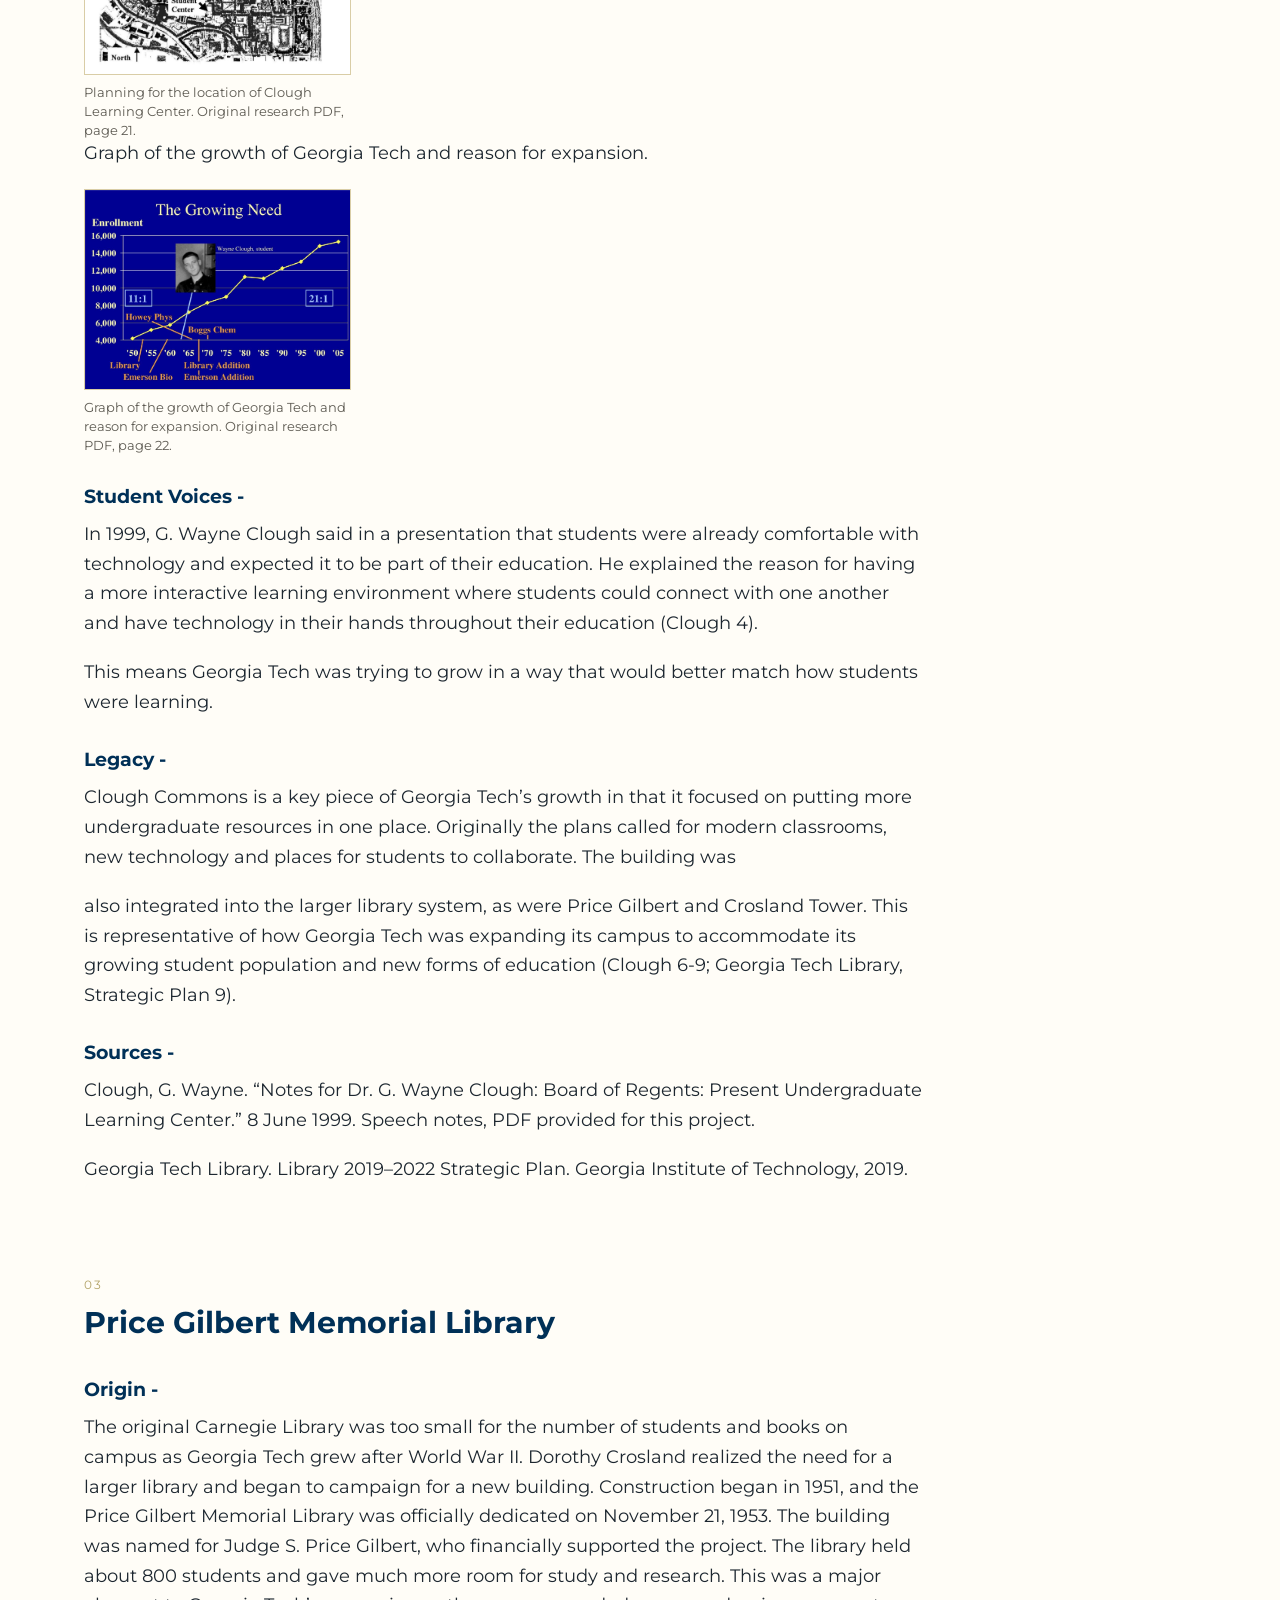
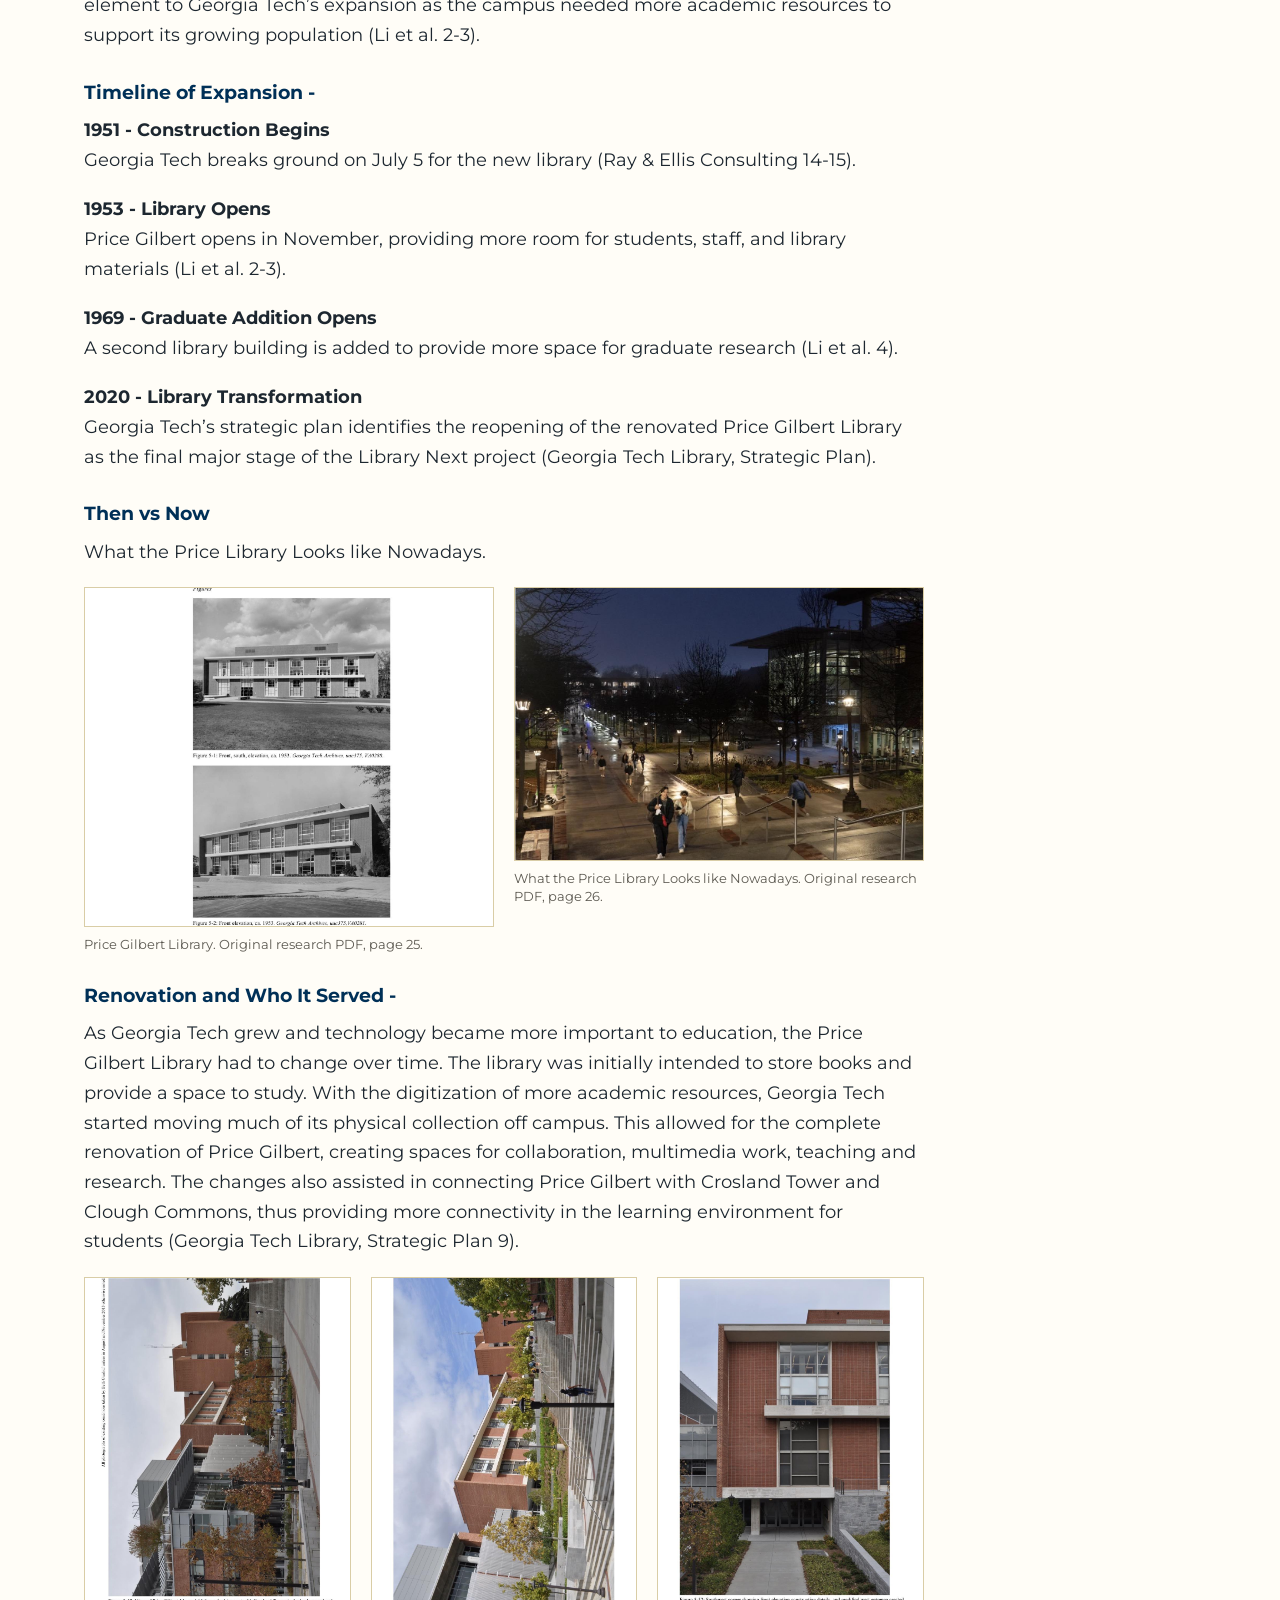
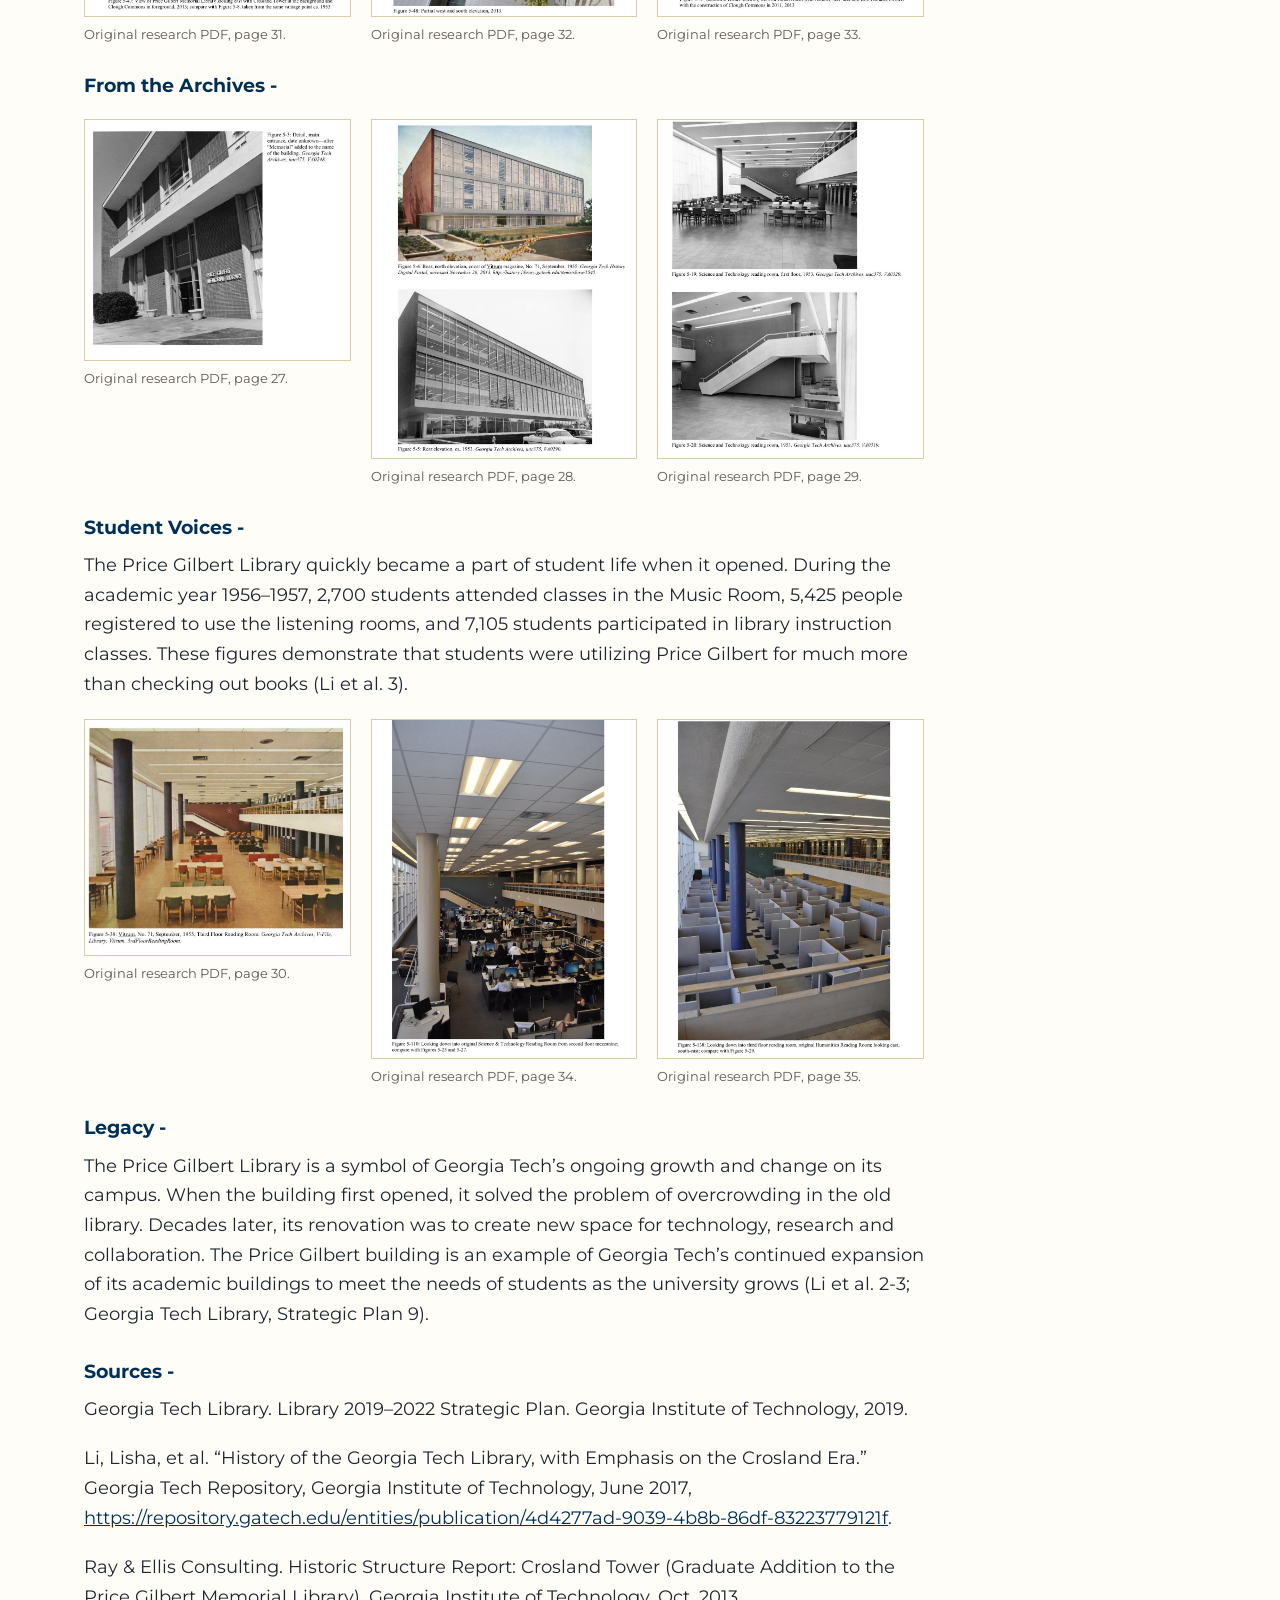
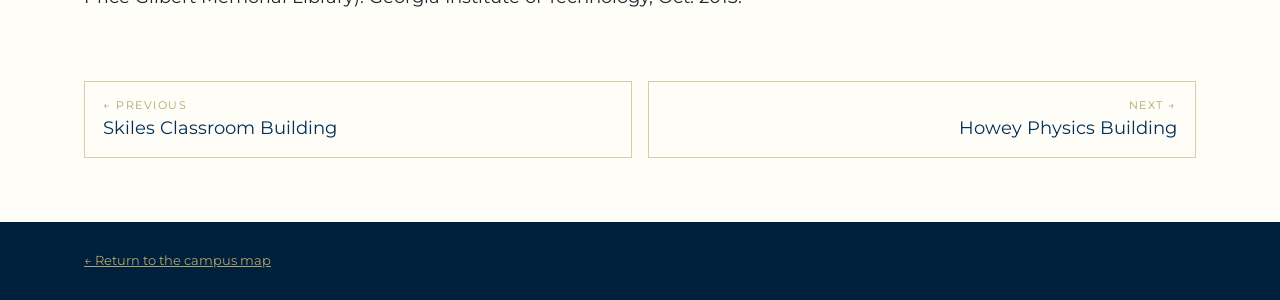
<file: buildings/libraries.html>
<!DOCTYPE html>
<html lang="en">
<head>
  <meta charset="UTF-8">
  <meta name="viewport" content="width=device-width, initial-scale=1.0">
  <title>The Libraries: Price Gilbert, Crosland &amp; CULC · From Two to Two Hundred</title>
  <link rel="icon" type="image/png" sizes="64x64" href="../assets/images/gt-favicon.png">
  <link rel="stylesheet" href="../css/style.css">
</head>
<body>

  <header class="topbar">
    <div class="wrap">
      <a class="brand" href="../index.html">From Two to Two Hundred</a>
      <nav>
        <a href="../index.html#map">Campus Map</a>
        <a href="../index.html#buildings">Buildings</a>
        <a href="../about.html">About</a>
      </nav>
    </div>
  </header>

  <section class="b-hero archive-hero" style="--hero-image: url('../assets/images/libraries/renovation-2019.jpg')">
    <div class="wrap">
      <a class="back-link" href="../index.html#map">&larr; Back to campus map</a>
      <p class="eyebrow">Building History</p>
      <h1>The Libraries: Price Gilbert, Crosland &amp; CULC</h1>
      <p class="subtitle">From Price Gilbert (1953) to Crosland Tower (1969) to the Clough Commons, tracing how the library grew with campus.</p>
      <p class="hero-image-credit"><a href="https://commons.wikimedia.org/wiki/File:Price_Gilbert_Memorial_Library_under_renovation.jpg">Price Gilbert renovation photo by JJonahJackalope (2019)</a>, <a href="https://creativecommons.org/licenses/by-sa/4.0/">CC BY-SA 4.0</a>; cropped and darkened for the hero.</p>
    </div>
  </section>

  <main>
    <section class="section" id="crosland">
      <div class="wrap">
        <span class="section-num">01</span>
        <h2>Crossland Tower</h2>
        <div class="prose research-copy">
          <h3>Origins</h3>
          <p>As Georgia Tech grew, the need for space for graduate students, research, and library materials grew. The Price Gilbert Library opened in 1953 but was overcrowded by the 1960s. Dorothy Crosland, the library director, had long advocated a new addition primarily for graduate students and the school’s expanding research activities. Construction started in 1966, and the Graduate Addition was dedicated in 1969. This growth allowed Georgia Tech to offer more resources as the university expanded (Ray &amp; Ellis Consulting 15-16).</p>
          <div class="gallery research-gallery">
            <figure><a href="../assets/images/libraries/research-photos/page-05-01.jpeg"><img src="../assets/images/libraries/research-photos/page-05-01.jpeg" alt="Library research image, original PDF page 5."></a><figcaption>Original research PDF, page 5.</figcaption></figure>
            <figure><a href="../assets/images/libraries/research-photos/page-06-01.jpeg"><img src="../assets/images/libraries/research-photos/page-06-01.jpeg" alt="Library research image, original PDF page 6."></a><figcaption>Original research PDF, page 6.</figcaption></figure>
            <figure><a href="../assets/images/libraries/research-photos/page-07-01.jpeg"><img src="../assets/images/libraries/research-photos/page-07-01.jpeg" alt="Library research image, original PDF page 7."></a><figcaption>Original research PDF, page 7.</figcaption></figure>
          </div>

          <h3>Timeline of Expansion</h3>
          <p><strong>1964 - Planning Begins</strong><br>Georgia Tech begins planning a new graduate library addition because the existing building is running out of space (Ray &amp; Ellis Consulting 15).</p>
          <p><strong>1966 - Construction Begins</strong><br>The groundbreaking ceremony takes place on October 20, officially beginning the expansion (Ray &amp; Ellis Consulting 16).</p>
          <p><strong>1969- GRaduate Addition Opens</strong><br>The nine story addition is dedicated on November 21, providing additional study and research space (Li et al. 4)</p>
          <p><strong>1985 - Renamed Crosland Tower</strong><br>The building is renamed in honor of Dorothy Crosland for her contributions to Georgia Tech’s library system (Li et al. 4).</p>
          <div class="gallery research-gallery">
            <figure><a href="../assets/images/libraries/research-photos/page-08-01.jpeg"><img src="../assets/images/libraries/research-photos/page-08-01.jpeg" alt="Library research image, original PDF page 8."></a><figcaption>Original research PDF, page 8.</figcaption></figure>
            <figure><a href="../assets/images/libraries/research-photos/page-09-01.jpeg"><img src="../assets/images/libraries/research-photos/page-09-01.jpeg" alt="Library research image, original PDF page 9."></a><figcaption>Original research PDF, page 9.</figcaption></figure>
            <figure><a href="../assets/images/libraries/research-photos/page-10-01.jpeg"><img src="../assets/images/libraries/research-photos/page-10-01.jpeg" alt="Library research image, original PDF page 10."></a><figcaption>Original research PDF, page 10.</figcaption></figure>
          </div>

          <h3>Then &amp; Now</h3>
          <p>This is a photograph of the original library of Georgia Tech.</p>
          <p>Crosland Towers Now a days.</p>
          <div class="compare research-gallery">
            <figure><a href="../assets/images/libraries/research-photos/page-02-01.jpeg"><img src="../assets/images/libraries/research-photos/page-02-01.jpeg" alt="Original library photograph from the research PDF, page 2."></a><figcaption>Original library photograph. Original research PDF, page 2.</figcaption></figure>
            <figure><a href="../assets/images/libraries/research-photos/page-03-01.jpeg"><img src="../assets/images/libraries/research-photos/page-03-01.jpeg" alt="Crosland Towers photograph from the research PDF, page 3."></a><figcaption>Crosland Towers Now a days. Original research PDF, page 3.</figcaption></figure>
          </div>

          <h3>Renovations and Who is Served</h3>
          <p>Crosland Tower was built to provide graduate students with additional space to study and conduct research. The original building contained seating, study rooms, and space for a growing collection of books. Georgia Tech started to change the use of its library buildings over the years. Much of the physical collection had been relocated to off-site storage to accommodate the renovation of the older buildings, as outlined in the Library’s 2019–2022 Strategic Plan. This allowed for more flexible spaces for students, technology, and collaboration (Li et al. 4; Georgia Tech Library, Strategic Plan).</p>
          <h3>From The Archives:</h3>

          <h3>Student Voices</h3>
          <p>According to historical records, the Graduate Addition was constructed to give students more study space. When it opened, the building had about 2,000 seats, individual study areas, seminar rooms, and other resources for graduate students (Li et al. 4).</p>
          <p>This illustrates how Crosland Tower enabled Georgia Tech to respond to the needs of its growing academic community.</p>
          <div class="gallery research-gallery">
            <figure><a href="../assets/images/libraries/research-photos/page-15-01.jpeg"><img src="../assets/images/libraries/research-photos/page-15-01.jpeg" alt="Library student research image, original PDF page 15."></a><figcaption>Original research PDF, page 15.</figcaption></figure>
          </div>

          <h3>Legacy</h3>
          <p>Crosland Tower is a significant step in the evolution of Georgia Tech as a research institution. The building was designed to house more graduate students and research materials, but it was also part of an overall plan to modernize the campus library.</p>
          <p>Georgia Tech’s history is a reflection of the continuous evolution and modification of academic spaces to suit the evolving needs of their students (Ray &amp; Ellis Consulting 15-16; Georgia Tech Library, Strategic Plan).</p>

          <h3>Sources</h3>
          <p>Georgia Tech Library. Library 2019–2022 Strategic Plan. Georgia Institute of Technology, 2019.</p>
          <p>Li, Lisha, et al. “History of the Georgia Tech Library, with Emphasis on the Crosland Era.” Georgia Tech Repository, Georgia Institute of Technology, June 2017, <a href="https://repository.gatech.edu/entities/publication/4d4277ad-9039-4b8b-86df-83223779121f">https://repository.gatech.edu/entities/publication/4d4277ad-9039-4b8b-86df-83223779121f</a>.</p>
          <p>Ray &amp; Ellis Consulting. Historic Structure Report: Crosland Tower (Graduate Addition to the Price Gilbert Memorial Library). Georgia Institute of Technology, Oct. 2013.</p>
        </div>
        <h3>From the Archives</h3>
        <div class="gallery research-gallery">
          <figure><a href="../assets/images/libraries/research-photos/page-11-01.jpeg"><img src="../assets/images/libraries/research-photos/page-11-01.jpeg" alt="Library research image, original PDF page 11."></a><figcaption>Original research PDF, page 11.</figcaption></figure>
          <figure><a href="../assets/images/libraries/research-photos/page-12-01.jpeg"><img src="../assets/images/libraries/research-photos/page-12-01.jpeg" alt="Library research image, original PDF page 12."></a><figcaption>Original research PDF, page 12.</figcaption></figure>
          <figure><a href="../assets/images/libraries/research-photos/page-13-01.jpeg"><img src="../assets/images/libraries/research-photos/page-13-01.jpeg" alt="Library research image, original PDF page 13."></a><figcaption>Original research PDF, page 13.</figcaption></figure>
          <figure><a href="../assets/images/libraries/research-photos/page-14-01.jpeg"><img src="../assets/images/libraries/research-photos/page-14-01.jpeg" alt="Library research image, original PDF page 14."></a><figcaption>Original research PDF, page 14.</figcaption></figure>
        </div>

      </div>
    </section>

    <section class="section" id="clough">
      <div class="wrap">
        <span class="section-num">02</span>
        <h2>Clough Undergraduate Learning Commons</h2>
        <div class="prose research-copy">
          <h3>Origin -</h3>
          <p>Georgia Tech’s student population continues to grow, and the school needed more classrooms, laboratories and places for students to work together. In 1999, Georgia Tech president G. Wayne Clough announced the plans for a new Undergraduate Learning Center. At the time, Georgia Tech’s enrollment had grown from about 8,000 students to 14,000 students in three decades. The proposed building will bring together academic resources, technology and study areas in one central location. This project was an important part of Georgia Tech’s growth because it focused on increasing space for undergraduate students and improving their learning experience (Clough 1-4).</p>

          <h3>Timeline of Expansion -</h3>
          <p><strong>1997 - Technology Requirements</strong><br>Georgia Tech requires entering undergraduate students to have computer systems that connect to its campus network (Clough 5).</p>
          <p><strong>1999 - Undergraduate Learning Center Proposed</strong><br>G. Wayne Clough presents plans for a 225,000 square foot facility intended to address Georgia Tech’s expanded academic needs (Clough 1).</p>
          <p><strong>1999 - Learning Center Design</strong><br>Plans emphasize technology equipped classrooms, group meeting spaces, library resources, and academic support service (Clough 6-8).</p>
          <p><strong>2019-2022 - Connected Library Development</strong><br>Georgia Tech’s strategic plan describes how Clough, Price Gilbert, and Crosland would work together as connected learning environments (Georgia Tech Library, Strategic Plan 9).</p>

          <h3>Then vs. Now</h3>
          <div class="compare research-gallery">
            <figure><a href="../assets/images/libraries/research-photos/page-18-01.jpeg"><img src="../assets/images/libraries/research-photos/page-18-01.jpeg" alt="Clough Commons research image, original PDF page 18, image 1."></a><figcaption>Original research PDF, page 18, image 1.</figcaption></figure>
            <figure><a href="../assets/images/libraries/research-photos/page-18-02.jpeg"><img src="../assets/images/libraries/research-photos/page-18-02.jpeg" alt="Clough Commons research image, original PDF page 18, image 2."></a><figcaption>Original research PDF, page 18, image 2.</figcaption></figure>
          </div>

          <h3>Renovation and Who It Served</h3>
          <p>Clough Commons was designed to address several problems that Georgia Tech was facing as its enrollment increased. Many of the school’s older classrooms and labs were built before modern technology became an important part of education. The proposed Undergraduate Learning Center would give students newer classrooms, study areas and academic support services. The building also would clear space in the existing library so it could one day be renovated, Clough said. This shows how Georgia Tech’s growth was linked to improving new and existing campus buildings (Clough 3–8).</p>
          <div class="gallery research-gallery">
            <figure><a href="../assets/images/libraries/research-photos/page-19-01.jpeg"><img src="../assets/images/libraries/research-photos/page-19-01.jpeg" alt="Clough Commons research image, original PDF page 19."></a><figcaption>Original research PDF, page 19.</figcaption></figure>
            <figure><a href="../assets/images/libraries/research-photos/page-20-01.jpeg"><img src="../assets/images/libraries/research-photos/page-20-01.jpeg" alt="Clough Commons research image, original PDF page 20."></a><figcaption>Original research PDF, page 20.</figcaption></figure>
          </div>

          <h3>From the Archives</h3>
          <p>Planning for the location of Clough Learning Center.</p>
          <div class="gallery research-gallery">
            <figure><a href="../assets/images/libraries/research-photos/page-21-01.jpeg"><img src="../assets/images/libraries/research-photos/page-21-01.jpeg" alt="Planning for the location of Clough Learning Center."></a><figcaption>Planning for the location of Clough Learning Center. Original research PDF, page 21.</figcaption></figure>
          </div>
          <p>Graph of the growth of Georgia Tech and reason for expansion.</p>
          <div class="gallery research-gallery">
            <figure><a href="../assets/images/libraries/research-photos/page-22-01.jpeg"><img src="../assets/images/libraries/research-photos/page-22-01.jpeg" alt="Graph of the growth of Georgia Tech and reason for expansion."></a><figcaption>Graph of the growth of Georgia Tech and reason for expansion. Original research PDF, page 22.</figcaption></figure>
          </div>

          <h3>Student Voices -</h3>
          <p>In 1999, G. Wayne Clough said in a presentation that students were already comfortable with technology and expected it to be part of their education. He explained the reason for having a more interactive learning environment where students could connect with one another and have technology in their hands throughout their education (Clough 4).</p>
          <p>This means Georgia Tech was trying to grow in a way that would better match how students were learning.</p>

          <h3>Legacy -</h3>
          <p>Clough Commons is a key piece of Georgia Tech’s growth in that it focused on putting more undergraduate resources in one place. Originally the plans called for modern classrooms, new technology and places for students to collaborate. The building was</p>
          <p>also integrated into the larger library system, as were Price Gilbert and Crosland Tower. This is representative of how Georgia Tech was expanding its campus to accommodate its growing student population and new forms of education (Clough 6-9; Georgia Tech Library, Strategic Plan 9).</p>

          <h3>Sources -</h3>
          <p>Clough, G. Wayne. “Notes for Dr. G. Wayne Clough: Board of Regents: Present Undergraduate Learning Center.” 8 June 1999. Speech notes, PDF provided for this project.</p>
          <p>Georgia Tech Library. Library 2019–2022 Strategic Plan. Georgia Institute of Technology, 2019.</p>
        </div>
      </div>
    </section>

    <section class="section" id="price-gilbert">
      <div class="wrap">
        <span class="section-num">03</span>
        <h2>Price Gilbert Memorial Library</h2>
        <div class="prose research-copy">
          <h3>Origin -</h3>
          <p>The original Carnegie Library was too small for the number of students and books on campus as Georgia Tech grew after World War II. Dorothy Crosland realized the need for a larger library and began to campaign for a new building. Construction began in 1951, and the Price Gilbert Memorial Library was officially dedicated on November 21, 1953. The building was named for Judge S. Price Gilbert, who financially supported the project. The library held about 800 students and gave much more room for study and research. This was a major element to Georgia Tech’s expansion as the campus needed more academic resources to support its growing population (Li et al. 2-3).</p>

          <h3>Timeline of Expansion -</h3>
          <p><strong>1951 - Construction Begins</strong><br>Georgia Tech breaks ground on July 5 for the new library (Ray &amp; Ellis Consulting 14-15).</p>
          <p><strong>1953 - Library Opens</strong><br>Price Gilbert opens in November, providing more room for students, staff, and library materials (Li et al. 2-3).</p>
          <p><strong>1969 - Graduate Addition Opens</strong><br>A second library building is added to provide more space for graduate research (Li et al. 4).</p>
          <p><strong>2020 - Library Transformation</strong><br>Georgia Tech’s strategic plan identifies the reopening of the renovated Price Gilbert Library as the final major stage of the Library Next project (Georgia Tech Library, Strategic Plan).</p>

          <h3>Then vs Now</h3>
          <p>What the Price Library Looks like Nowadays.</p>
          <div class="compare research-gallery">
            <figure><a href="../assets/images/libraries/research-photos/page-25-01.jpeg"><img src="../assets/images/libraries/research-photos/page-25-01.jpeg" alt="Price Gilbert Library, original research PDF page 25."></a><figcaption>Price Gilbert Library. Original research PDF, page 25.</figcaption></figure>
            <figure><a href="../assets/images/libraries/research-photos/page-26-01.jpeg"><img src="../assets/images/libraries/research-photos/page-26-01.jpeg" alt="Price Gilbert Library today, original research PDF page 26."></a><figcaption>What the Price Library Looks like Nowadays. Original research PDF, page 26.</figcaption></figure>
          </div>

          <h3>Renovation and Who It Served -</h3>
          <p>As Georgia Tech grew and technology became more important to education, the Price Gilbert Library had to change over time. The library was initially intended to store books and provide a space to study. With the digitization of more academic resources, Georgia Tech started moving much of its physical collection off campus. This allowed for the complete renovation of Price Gilbert, creating spaces for collaboration, multimedia work, teaching and research. The changes also assisted in connecting Price Gilbert with Crosland Tower and Clough Commons, thus providing more connectivity in the learning environment for students (Georgia Tech Library, Strategic Plan 9).</p>
          <div class="gallery research-gallery">
            <figure><a href="../assets/images/libraries/research-photos/page-31-01.jpeg"><img src="../assets/images/libraries/research-photos/page-31-01.jpeg" alt="Price Gilbert Library research image, original PDF page 31."></a><figcaption>Original research PDF, page 31.</figcaption></figure>
            <figure><a href="../assets/images/libraries/research-photos/page-32-01.jpeg"><img src="../assets/images/libraries/research-photos/page-32-01.jpeg" alt="Price Gilbert Library research image, original PDF page 32."></a><figcaption>Original research PDF, page 32.</figcaption></figure>
            <figure><a href="../assets/images/libraries/research-photos/page-33-01.jpeg"><img src="../assets/images/libraries/research-photos/page-33-01.jpeg" alt="Price Gilbert Library research image, original PDF page 33."></a><figcaption>Original research PDF, page 33.</figcaption></figure>
          </div>

          <h3>From the Archives -</h3>
          <div class="gallery research-gallery">
            <figure><a href="../assets/images/libraries/research-photos/page-27-01.jpeg"><img src="../assets/images/libraries/research-photos/page-27-01.jpeg" alt="Price Gilbert Library research image, original PDF page 27."></a><figcaption>Original research PDF, page 27.</figcaption></figure>
            <figure><a href="../assets/images/libraries/research-photos/page-28-01.jpeg"><img src="../assets/images/libraries/research-photos/page-28-01.jpeg" alt="Price Gilbert Library research image, original PDF page 28."></a><figcaption>Original research PDF, page 28.</figcaption></figure>
            <figure><a href="../assets/images/libraries/research-photos/page-29-01.jpeg"><img src="../assets/images/libraries/research-photos/page-29-01.jpeg" alt="Price Gilbert Library research image, original PDF page 29."></a><figcaption>Original research PDF, page 29.</figcaption></figure>
          </div>

          <h3>Student Voices -</h3>
          <p>The Price Gilbert Library quickly became a part of student life when it opened. During the academic year 1956–1957, 2,700 students attended classes in the Music Room, 5,425 people registered to use the listening rooms, and 7,105 students participated in library instruction classes. These figures demonstrate that students were utilizing Price Gilbert for much more than checking out books (Li et al. 3).</p>
          <div class="gallery research-gallery">
            <figure><a href="../assets/images/libraries/research-photos/page-30-01.jpeg"><img src="../assets/images/libraries/research-photos/page-30-01.jpeg" alt="Price Gilbert Library student-life research image, original PDF page 30."></a><figcaption>Original research PDF, page 30.</figcaption></figure>
            <figure><a href="../assets/images/libraries/research-photos/page-34-01.jpeg"><img src="../assets/images/libraries/research-photos/page-34-01.jpeg" alt="Price Gilbert Library student-life research image, original PDF page 34."></a><figcaption>Original research PDF, page 34.</figcaption></figure>
            <figure><a href="../assets/images/libraries/research-photos/page-35-01.jpeg"><img src="../assets/images/libraries/research-photos/page-35-01.jpeg" alt="Price Gilbert Library student-life research image, original PDF page 35."></a><figcaption>Original research PDF, page 35.</figcaption></figure>
          </div>

          <h3>Legacy -</h3>
          <p>The Price Gilbert Library is a symbol of Georgia Tech’s ongoing growth and change on its campus. When the building first opened, it solved the problem of overcrowding in the old library. Decades later, its renovation was to create new space for technology, research and collaboration. The Price Gilbert building is an example of Georgia Tech’s continued expansion of its academic buildings to meet the needs of students as the university grows (Li et al. 2-3; Georgia Tech Library, Strategic Plan 9).</p>

          <h3>Sources -</h3>
          <p>Georgia Tech Library. Library 2019–2022 Strategic Plan. Georgia Institute of Technology, 2019.</p>
          <p>Li, Lisha, et al. “History of the Georgia Tech Library, with Emphasis on the Crosland Era.” Georgia Tech Repository, Georgia Institute of Technology, June 2017, <a href="https://repository.gatech.edu/entities/publication/4d4277ad-9039-4b8b-86df-83223779121f">https://repository.gatech.edu/entities/publication/4d4277ad-9039-4b8b-86df-83223779121f</a>.</p>
          <p>Ray &amp; Ellis Consulting. Historic Structure Report: Crosland Tower (Graduate Addition to the Price Gilbert Memorial Library). Georgia Institute of Technology, Oct. 2013.</p>
        </div>
      </div>
    </section>

  </main>

  <div class="wrap">
    <nav class="pager">
      <a class="prev" href="skiles.html"><span class="dir">&larr; Previous</span>Skiles Classroom Building</a>
      <a class="next" href="howey.html"><span class="dir">Next &rarr;</span>Howey Physics Building</a>
    </nav>
  </div>

  <footer>
    <div class="wrap"><a href="../index.html">&larr; Return to the campus map</a></div>
  </footer>

</body>
</html>
</file>
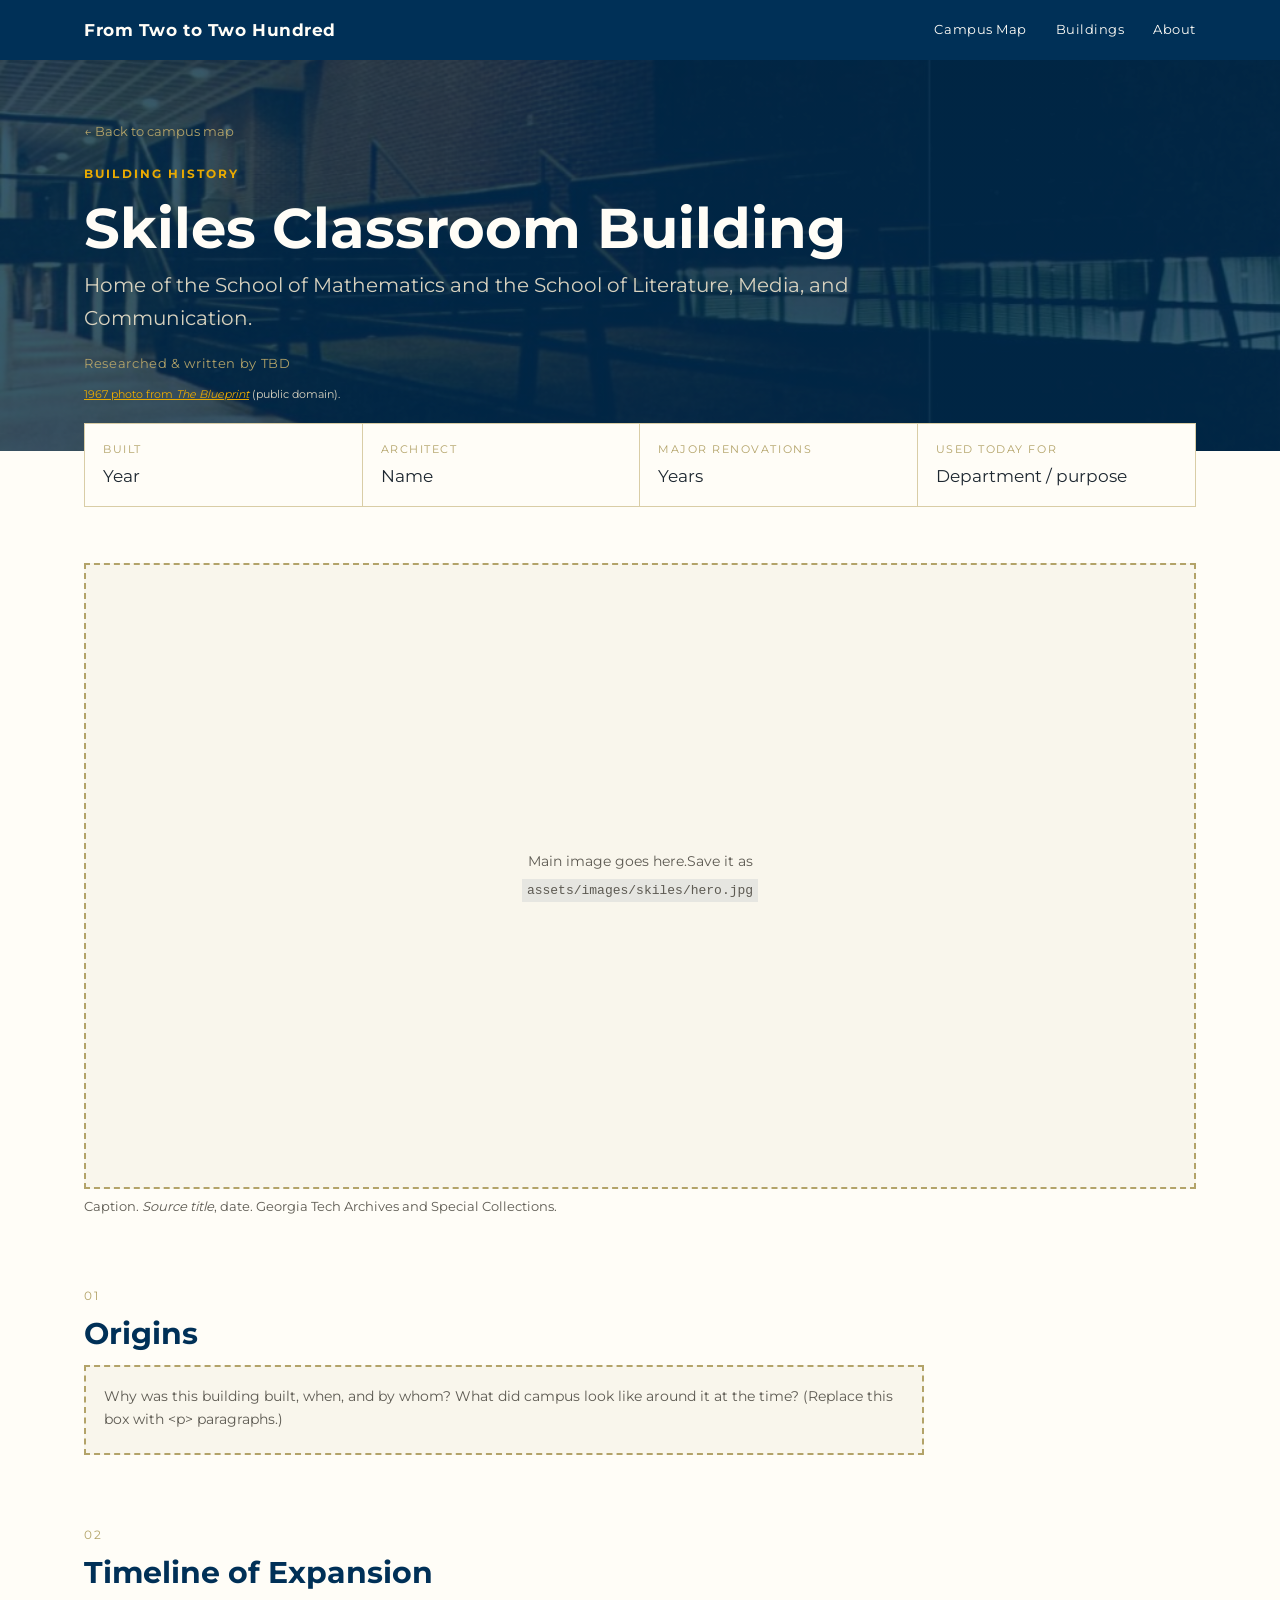
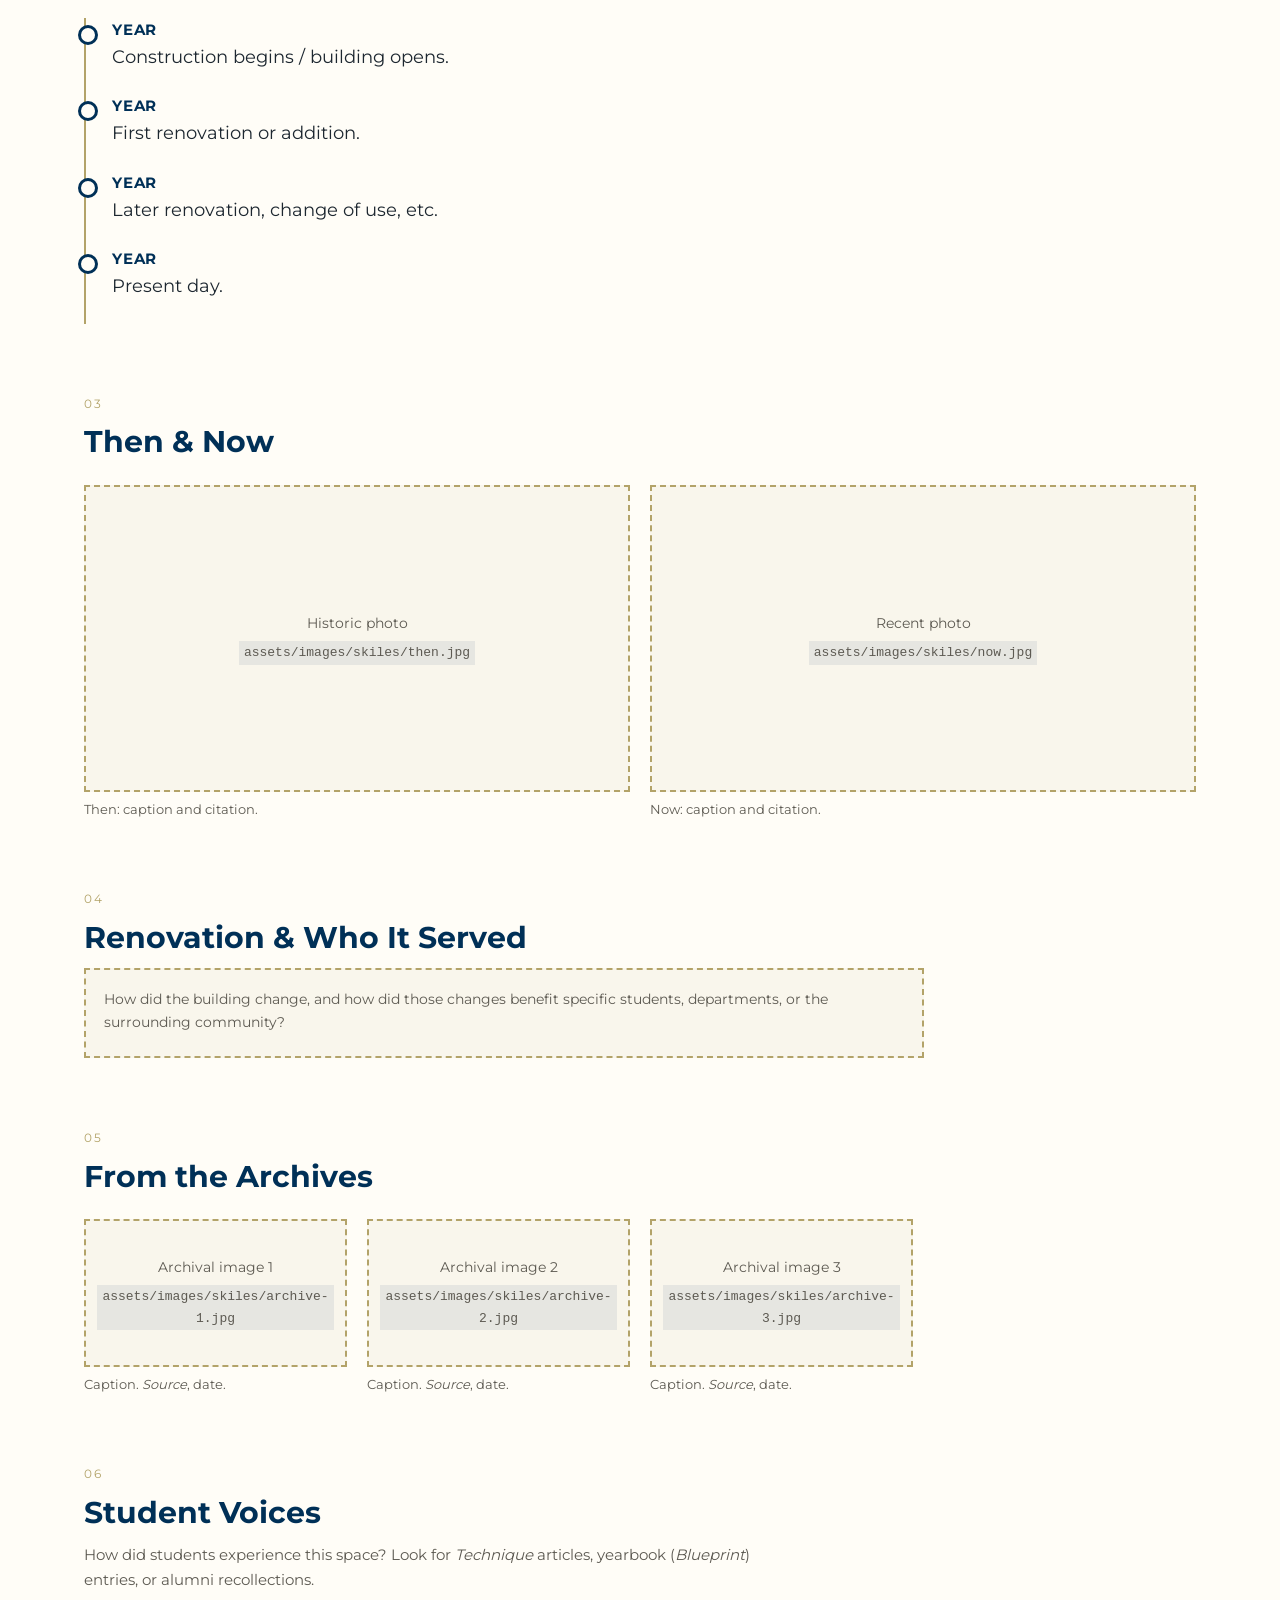
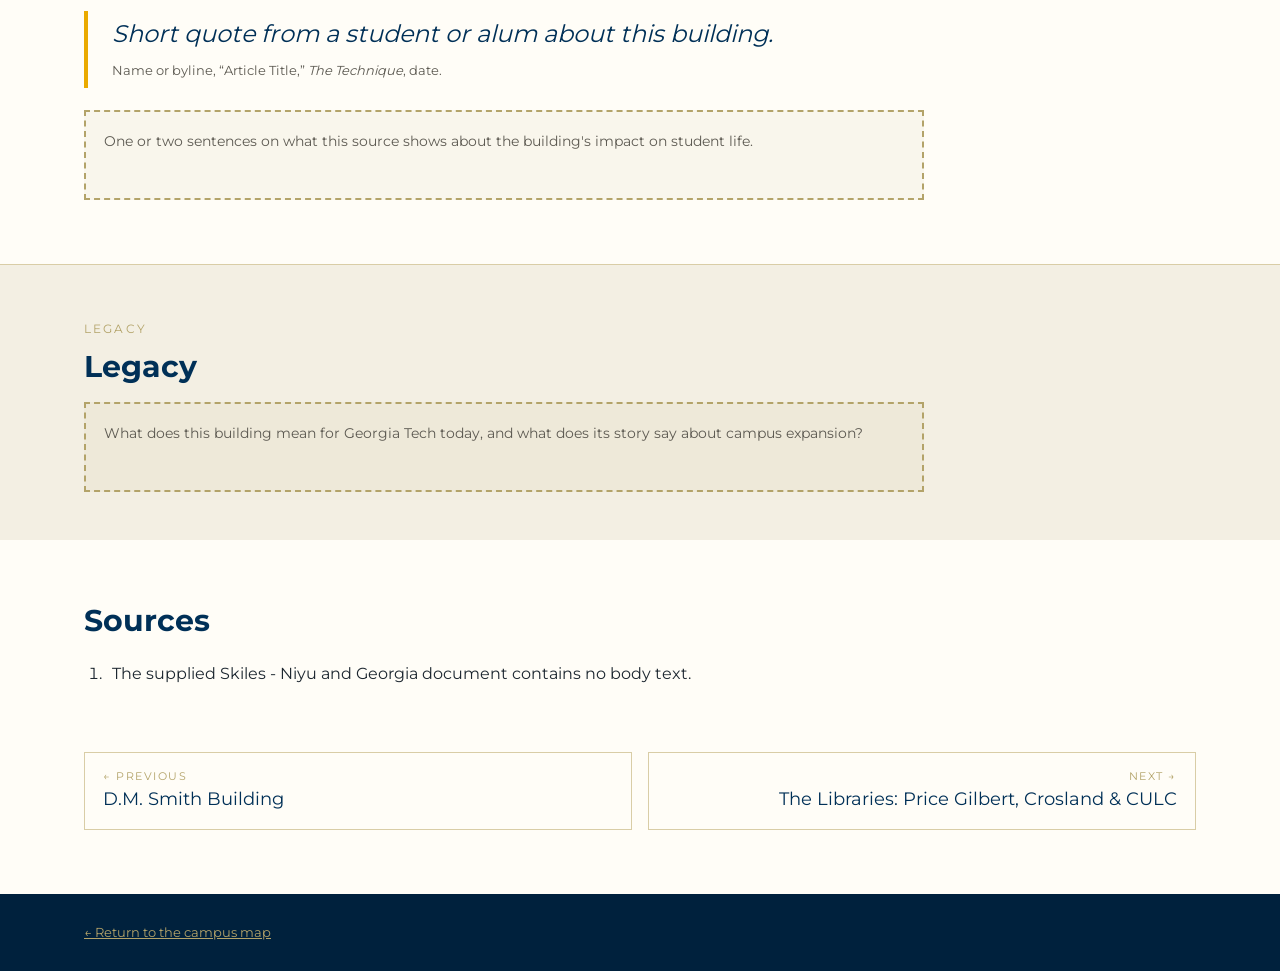
<file: buildings/skiles.html>
<!DOCTYPE html>
<html lang="en">
<head>
  <meta charset="UTF-8">
  <meta name="viewport" content="width=device-width, initial-scale=1.0">
  <title>Skiles Classroom Building · From Two to Two Hundred</title>
  <link rel="icon" type="image/png" sizes="64x64" href="../assets/images/gt-favicon.png">
  <link rel="stylesheet" href="../css/style.css">
</head>
<body>

  <header class="topbar">
    <div class="wrap">
      <a class="brand" href="../index.html">From Two to Two Hundred</a>
      <nav>
        <a href="../index.html#map">Campus Map</a>
        <a href="../index.html#buildings">Buildings</a>
        <a href="../about.html">About</a>
      </nav>
    </div>
  </header>

  <!-- ================= TITLE ================= -->
  <section class="b-hero archive-hero" style="--hero-image: url('../assets/images/skiles/historic-1967.jpg')">
    <div class="wrap">
      <a class="back-link" href="../index.html#map">&larr; Back to campus map</a>
      <p class="eyebrow">Building History</p>
      <h1>Skiles Classroom Building</h1>
      <p class="subtitle">Home of the School of Mathematics and the School of Literature, Media, and Communication.</p>
      <p class="byline">Researched &amp; written by TBD</p>
      <p class="hero-image-credit"><a href="https://commons.wikimedia.org/wiki/File:William_Vernon_Skiles_Classroom_Building,_circa_1967.png">1967 photo from <cite>The Blueprint</cite></a> (public domain).</p>
    </div>
  </section>

  <!-- ================= QUICK FACTS (edit the values) ================= -->
  <div class="wrap">
    <dl class="facts">
      <div><dt>Built</dt><dd>Year</dd></div>
      <div><dt>Architect</dt><dd>Name</dd></div>
      <div><dt>Major renovations</dt><dd>Years</dd></div>
      <div><dt>Used today for</dt><dd>Department / purpose</dd></div>
    </dl>
  </div>

  <!-- ================= HERO IMAGE ================= -->
  <section class="section">
    <div class="wrap">
      <figure>
        <!-- Replace this placeholder with:
             <img src="../assets/images/skiles/hero.jpg" alt="Describe the image"> -->
        <div class="placeholder ph-image">
          Main image goes here.Save it as <code>assets/images/skiles/hero.jpg</code>
        </div>
        <figcaption>Caption. <cite>Source title</cite>, date. Georgia Tech Archives and Special Collections.</figcaption>
      </figure>
    </div>
  </section>

  <!-- ================= 1. ORIGINS ================= -->
  <section class="section">
    <div class="wrap">
      <span class="section-num">01</span>
      <h2>Origins</h2>
      <div class="prose">
        <div class="placeholder ph-text">
          Why was this building built, when, and by whom? What did campus look like around it at the time?
          (Replace this box with &lt;p&gt; paragraphs.)
        </div>
      </div>
    </div>
  </section>

  <!-- ================= 2. TIMELINE ================= -->
  <section class="section">
    <div class="wrap">
      <span class="section-num">02</span>
      <h2>Timeline of Expansion</h2>
      <ol class="timeline">
        <li><span class="year">YEAR</span>Construction begins / building opens.</li>
        <li><span class="year">YEAR</span>First renovation or addition.</li>
        <li><span class="year">YEAR</span>Later renovation, change of use, etc.</li>
        <li><span class="year">YEAR</span>Present day.</li>
      </ol>
    </div>
  </section>

  <!-- ================= 3. THEN & NOW ================= -->
  <section class="section">
    <div class="wrap">
      <span class="section-num">03</span>
      <h2>Then &amp; Now</h2>
      <div class="compare">
        <figure>
          <div class="placeholder ph-image">Historic photo<code>assets/images/skiles/then.jpg</code></div>
          <figcaption>Then: caption and citation.</figcaption>
        </figure>
        <figure>
          <div class="placeholder ph-image">Recent photo<code>assets/images/skiles/now.jpg</code></div>
          <figcaption>Now: caption and citation.</figcaption>
        </figure>
      </div>
    </div>
  </section>

  <!-- ================= 4. RENOVATION & WHO IT SERVED ================= -->
  <section class="section">
    <div class="wrap">
      <span class="section-num">04</span>
      <h2>Renovation &amp; Who It Served</h2>
      <div class="prose">
        <div class="placeholder ph-text">
          How did the building change, and how did those changes benefit specific students,
          departments, or the surrounding community?
        </div>
      </div>
    </div>
  </section>

  <!-- ================= 5. FROM THE ARCHIVES ================= -->
  <section class="section">
    <div class="wrap">
      <span class="section-num">05</span>
      <h2>From the Archives</h2>
      <div class="gallery">
        <figure>
          <div class="placeholder ph-image">Archival image 1<code>assets/images/skiles/archive-1.jpg</code></div>
          <figcaption>Caption. <cite>Source</cite>, date.</figcaption>
        </figure>
        <figure>
          <div class="placeholder ph-image">Archival image 2<code>assets/images/skiles/archive-2.jpg</code></div>
          <figcaption>Caption. <cite>Source</cite>, date.</figcaption>
        </figure>
        <figure>
          <div class="placeholder ph-image">Archival image 3<code>assets/images/skiles/archive-3.jpg</code></div>
          <figcaption>Caption. <cite>Source</cite>, date.</figcaption>
        </figure>
      </div>
    </div>
  </section>

  <!-- ================= 6. STUDENT VOICES ================= -->
  <section class="section">
    <div class="wrap">
      <span class="section-num">06</span>
      <h2>Student Voices</h2>
      <p class="section-lede">How did students experience this space? Look for
        <em>Technique</em> articles, yearbook (<em>Blueprint</em>) entries, or alumni recollections.</p>
      <blockquote class="pullquote">
        <p>Short quote from a student or alum about this building.</p>
        <footer>Name or byline, &ldquo;Article Title,&rdquo; <cite>The Technique</cite>, date.</footer>
      </blockquote>
      <div class="prose">
        <div class="placeholder ph-text">
          One or two sentences on what this source shows about the building's impact on student life.
        </div>
      </div>
    </div>
  </section>

  <!-- ================= LEGACY ================= -->
  <section class="legacy">
    <div class="wrap">
      <span class="section-num">LEGACY</span>
      <h2 style="font-size:30px;color:var(--navy);margin:0 0 10px;">Legacy</h2>
      <div class="prose" style="max-width:70ch;">
        <div class="placeholder ph-text">
          What does this building mean for Georgia Tech today, and what does its story say about campus expansion?
        </div>
      </div>
    </div>
  </section>

  <!-- ================= SOURCES (MLA) ================= -->
  <section class="section sources">
    <div class="wrap">
      <h2>Sources</h2>
      <ol>
        <li>The supplied Skiles - Niyu and Georgia document contains no body text.</li>
      </ol>
    </div>
  </section>

  <!-- ================= PREV / NEXT ================= -->
  <div class="wrap">
    <nav class="pager">
      <a class="prev" href="dm-smith.html"><span class="dir">&larr; Previous</span>D.M. Smith Building</a>
      <a class="next" href="libraries.html"><span class="dir">Next &rarr;</span>The Libraries: Price Gilbert, Crosland &amp; CULC</a>
    </nav>
  </div>

  <footer>
    <div class="wrap"><a href="../index.html">&larr; Return to the campus map</a></div>
  </footer>

</body>
</html>
</file>
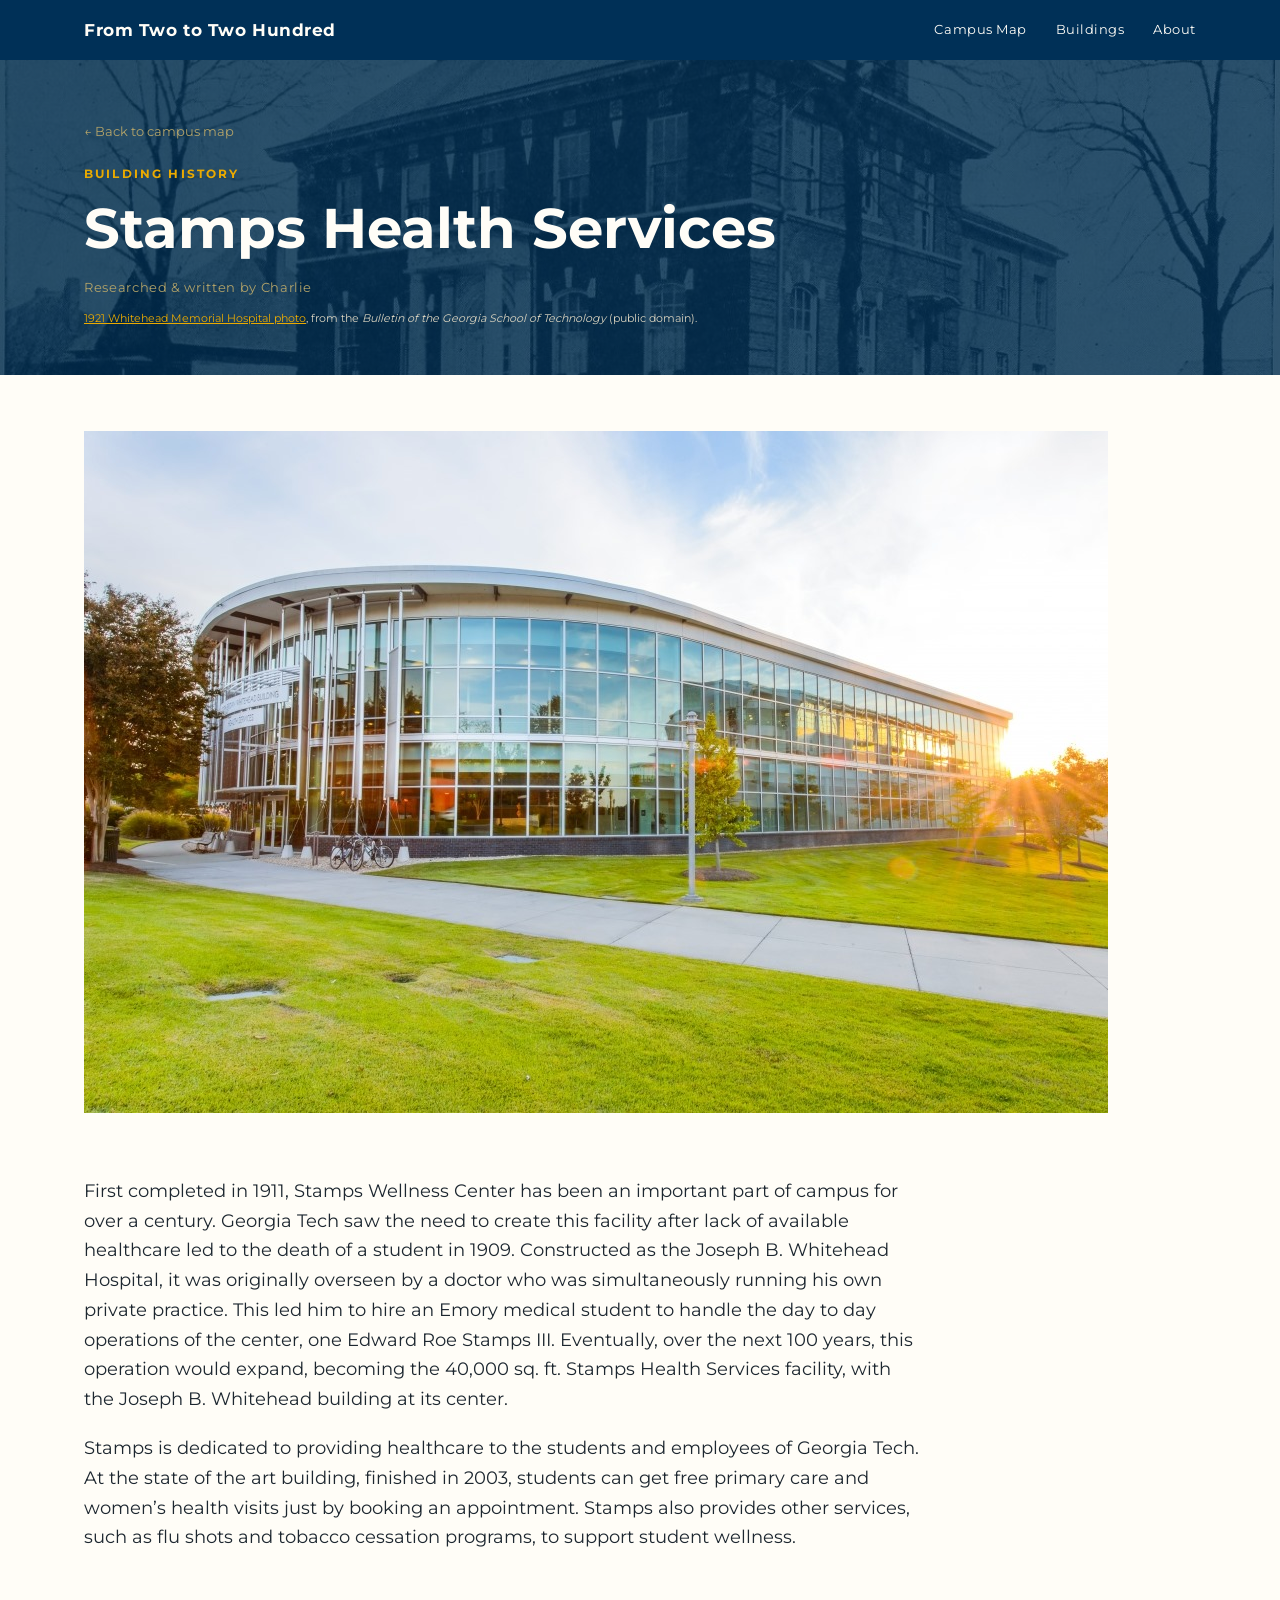
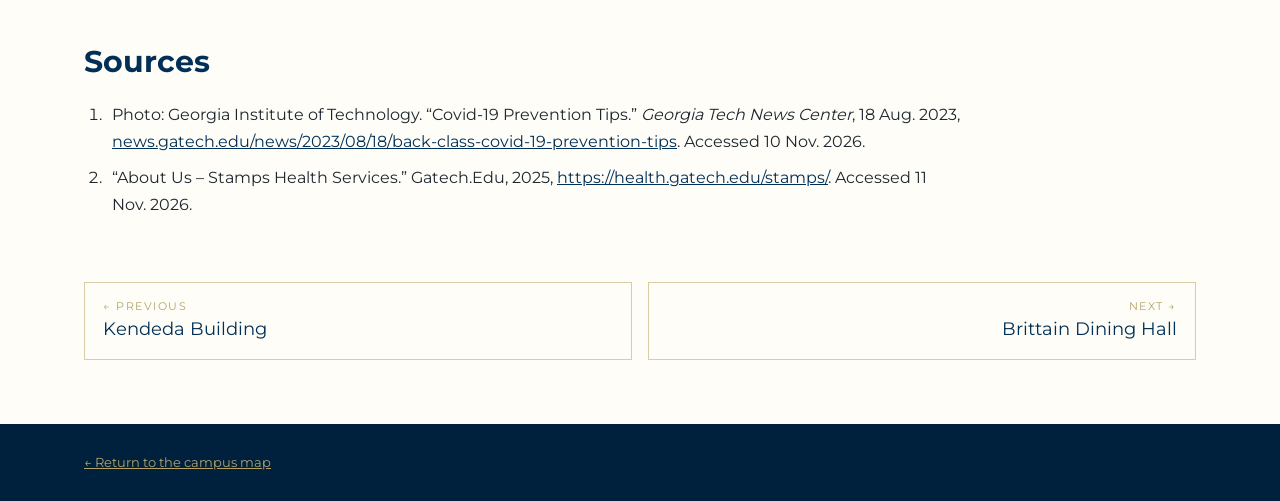
<file: buildings/stamps.html>
<!DOCTYPE html>
<html lang="en">
<head>
  <meta charset="UTF-8">
  <meta name="viewport" content="width=device-width, initial-scale=1.0">
  <title>Stamps Health Services · From Two to Two Hundred</title>
  <link rel="icon" type="image/png" sizes="64x64" href="../assets/images/gt-favicon.png">
  <link rel="stylesheet" href="../css/style.css">
</head>
<body>

  <header class="topbar">
    <div class="wrap">
      <a class="brand" href="../index.html">From Two to Two Hundred</a>
      <nav>
        <a href="../index.html#map">Campus Map</a>
        <a href="../index.html#buildings">Buildings</a>
        <a href="../about.html">About</a>
      </nav>
    </div>
  </header>

  <!-- ================= TITLE ================= -->
  <section class="b-hero archive-hero" style="--hero-image: url('../assets/images/stamps/historic-1921.jpg')">
    <div class="wrap">
      <a class="back-link" href="../index.html#map">&larr; Back to campus map</a>
      <p class="eyebrow">Building History</p>
      <h1>Stamps Health Services</h1>
      <p class="byline">Researched &amp; written by Charlie</p>
      <p class="hero-image-credit"><a href="https://commons.wikimedia.org/wiki/File:Whitehead_Memorial_Hospital.jpg">1921 Whitehead Memorial Hospital photo</a>, from the <cite>Bulletin of the Georgia School of Technology</cite> (public domain).</p>
    </div>
  </section>

  <!-- ================= HERO IMAGE ================= -->
  <section class="section">
    <div class="wrap">
      <figure>
        <img src="../assets/images/stamps/hero.png" alt="Stamps Health Services in the Joseph Brown Whitehead Building">
      </figure>
    </div>
  </section>

  <section class="section">
    <div class="wrap">
      <div class="prose">
        <p>First completed in 1911, Stamps Wellness Center has been an important part of campus for over a century. Georgia Tech saw the need to create this facility after lack of available healthcare led to the death of a student in 1909. Constructed as the Joseph B. Whitehead Hospital, it was originally overseen by a doctor who was simultaneously running his own private practice. This led him to hire an Emory medical student to handle the day to day operations of the center, one Edward Roe Stamps III. Eventually, over the next 100 years, this operation would expand, becoming the 40,000 sq. ft. Stamps Health Services facility, with the Joseph B. Whitehead building at its center.&nbsp;</p>
        <p>Stamps is dedicated to providing healthcare to the students and employees of Georgia Tech. At the state of the art building, finished in 2003, students can get free primary care and women&rsquo;s health visits just by booking an appointment. Stamps also provides other services, such as flu shots and tobacco cessation programs, to support student wellness.&nbsp;</p>
      </div>
    </div>
  </section>

  <section class="section sources">
    <div class="wrap">
      <h2>Sources</h2>
      <ol>
        <li id="source-photo">Photo: Georgia Institute of Technology. “Covid-19 Prevention Tips.” <cite>Georgia Tech News Center</cite>, 18 Aug. 2023, <a href="https://news.gatech.edu/news/2023/08/18/back-class-covid-19-prevention-tips">news.gatech.edu/news/2023/08/18/back-class-covid-19-prevention-tips</a>. Accessed 10 Nov. 2026.</li>
        <li>&ldquo;About Us &ndash; Stamps Health Services.&rdquo; Gatech.Edu, 2025, <a href="https://health.gatech.edu/stamps/">https://health.gatech.edu/stamps/</a>. Accessed 11 Nov. 2026.</li>
      </ol>
    </div>
  </section>

  <!-- ================= PREV / NEXT ================= -->
  <div class="wrap">
    <nav class="pager">
      <a class="prev" href="kendeda.html"><span class="dir">&larr; Previous</span>Kendeda Building</a>
      <a class="next" href="brittain.html"><span class="dir">Next &rarr;</span>Brittain Dining Hall</a>
    </nav>
  </div>

  <footer>
    <div class="wrap"><a href="../index.html">&larr; Return to the campus map</a></div>
  </footer>

</body>
</html>
</file>
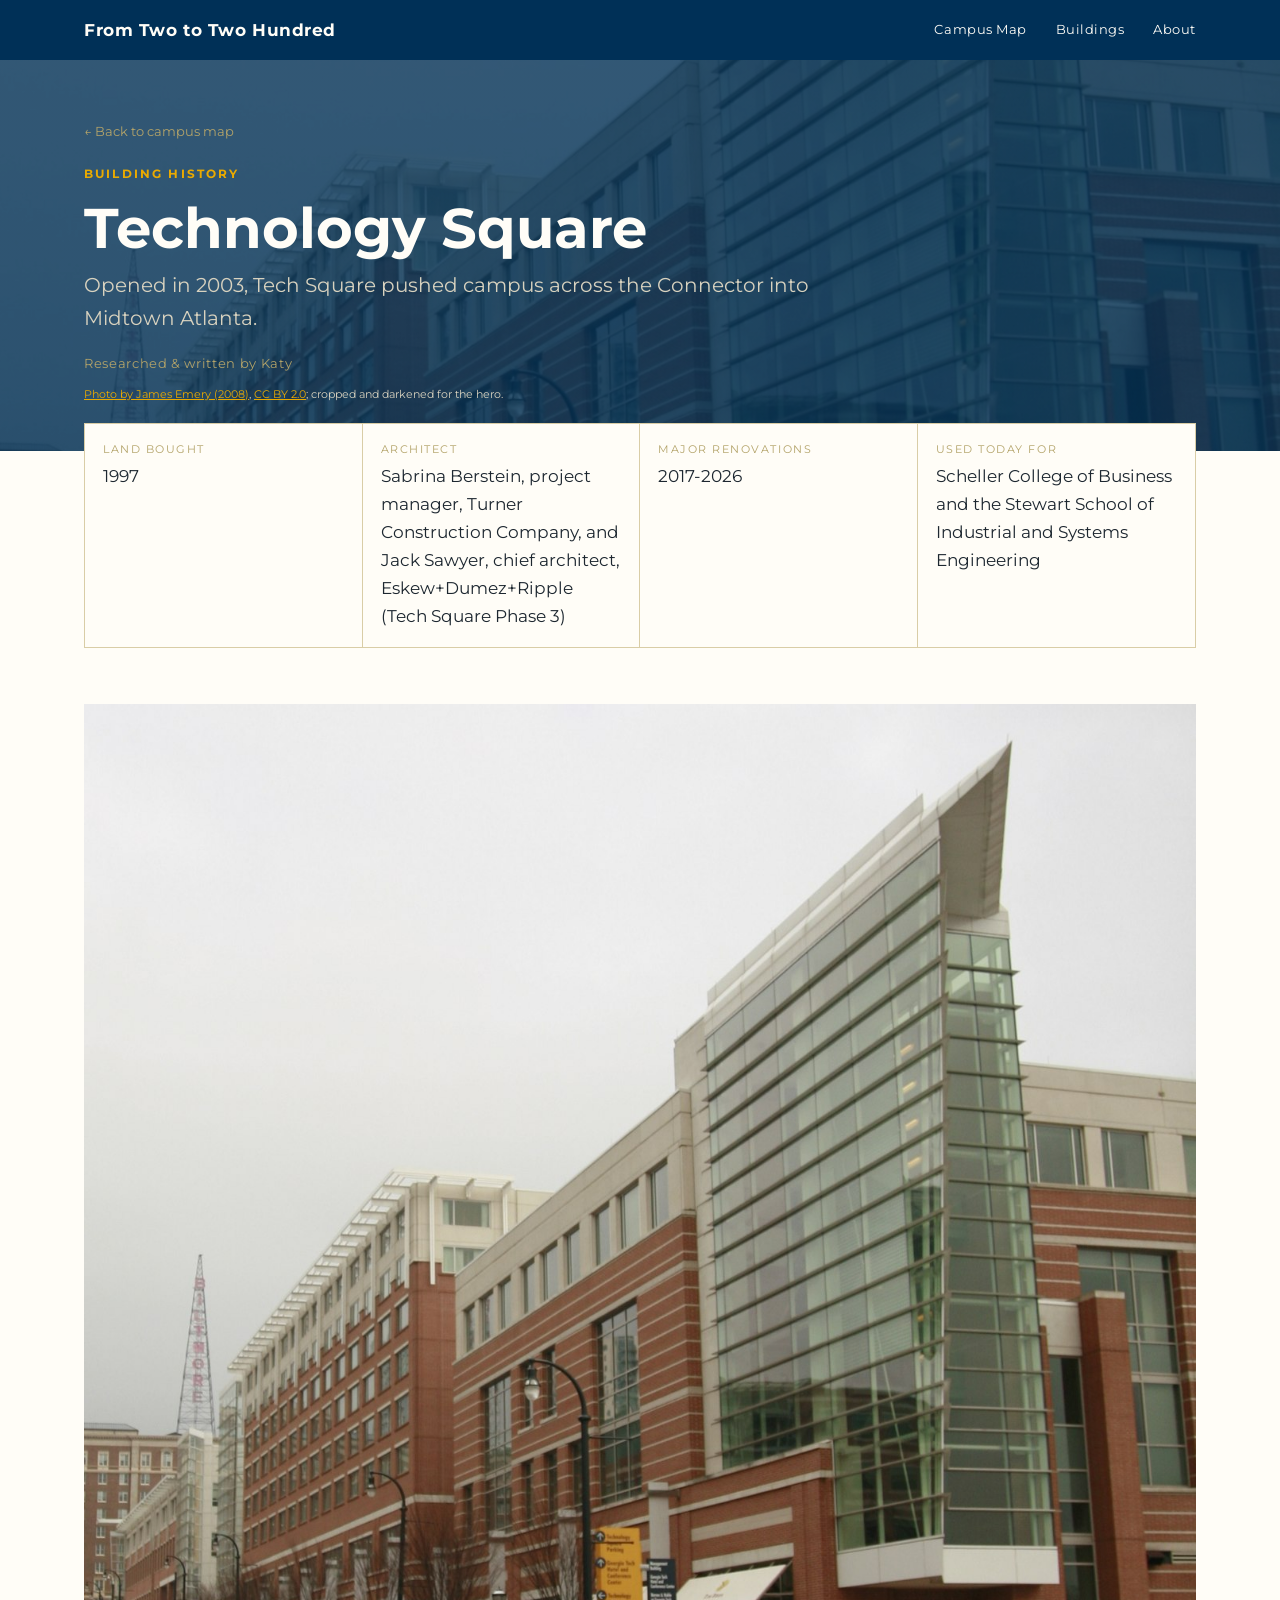
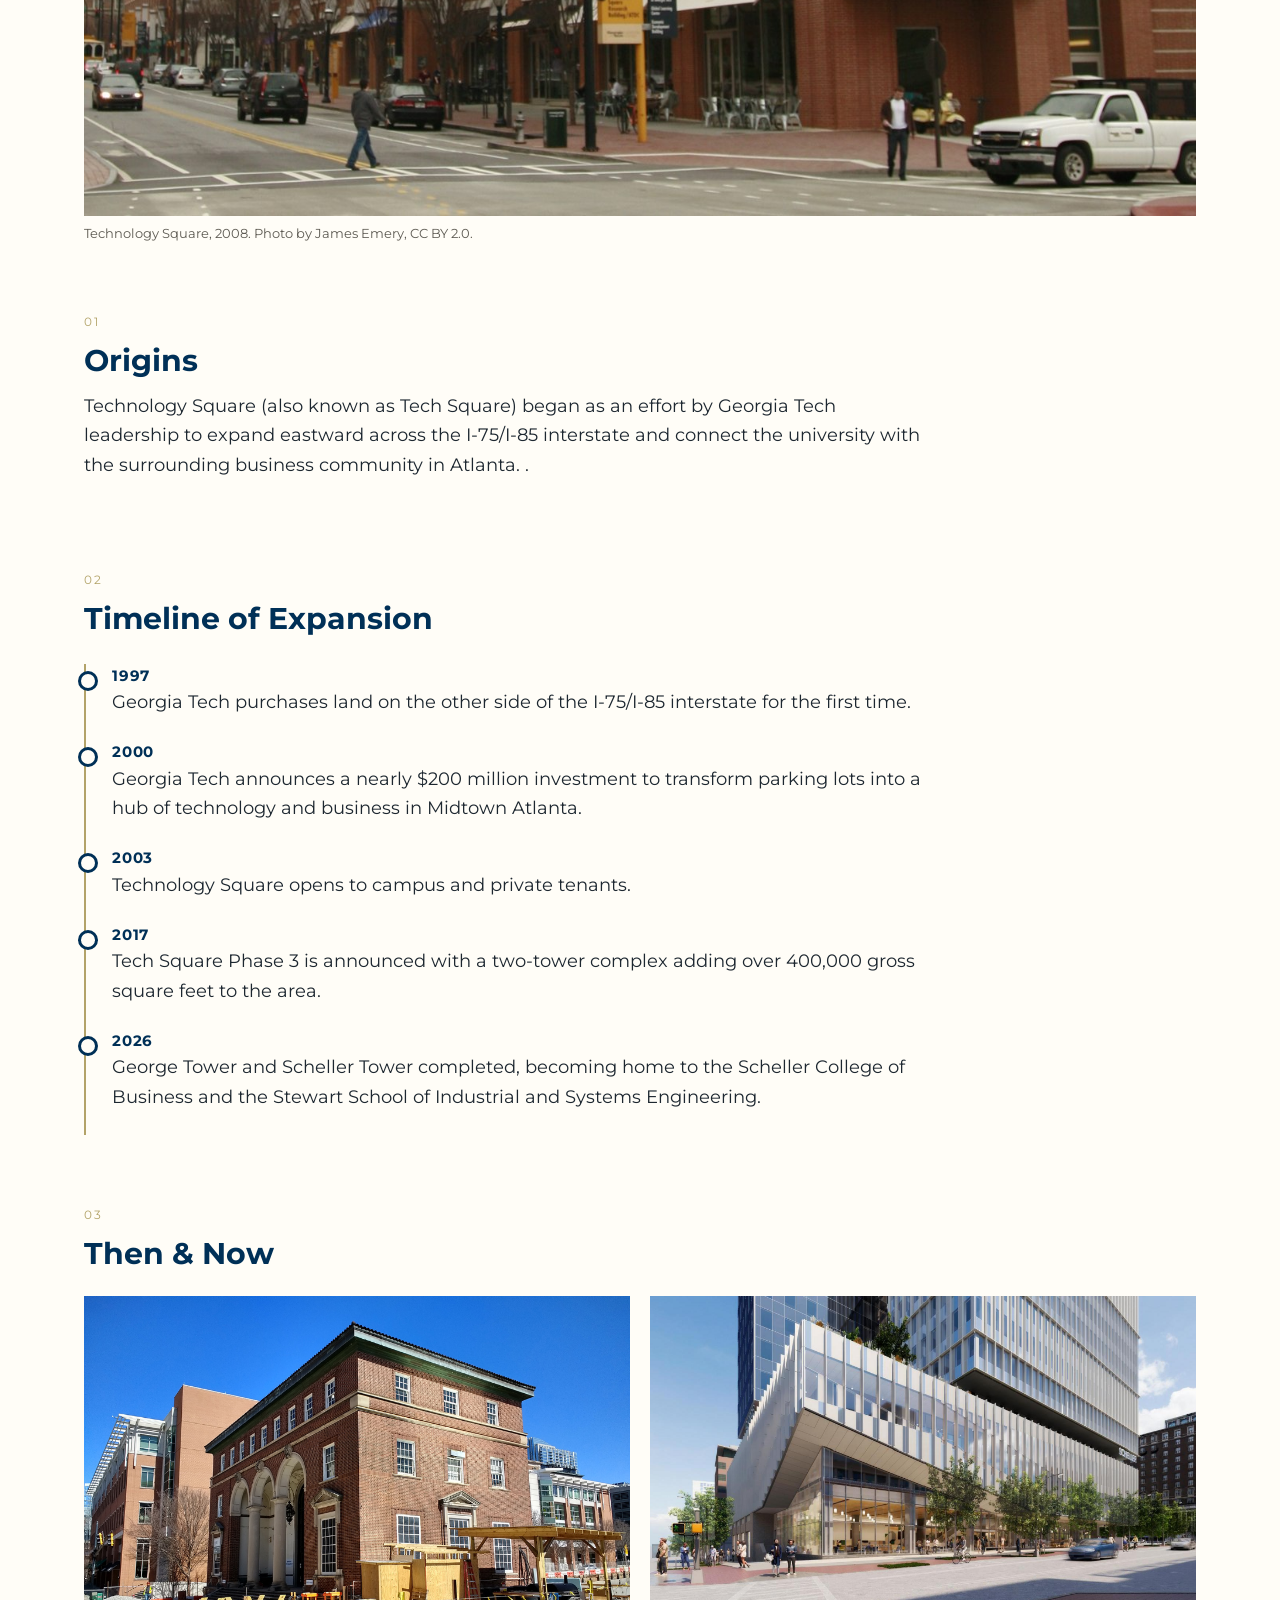
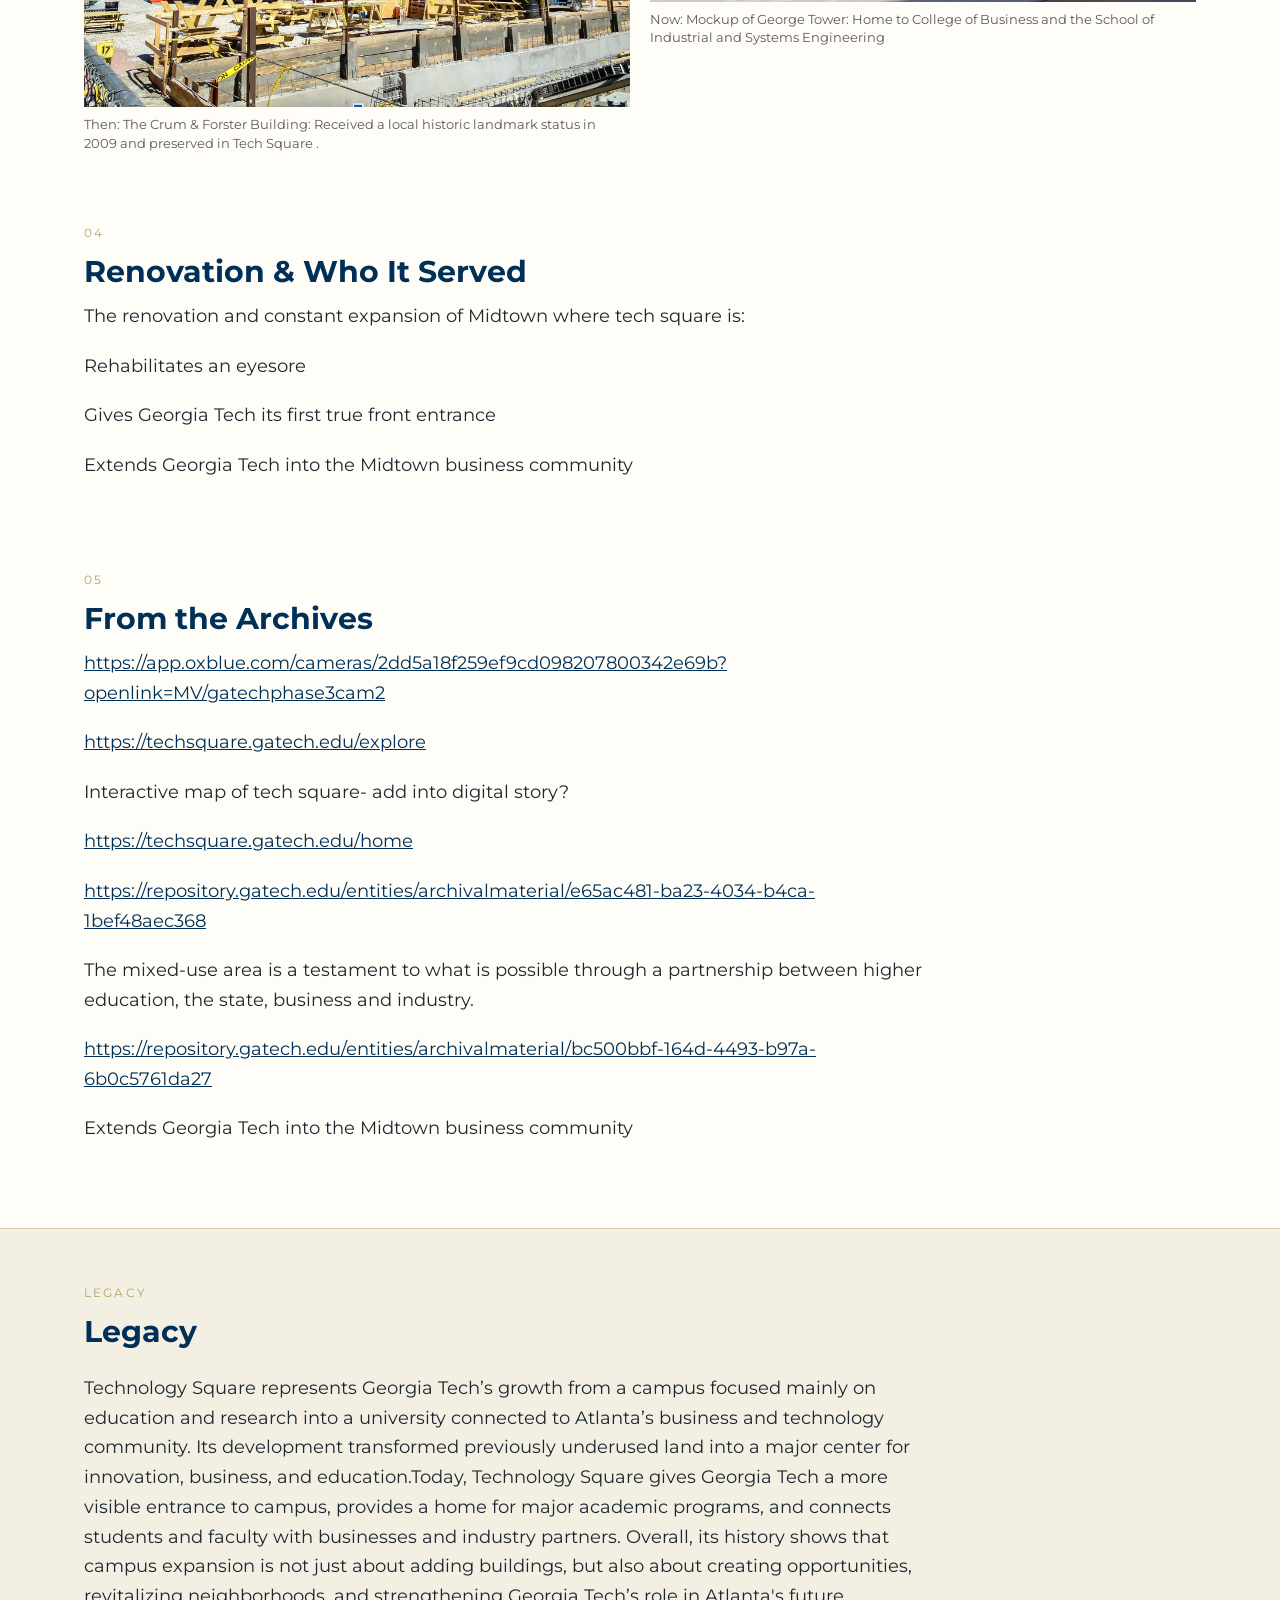
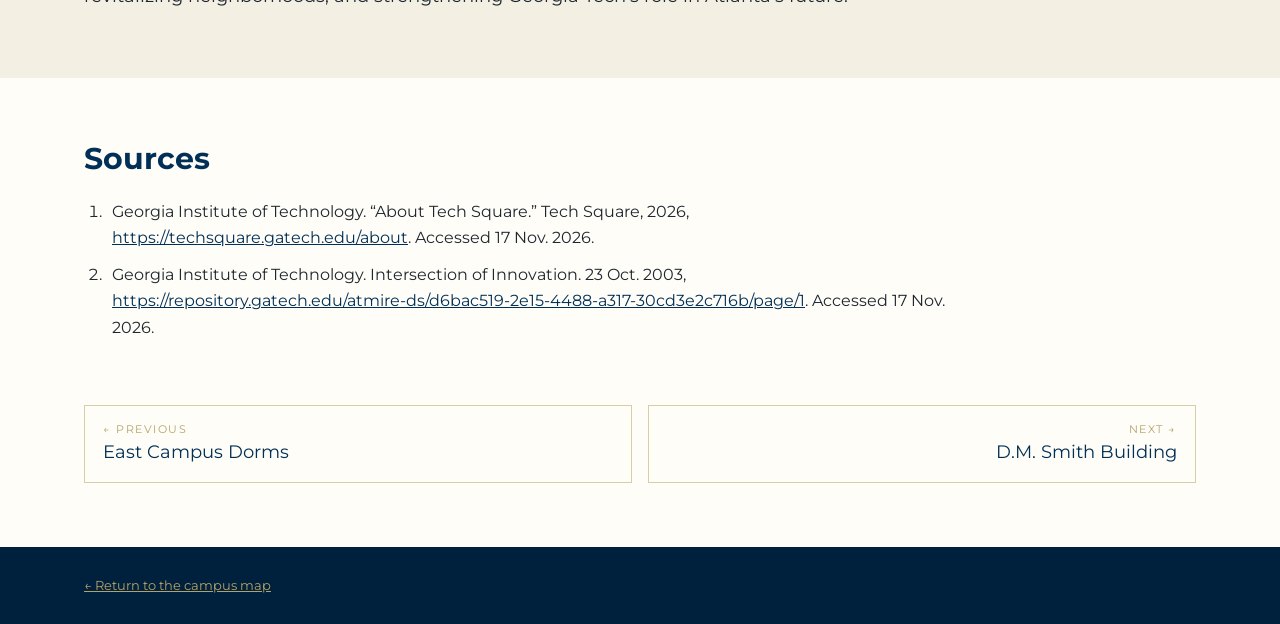
<file: buildings/tech-square.html>
<!DOCTYPE html>
<html lang="en">
<head>
  <meta charset="UTF-8">
  <meta name="viewport" content="width=device-width, initial-scale=1.0">
  <title>Technology Square · From Two to Two Hundred</title>
  <link rel="icon" type="image/png" sizes="64x64" href="../assets/images/gt-favicon.png">
  <link rel="stylesheet" href="../css/style.css">
</head>
<body>

  <header class="topbar">
    <div class="wrap">
      <a class="brand" href="../index.html">From Two to Two Hundred</a>
      <nav>
        <a href="../index.html#map">Campus Map</a>
        <a href="../index.html#buildings">Buildings</a>
        <a href="../about.html">About</a>
      </nav>
    </div>
  </header>

  <!-- ================= TITLE ================= -->
  <section class="b-hero archive-hero" style="--hero-image: url('../assets/images/tech-square/historic-2008.jpg')">
    <div class="wrap">
      <a class="back-link" href="../index.html#map">&larr; Back to campus map</a>
      <p class="eyebrow">Building History</p>
      <h1>Technology Square</h1>
      <p class="subtitle">Opened in 2003, Tech Square pushed campus across the Connector into Midtown Atlanta.</p>
      <p class="byline">Researched &amp; written by Katy</p>
      <p class="hero-image-credit"><a href="https://commons.wikimedia.org/wiki/File:Technology_Square_6260c.jpg">Photo by James Emery (2008)</a>, <a href="https://creativecommons.org/licenses/by/2.0/">CC BY 2.0</a>; cropped and darkened for the hero.</p>
    </div>
  </section>

  <!-- ================= QUICK FACTS (edit the values) ================= -->
  <div class="wrap">
    <dl class="facts">
      <div><dt>Land Bought</dt><dd>1997</dd></div>
      <div><dt>Architect</dt><dd>Sabrina Berstein, project manager, Turner Construction Company, and Jack Sawyer, chief architect, Eskew+Dumez+Ripple (Tech Square Phase 3)</dd></div>
      <div><dt>Major renovations</dt><dd>2017-2026</dd></div>
      <div><dt>Used today for</dt><dd>Scheller College of Business and the Stewart School of Industrial and Systems Engineering</dd></div>
    </dl>
  </div>

  <!-- ================= HERO IMAGE ================= -->
  <section class="section">
    <div class="wrap">
      <figure>
        <img src="../assets/images/tech-square/historic-2008.jpg" alt="Technology Square, 2008.">
        <figcaption>Technology Square, 2008. Photo by James Emery, CC BY 2.0.</figcaption>
      </figure>
    </div>
  </section>

  <!-- ================= 1. ORIGINS ================= -->
  <section class="section">
    <div class="wrap">
      <span class="section-num">01</span>
      <h2>Origins</h2>
      <div class="prose">
        <p>Technology Square (also known as Tech Square) began as an effort by Georgia Tech leadership to expand eastward across the I-75/I-85 interstate and connect the university with the surrounding business community in Atlanta. .</p>
      </div>
    </div>
  </section>

  <!-- ================= 2. TIMELINE ================= -->
  <section class="section">
    <div class="wrap">
      <span class="section-num">02</span>
      <h2>Timeline of Expansion</h2>
      <ol class="timeline">
        <li><span class="year">1997</span>Georgia Tech purchases land on the other side of the I-75/I-85 interstate for the first time.</li>
        <li><span class="year">2000</span>Georgia Tech announces a nearly $200 million investment to transform parking lots into a hub of technology and business in Midtown Atlanta.</li>
        <li><span class="year">2003</span>Technology Square opens to campus and private tenants.</li>
        <li><span class="year">2017</span>Tech Square Phase 3 is announced with a two-tower complex adding over 400,000 gross square feet to the area.</li>
        <li><span class="year">2026</span>George Tower and Scheller Tower completed, becoming home to the Scheller College of Business and the Stewart School of Industrial and Systems Engineering.</li>
      </ol>
    </div>
  </section>

  <!-- ================= 3. THEN & NOW ================= -->
  <section class="section">
    <div class="wrap">
      <span class="section-num">03</span>
      <h2>Then &amp; Now</h2>
      <div class="compare">
        <figure>
          <img src="../assets/images/tech-square/crum-forster.png" alt="The Crum &amp; Forster Building during Tech Square construction.">
          <figcaption>Then: The Crum &amp; Forster Building: Received a local historic landmark status in 2009 and preserved in Tech Square .</figcaption>
        </figure>
        <figure>
          <img src="../assets/images/tech-square/george-tower-mockup.png" alt="Architectural mockup of George Tower at Tech Square.">
          <figcaption>Now: Mockup of George Tower: Home to College of Business and the School of Industrial and Systems Engineering</figcaption>
        </figure>
      </div>
    </div>
  </section>

  <!-- ================= 4. RENOVATION & WHO IT SERVED ================= -->
  <section class="section">
    <div class="wrap">
      <span class="section-num">04</span>
      <h2>Renovation &amp; Who It Served</h2>
      <div class="prose">
        <p>The renovation and constant expansion of Midtown where tech square is:</p>
        <p>Rehabilitates an eyesore</p>
        <p>Gives Georgia Tech  its first true front  entrance</p>
        <p>Extends Georgia Tech into the  Midtown business community</p>
      </div>
    </div>
  </section>

  <!-- ================= 5. FROM THE ARCHIVES ================= -->
  <section class="section">
    <div class="wrap">
      <span class="section-num">05</span>
      <h2>From the Archives</h2>
      <div class="prose">
        <p><a href="https://app.oxblue.com/cameras/2dd5a18f259ef9cd098207800342e69b?openlink=MV/gatechphase3cam2">https://app.oxblue.com/cameras/2dd5a18f259ef9cd098207800342e69b?openlink=MV/gatechphase3cam2</a></p>
        <p><a href="https://techsquare.gatech.edu/explore">https://techsquare.gatech.edu/explore</a></p>
        <p>Interactive map of tech square- add into digital story?</p>
        <p><a href="https://techsquare.gatech.edu/home">https://techsquare.gatech.edu/home</a></p>
        <p><a href="https://repository.gatech.edu/entities/archivalmaterial/e65ac481-ba23-4034-b4ca-1bef48aec368">https://repository.gatech.edu/entities/archivalmaterial/e65ac481-ba23-4034-b4ca-1bef48aec368</a></p>
        <p>The mixed-use area is a testament to what is possible through a partnership between higher education, the state, business and industry.</p>
        <p><a href="https://repository.gatech.edu/entities/archivalmaterial/bc500bbf-164d-4493-b97a-6b0c5761da27">https://repository.gatech.edu/entities/archivalmaterial/bc500bbf-164d-4493-b97a-6b0c5761da27</a></p>
        <p>Extends Georgia Tech into the Midtown business community</p>
      </div>
    </div>
  </section>

  <!-- ================= LEGACY ================= -->
  <section class="legacy">
    <div class="wrap">
      <span class="section-num">LEGACY</span>
      <h2 style="font-size:30px;color:var(--navy);margin:0 0 10px;">Legacy</h2>
      <div class="prose" style="max-width:70ch;">
        <p>Technology Square represents Georgia Tech&rsquo;s growth from a campus focused mainly on education and research into a university connected to Atlanta&rsquo;s business and technology community. Its development transformed previously underused land into a major center for innovation, business, and education.Today, Technology Square gives Georgia Tech a more visible entrance to campus, provides a home for major academic programs, and connects students and faculty with businesses and industry partners. Overall, its history shows that campus expansion is not just about adding buildings, but also about creating opportunities, revitalizing neighborhoods, and strengthening Georgia Tech&rsquo;s role in Atlanta's future.</p>
      </div>
    </div>
  </section>

  <!-- ================= SOURCES (MLA) ================= -->
  <section class="section sources">
    <div class="wrap">
      <h2>Sources</h2>
      <ol>
        <li>Georgia Institute of Technology. &ldquo;About Tech Square.&rdquo; Tech Square, 2026, <a href="https://techsquare.gatech.edu/about">https://techsquare.gatech.edu/about</a>. Accessed 17 Nov. 2026.</li>
        <li>Georgia Institute of Technology. Intersection of Innovation. 23 Oct. 2003, <a href="https://repository.gatech.edu/atmire-ds/d6bac519-2e15-4488-a317-30cd3e2c716b/page/1">https://repository.gatech.edu/atmire-ds/d6bac519-2e15-4488-a317-30cd3e2c716b/page/1</a>. Accessed 17 Nov. 2026.</li>
      </ol>
    </div>
  </section>

  <!-- ================= PREV / NEXT ================= -->
  <div class="wrap">
    <nav class="pager">
      <a class="prev" href="east-campus-dorms.html"><span class="dir">&larr; Previous</span>East Campus Dorms</a>
      <a class="next" href="dm-smith.html"><span class="dir">Next &rarr;</span>D.M. Smith Building</a>
    </nav>
  </div>

  <footer>
    <div class="wrap"><a href="../index.html">&larr; Return to the campus map</a></div>
  </footer>

</body>
</html>
</file>
<file: css/style.css>
/* =========================================================
   From Two to Two Hundred — shared styles
   GT palette: Navy #003057, Tech Gold #B3A369, Buzz Gold #EAAA00
   ========================================================= */

:root {
  --navy: #003057;
  --navy-deep: #00213d;
  --gold: #b3a369;
  --gold-bright: #eaaa00;
  --paper: #fffdf7;
  --paper-dark: #f3efe3;
  --ink: #1d2730;
  --muted: #5d5a52;
  --line: #d9cda6;
  --sans: "Montserrat", "Segoe UI", system-ui, -apple-system, Roboto, "Helvetica Neue", Arial, sans-serif;
  --max: 1160px;
}

@font-face {
  font-family: "Montserrat";
  src: url("../assets/fonts/montserrat-400.ttf") format("truetype");
  font-style: normal;
  font-weight: 400;
  font-display: swap;
}

@font-face {
  font-family: "Montserrat";
  src: url("../assets/fonts/montserrat-700.ttf") format("truetype");
  font-style: normal;
  font-weight: 700;
  font-display: swap;
}

@font-face {
  font-family: "Montserrat";
  src: url("../assets/fonts/montserrat-800.ttf") format("truetype");
  font-style: normal;
  font-weight: 800;
  font-display: swap;
}

* { box-sizing: border-box; }

html { scroll-behavior: smooth; }

body {
  margin: 0;
  background: var(--paper);
  color: var(--ink);
  font-family: var(--sans);
  font-size: 18px;
  line-height: 1.65;
}

img { max-width: 100%; display: block; }

a { color: var(--navy); }

.wrap { max-width: var(--max); margin: 0 auto; padding: 0 24px; }

/* ---------- Top bar ---------- */
.topbar {
  background: var(--navy);
  color: var(--paper);
  font-family: var(--sans);
  font-size: 14px;
  letter-spacing: .04em;
}
.topbar .wrap { display: flex; justify-content: space-between; align-items: center; min-height: 60px; }
.topbar a { color: var(--paper); text-decoration: none; }
.topbar a:hover { color: var(--gold-bright); }
.topbar .brand { font-size: 17px; font-weight: 700; }
.topbar nav a { margin-left: 24px; font-size: 13px; }

/* ---------- Home hero ---------- */
.hero { border-bottom: 1px solid var(--line); }
.hero-cover {
  position: relative;
  display: flex;
  align-items: center;
  min-height: calc(100vh - 60px);
  min-height: calc(100svh - 60px);
  overflow: hidden;
  isolation: isolate;
  background: var(--navy-deep);
  color: var(--paper);
}
.hero-cover::after {
  content: "";
  position: absolute;
  inset: 0;
  z-index: -1;
  background: rgba(0, 48, 87, .66);
}
.hero-photo {
  position: absolute;
  inset: 0;
  z-index: -2;
  width: 100%;
  height: 100%;
  object-fit: cover;
  object-position: center 42%;
  opacity: .5;
}
.hero-content { position: relative; z-index: 1; padding-top: 72px; padding-bottom: 90px; }
.hero-ambient {
  position: absolute;
  inset: 0;
  z-index: 0;
  overflow: hidden;
  pointer-events: none;
  background:
    radial-gradient(ellipse at 18% 82%, rgba(234,170,0,.16), transparent 30%),
    radial-gradient(ellipse at 80% 18%, rgba(179,163,105,.12), transparent 34%);
}
.hero-ambient::before {
  content: "";
  position: absolute;
  inset: 0;
  opacity: .46;
  background:
    radial-gradient(circle at 8% 22%, rgba(255,230,160,.8) 0 1px, transparent 2px),
    radial-gradient(circle at 16% 68%, rgba(234,170,0,.9) 0 1px, transparent 2px),
    radial-gradient(circle at 26% 38%, rgba(255,253,247,.7) 0 1px, transparent 2px),
    radial-gradient(circle at 34% 82%, rgba(234,170,0,.8) 0 1px, transparent 2px),
    radial-gradient(circle at 43% 17%, rgba(255,230,160,.8) 0 1px, transparent 2px),
    radial-gradient(circle at 52% 58%, rgba(234,170,0,.8) 0 1px, transparent 2px),
    radial-gradient(circle at 61% 30%, rgba(255,253,247,.7) 0 1px, transparent 2px),
    radial-gradient(circle at 70% 76%, rgba(234,170,0,.8) 0 1px, transparent 2px),
    radial-gradient(circle at 79% 46%, rgba(255,230,160,.8) 0 1px, transparent 2px),
    radial-gradient(circle at 89% 19%, rgba(234,170,0,.8) 0 1px, transparent 2px),
    radial-gradient(circle at 94% 67%, rgba(255,253,247,.7) 0 1px, transparent 2px);
  animation: ambient-particles 12s ease-in-out infinite alternate;
}
.hero-ambient::after {
  content: "";
  position: absolute;
  width: min(46vw, 580px);
  aspect-ratio: 1;
  left: 3%;
  bottom: -55%;
  border-radius: 50%;
  background: radial-gradient(circle, rgba(234,170,0,.15), transparent 68%);
  filter: blur(18px);
  animation: ambient-glow 10s ease-in-out infinite alternate;
}
@keyframes ambient-particles {
  from { opacity: .3; transform: translateY(0); }
  to { opacity: .56; transform: translateY(-10px); }
}
@keyframes ambient-glow {
  from { opacity: .55; transform: scale(.94); }
  to { opacity: .9; transform: scale(1.06); }
}
.eyebrow {
  font-family: var(--sans);
  text-transform: uppercase;
  letter-spacing: .18em;
  font-size: 12px;
  color: var(--gold-bright);
  font-weight: 600;
  margin: 0 0 14px;
}
.hero h1 {
  max-width: 900px;
  font-family: var(--sans);
  font-size: clamp(58px, 10vw, 118px);
  line-height: .91;
  letter-spacing: -.035em;
  margin: 0;
  color: #fff;
  font-weight: 800;
}
.hero h1 em { color: var(--gold-bright); font-style: normal; }
.hero-subtitle {
  margin: 24px 0 28px;
  color: #e8e2d4;
  font-size: clamp(19px, 2.4vw, 25px);
}
.hero-byline {
  margin: -12px 0 28px;
  color: #f2d785;
  font-family: var(--sans);
  font-size: 13px;
  letter-spacing: .03em;
}
.hero-link {
  display: inline-flex;
  align-items: center;
  gap: 12px;
  color: var(--paper);
  font-family: var(--sans);
  font-size: 12px;
  letter-spacing: .12em;
  text-decoration: none;
  text-transform: uppercase;
  border-bottom: 1px solid var(--gold-bright);
  padding: 0 0 8px;
}
.hero-link:hover { color: var(--gold-bright); }
.hero-link span { font-size: 18px; }
.intro-section { padding: 64px 0 52px; border-bottom: 1px solid var(--line); }
.intro-section .eyebrow { color: var(--gold); }
.intro { max-width: 68ch; font-size: 20px; }
.intro p { margin: 0 0 1em; }

/* Draft / placeholder flags */
.draft-note {
  display: inline-block;
  font-family: var(--sans);
  font-size: 12px;
  background: #fff3c4;
  border: 1px solid #e6cf73;
  color: #6b5600;
  padding: 2px 8px;
  border-radius: 0;
  margin-bottom: 10px;
}

/* ---------- Map section ---------- */
.map-section { padding: 48px 0 24px; }
.map-section h2, .section h2 {
  font-size: 30px;
  color: var(--navy);
  margin: 0 0 6px;
  font-weight: 600;
}
.map-section .hint { font-family: var(--sans); font-size: 14px; color: var(--muted); margin: 0 0 20px; }

.map-frame {
  position: relative;
  background: #e7e8e9;
  max-width: 1052px;
  margin: 0 auto;
  border: 1px solid var(--line);
  border-radius: 0;
  overflow: hidden;
}
#campus-map { width: 100%; height: auto; display: block; }

/* Clickable buildings */
.bldg { cursor: pointer; outline: none; }
.bldg .shape {
  fill: rgba(234,170,0,.38);
  stroke: var(--gold-bright);
  stroke-width: 2.5;
  transition: fill .2s ease, filter .2s ease;
}
.bldg .tag {
  font-family: var(--sans);
  font-size: 11px;
  font-weight: 600;
  fill: var(--navy);
  letter-spacing: .03em;
  pointer-events: none;
  paint-order: stroke;
  stroke: #efe7d2;
  stroke-width: 4px;
  stroke-linejoin: round;
}
.bldg .pulse {
  fill: none;
  stroke: var(--gold-bright);
  stroke-width: 3;
  opacity: 0;
}
.bldg:hover .shape, .bldg:focus .shape, .bldg.active .shape {
  fill: rgba(234,170,0,.7);
  stroke: var(--navy);
  filter: drop-shadow(0 0 10px rgba(234,170,0,1));
}
.bldg:hover .pulse, .bldg:focus .pulse { animation: pulse 1.4s ease-out infinite; }
@keyframes pulse {
  0% { opacity: .9; transform: scale(1); }
  100% { opacity: 0; transform: scale(1.25); }
}
.bldg .pulse { transform-box: fill-box; transform-origin: center; }

/* Tooltip */
.map-tip {
  position: absolute;
  pointer-events: none;
  background: var(--navy-deep);
  color: var(--paper);
  font-family: var(--sans);
  font-size: 13px;
  padding: 10px 12px;
  border-radius: 0;
  max-width: 240px;
  opacity: 0;
  transform: translate(-50%, calc(-100% - 14px));
  transition: opacity .12s ease;
  z-index: 5;
}
.map-tip.show { opacity: 1; }
.map-tip strong { display: block; font-size: 16px; color: var(--gold-bright); margin-bottom: 2px; }
.map-tip .cta { display: block; margin-top: 6px; color: var(--gold); font-size: 11px; letter-spacing: .1em; text-transform: uppercase; }

.map-caption {
  font-family: var(--sans);
  font-size: 12px;
  color: var(--muted);
  padding: 10px 14px;
  border-top: 1px solid var(--line);
  background: var(--paper);
}

/* ---------- Building index (cards) ---------- */
.index-section { padding: 32px 0 72px; }
.card-grid {
  display: grid;
  grid-template-columns: repeat(auto-fill, minmax(230px, 1fr));
  gap: 16px;
  margin-top: 18px;
}
.card {
  display: block;
  background: #fffdf7;
  border: 1px solid var(--line);
  border-top: 1px solid var(--line);
  border-left: 3px solid var(--navy);
  border-radius: 0;
  padding: 20px 20px 18px;
  text-decoration: none;
  color: var(--ink);
  transition: border-color .15s ease;
}
.card:hover, .card.active { border-left-color: var(--gold-bright); }
.card h3 { margin: 0 0 4px; color: var(--navy); font-size: 19px; }
.card p { margin: 0; font-size: 15px; color: var(--muted); line-height: 1.45; }
.card .who { display: block; margin-top: 10px; font-family: var(--sans); font-size: 11px; letter-spacing: .1em; text-transform: uppercase; color: var(--gold); }

/* ---------- Building pages ---------- */
.b-hero {
  background: var(--navy);
  color: var(--paper);
  padding: 56px 0 48px;
}
.b-hero.archive-hero {
  background-image:
    linear-gradient(rgba(0, 48, 87, .78), rgba(0, 48, 87, .78)),
    var(--hero-image, url("../assets/images/east-campus-dorms/campus-plan.png"));
  background-position: center;
  background-size: cover;
}
.b-hero .eyebrow { color: var(--gold-bright); }
.b-hero h1 { font-size: clamp(34px, 5vw, 56px); margin: 0 0 10px; line-height: 1.08; font-weight: 600; }
.b-hero .subtitle { font-size: 20px; color: #d8d2bf; margin: 0; max-width: 60ch; }
.b-hero .byline { font-family: var(--sans); font-size: 13px; color: var(--gold); margin-top: 18px; letter-spacing: .05em; }
.b-hero .hero-image-credit { font-family: var(--sans); font-size: 11px; line-height: 1.45; color: #d8d2bf; margin: 12px 0 0; }
.b-hero .hero-image-credit a { color: var(--gold-bright); }
.back-link { font-family: var(--sans); font-size: 13px; color: var(--gold) !important; text-decoration: none; display: inline-block; margin-bottom: 22px; }
.back-link:hover { color: var(--gold-bright) !important; }

.facts {
  display: grid;
  grid-template-columns: repeat(auto-fit, minmax(180px, 1fr));
  gap: 0;
  border: 1px solid var(--line);
  background: #fffdf7;
  margin: -28px auto 0;
  position: relative;
  border-radius: 0;
}
.facts div { padding: 16px 18px; border-right: 1px solid var(--line); }
.facts div:last-child { border-right: 0; }
.facts dt { font-family: var(--sans); font-size: 11px; letter-spacing: .14em; text-transform: uppercase; color: var(--gold); margin: 0 0 4px; }
.facts dd { margin: 0; font-size: 17px; }

.section { padding: 56px 0 8px; }
.section .prose { max-width: 70ch; }
.section .prose p { margin: 0 0 1.1em; }
.section-num { font-family: var(--sans); font-size: 12px; color: var(--gold); letter-spacing: .18em; }

/* Placeholders — dashed boxes the team replaces */
.placeholder {
  border: 2px dashed var(--gold);
  background: rgba(179,163,105,.08);
  border-radius: 0;
  color: var(--muted);
  font-family: var(--sans);
  font-size: 14px;
  padding: 18px;
}
.placeholder code { background: rgba(0,48,87,.08); padding: 1px 5px; border-radius: 0; font-size: 13px; }
.ph-image { aspect-ratio: 16 / 9; display: flex; flex-direction: column; gap: 6px; align-items: center; justify-content: center; text-align: center; }
.ph-text { min-height: 90px; }

figure { margin: 0; }
figcaption { font-family: var(--sans); font-size: 13px; color: var(--muted); margin-top: 8px; line-height: 1.45; }
figcaption cite { font-style: italic; }

.compare { display: grid; grid-template-columns: 1fr 1fr; gap: 20px; margin-top: 18px; }
.then-now { display: grid; grid-template-columns: 1fr 1fr; border-top: 1px solid var(--line); border-bottom: 1px solid var(--line); margin-top: 18px; }
.archive-figure { max-width: 930px; margin: 24px auto 0; }
.archive-figure img { width: 100%; height: auto; border: 1px solid var(--line); background: #fff; }
.then-now article { padding: 18px 22px 18px 0; }
.then-now article + article { border-left: 1px solid var(--line); padding-left: 22px; }
.then-now h3 { margin: 0 0 8px; color: var(--navy); font-size: 20px; }
.then-now p { margin: 0; }
.gallery { display: grid; grid-template-columns: repeat(auto-fill, minmax(260px, 1fr)); gap: 20px; margin-top: 18px; }
.research-copy h3 { margin: 26px 0 8px; color: var(--navy); font-size: 19px; }
.research-gallery img { width: 100%; max-height: 340px; object-fit: contain; border: 1px solid var(--line); background: #fff; }
.research-gallery a:focus-visible { outline: 3px solid var(--gold-bright); outline-offset: 3px; }

/* Timeline */
.timeline { list-style: none; padding: 0; margin: 20px 0 0; border-left: 2px solid var(--gold); max-width: 70ch; }
.timeline li { position: relative; padding: 0 0 22px 26px; }
.timeline li::before {
  content: ""; position: absolute; left: -8px; top: 7px;
  width: 14px; height: 14px; border-radius: 50%;
  background: var(--paper); border: 3px solid var(--navy);
}
.timeline .year { font-family: var(--sans); font-weight: 700; color: var(--navy); font-size: 15px; letter-spacing: .05em; display: block; }

/* Legacy */
.legacy {
  background: var(--paper-dark);
  border-top: 1px solid var(--line);
  margin-top: 56px;
  padding: 48px 0;
}

/* Sources */
.sources ol { max-width: 80ch; padding-left: 22px; font-size: 16px; }
.sources li { margin-bottom: 10px; padding-left: 6px; text-indent: 0; }

/* Prev / next */
.pager { display: flex; justify-content: space-between; gap: 16px; padding: 40px 0 64px; font-family: var(--sans); }
.pager a {
  flex: 1; text-decoration: none; border: 1px solid var(--line); background: #fffdf7;
  padding: 14px 18px; border-radius: 0; color: var(--navy);
}
.pager a:hover { border-color: var(--gold); }
.pager .dir { display: block; font-size: 11px; letter-spacing: .14em; text-transform: uppercase; color: var(--gold); }
.pager .next { text-align: right; }

/* Footer */
footer {
  background: var(--navy-deep);
  color: #b9b4a3;
  font-family: var(--sans);
  font-size: 13px;
  padding: 28px 0;
}
footer a { color: var(--gold); }

@media (max-width: 700px) {
  body { font-size: 17px; }
  .hero-cover { min-height: calc(86vh - 60px); min-height: calc(86svh - 60px); }
  .hero-content { padding-top: 56px; padding-bottom: 88px; }
  .hero h1 { font-size: clamp(54px, 15vw, 82px); }
  .intro-section { padding: 46px 0 34px; }
  .compare { grid-template-columns: 1fr; }
  .then-now { grid-template-columns: 1fr; }
  .then-now article + article { border-left: 0; border-top: 1px solid var(--line); padding-left: 0; }
  .facts div { border-right: 0; border-bottom: 1px solid var(--line); }
  .topbar nav a:not(:first-child) { display: none; }
  .bldg .tag { display: none; }
}

@media (prefers-reduced-motion: reduce) {
  html { scroll-behavior: auto; }
  *, *::before, *::after { animation-duration: .01ms !important; transition-duration: .01ms !important; }
}

/* Student Voices pull quote */
.section-lede { font-family: var(--sans); font-size: 15px; color: var(--muted); margin: 0 0 18px; max-width: 70ch; }
.pullquote {
  margin: 0 0 22px;
  max-width: 62ch;
  border-left: 4px solid var(--gold-bright);
  padding: 6px 0 6px 24px;
}
.pullquote p { font-size: 24px; line-height: 1.4; font-style: italic; color: var(--navy); margin: 0 0 10px; }
.pullquote footer { background: none; padding: 0; font-family: var(--sans); font-size: 13px; color: var(--muted); }

/* About page prompts */
.prompt { font-family: var(--sans); font-size: 14px; color: var(--muted); margin: -4px 0 12px; }
.team-list { list-style: none; padding: 0; margin: 0; }
.team-list li { padding: 12px 0; border-bottom: 1px solid var(--line); }
.team-list strong { color: var(--navy); }
.about-body h2 { margin-top: 40px; }
</file>
